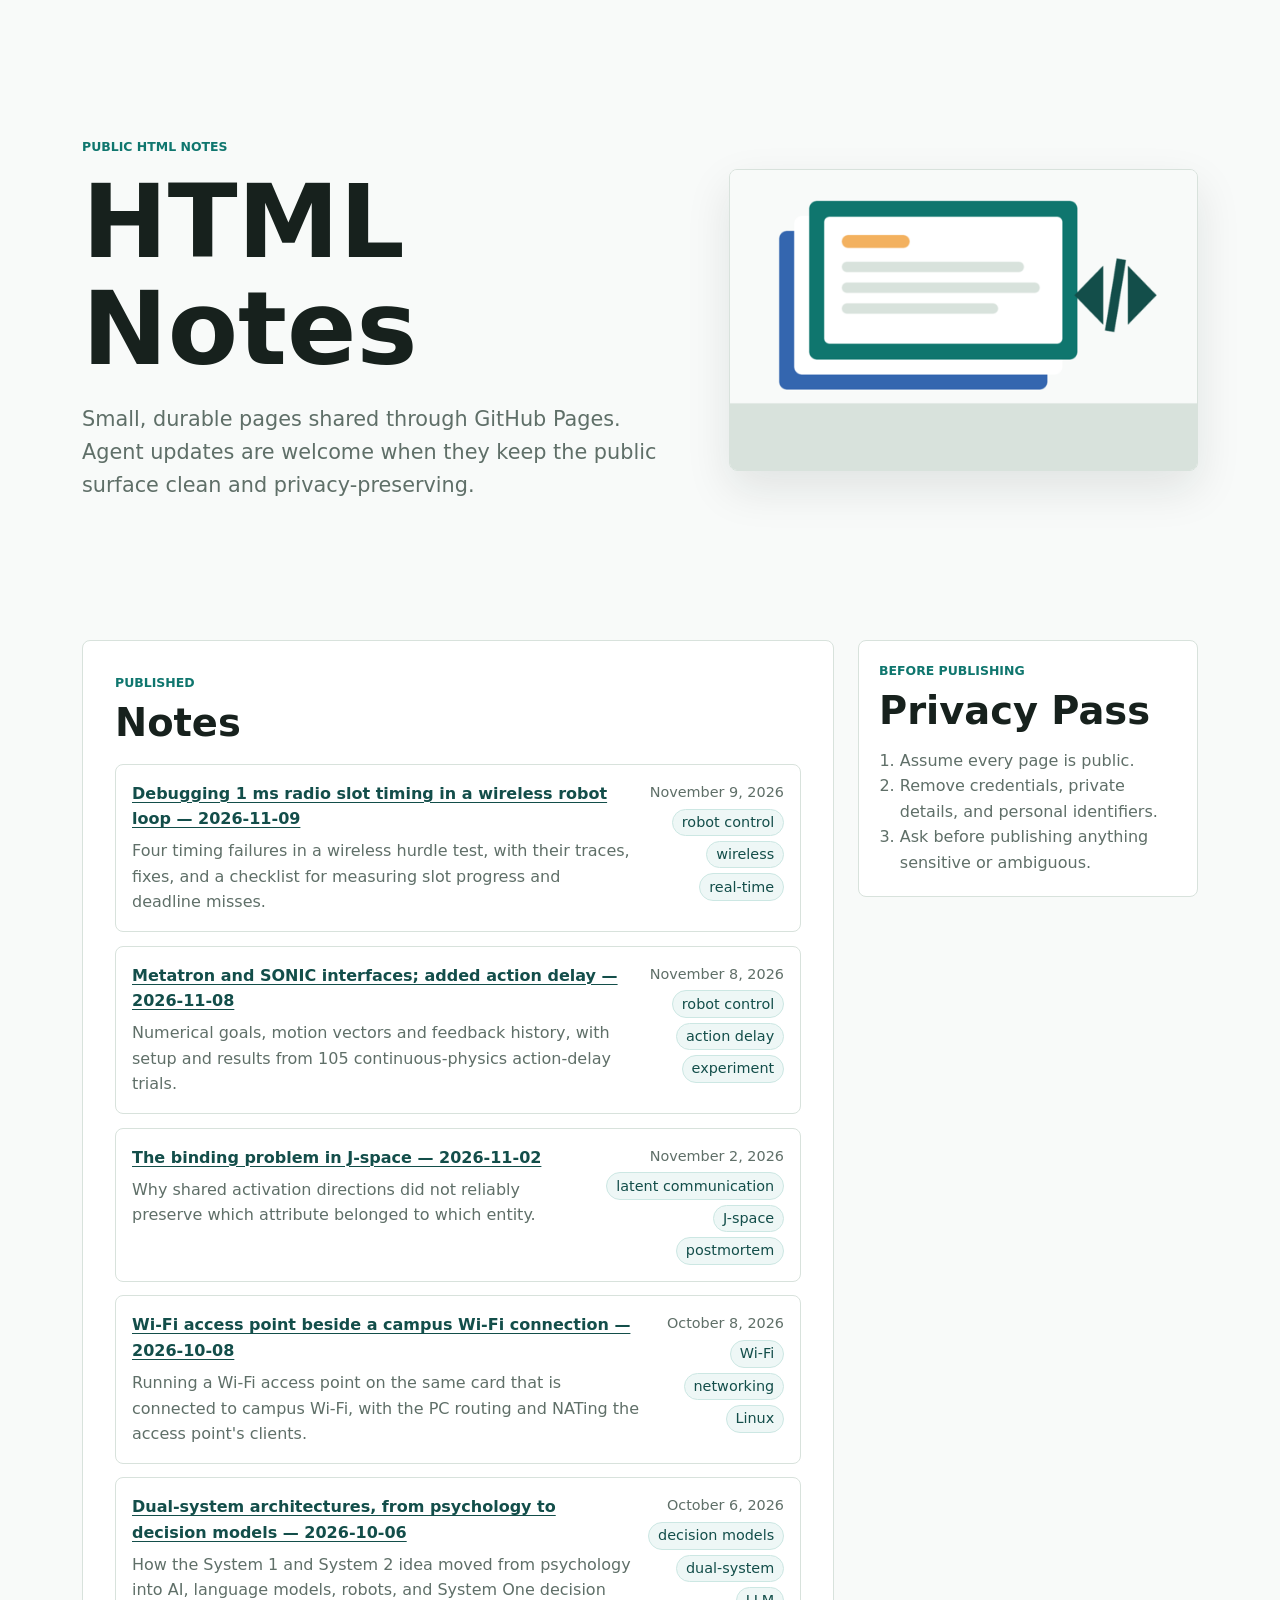
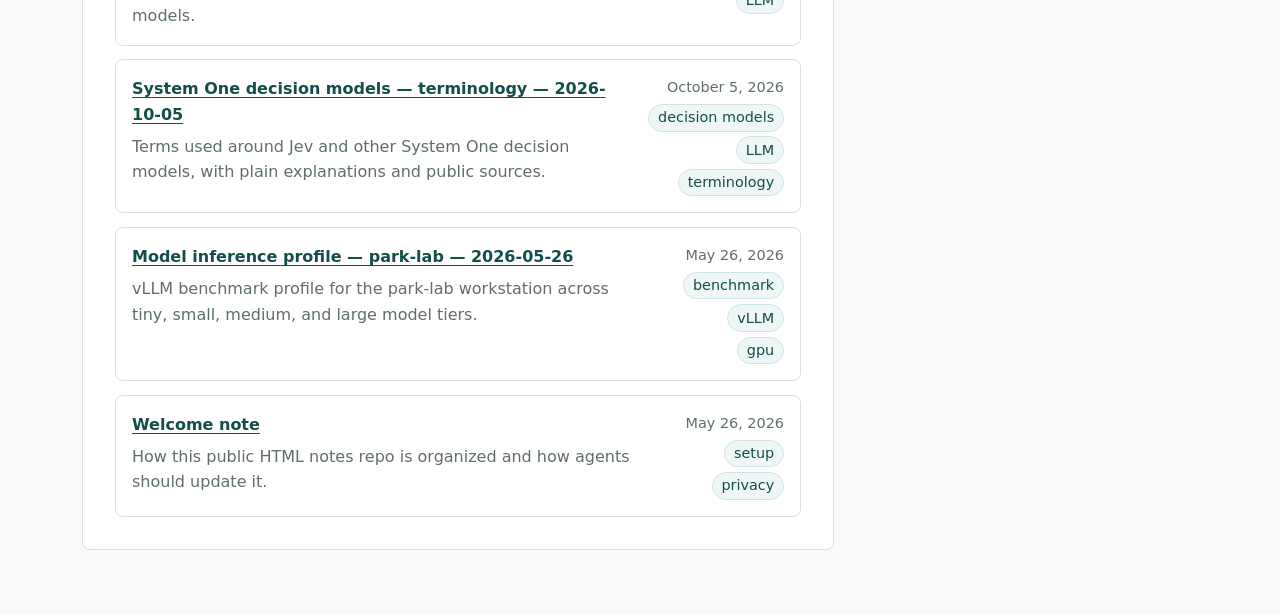
<file: index.html>
<!doctype html>
<html lang="en">
  <head>
    <meta charset="utf-8">
    <meta name="viewport" content="width=device-width, initial-scale=1">
    <title>HTML Notes</title>
    <meta
      name="description"
      content="A public collection of static HTML notes maintained by humans and agents."
    >
    <link rel="stylesheet" href="assets/styles.css">
  </head>
  <body>
    <header class="site-header">
      <div class="header-copy">
        <p class="eyebrow">Public HTML notes</p>
        <h1>HTML Notes</h1>
        <p class="intro">
          Small, durable pages shared through GitHub Pages. Agent updates are welcome
          when they keep the public surface clean and privacy-preserving.
        </p>
      </div>
      <img
        class="cover-art"
        src="assets/notes-cover.png"
        width="560"
        height="360"
        alt="Layered note cards with HTML brackets"
      >
    </header>

    <main class="page-shell">
      <section class="notes-section" aria-labelledby="notes-heading">
        <div class="section-heading">
          <p class="eyebrow">Published</p>
          <h2 id="notes-heading">Notes</h2>
        </div>

        <article class="note-card">
          <div>
            <a href="notes/debugging-radio-slot-timing-2026-11-09.html">Debugging 1 ms radio slot timing in a wireless robot loop &mdash; 2026-11-09</a>
            <p>Four timing failures in a wireless hurdle test, with their traces, fixes, and a checklist for measuring slot progress and deadline misses.</p>
          </div>
          <div class="note-meta">
            <time datetime="2026-11-09">November 9, 2026</time>
            <span>robot control</span><span>wireless</span><span>real-time</span>
          </div>
        </article>

        <article class="note-card">
          <div>
            <a href="notes/metatron-sonic-interfaces-action-delay-2026-11-08.html">Metatron and SONIC interfaces; added action delay &mdash; 2026-11-08</a>
            <p>Numerical goals, motion vectors and feedback history, with setup and results from 105 continuous-physics action-delay trials.</p>
          </div>
          <div class="note-meta">
            <time datetime="2026-11-08">November 8, 2026</time>
            <span>robot control</span><span>action delay</span><span>experiment</span>
          </div>
        </article>

        <article class="note-card">
          <div>
            <a href="notes/j-space-latent-communication-postmortem-2026-11-02.html">
              The binding problem in J-space &mdash; 2026-11-02
            </a>
            <p>
              Why shared activation directions did not reliably preserve which attribute
              belonged to which entity.
            </p>
          </div>
          <div class="note-meta">
            <time datetime="2026-11-02">November 2, 2026</time>
            <span>latent communication</span>
            <span>J-space</span>
            <span>postmortem</span>
          </div>
        </article>

        <article class="note-card">
          <div>
            <a href="notes/wifi-ap-beside-campus-wifi-2026-10-08.html">
              Wi-Fi access point beside a campus Wi-Fi connection &mdash; 2026-10-08
            </a>
            <p>
              Running a Wi-Fi access point on the same card that is connected to campus
              Wi-Fi, with the PC routing and NATing the access point's clients.
            </p>
          </div>
          <div class="note-meta">
            <time datetime="2026-10-08">October 8, 2026</time>
            <span>Wi-Fi</span>
            <span>networking</span>
            <span>Linux</span>
          </div>
        </article>

        <article class="note-card">
          <div>
            <a href="notes/dual-system-architectures-2026-10-06.html">
              Dual-system architectures, from psychology to decision models &mdash; 2026-10-06
            </a>
            <p>
              How the System 1 and System 2 idea moved from psychology into AI, language
              models, robots, and System One decision models.
            </p>
          </div>
          <div class="note-meta">
            <time datetime="2026-10-06">October 6, 2026</time>
            <span>decision models</span>
            <span>dual-system</span>
            <span>LLM</span>
          </div>
        </article>

        <article class="note-card">
          <div>
            <a href="notes/system-one-decision-models-terminology-2026-10-05.html">
              System One decision models &mdash; terminology &mdash; 2026-10-05
            </a>
            <p>
              Terms used around Jev and other System One decision models, with plain
              explanations and public sources.
            </p>
          </div>
          <div class="note-meta">
            <time datetime="2026-10-05">October 5, 2026</time>
            <span>decision models</span>
            <span>LLM</span>
            <span>terminology</span>
          </div>
        </article>

        <article class="note-card">
          <div>
            <a href="notes/model-inference-profile-park-lab-2026-05-26.html">
              Model inference profile &mdash; park-lab &mdash; 2026-05-26
            </a>
            <p>
              vLLM benchmark profile for the park-lab workstation across tiny,
              small, medium, and large model tiers.
            </p>
          </div>
          <div class="note-meta">
            <time datetime="2026-05-26">May 26, 2026</time>
            <span>benchmark</span>
            <span>vLLM</span>
            <span>gpu</span>
          </div>
        </article>

        <article class="note-card">
          <div>
            <a href="notes/welcome.html">Welcome note</a>
            <p>
              How this public HTML notes repo is organized and how agents should
              update it.
            </p>
          </div>
          <div class="note-meta">
            <time datetime="2026-05-26">May 26, 2026</time>
            <span>setup</span>
            <span>privacy</span>
          </div>
        </article>
      </section>

      <aside class="rules-panel" aria-labelledby="rules-heading">
        <p class="eyebrow">Before publishing</p>
        <h2 id="rules-heading">Privacy Pass</h2>
        <ol>
          <li>Assume every page is public.</li>
          <li>Remove credentials, private details, and personal identifiers.</li>
          <li>Ask before publishing anything sensitive or ambiguous.</li>
        </ol>
      </aside>
    </main>
  </body>
</html>
</file>
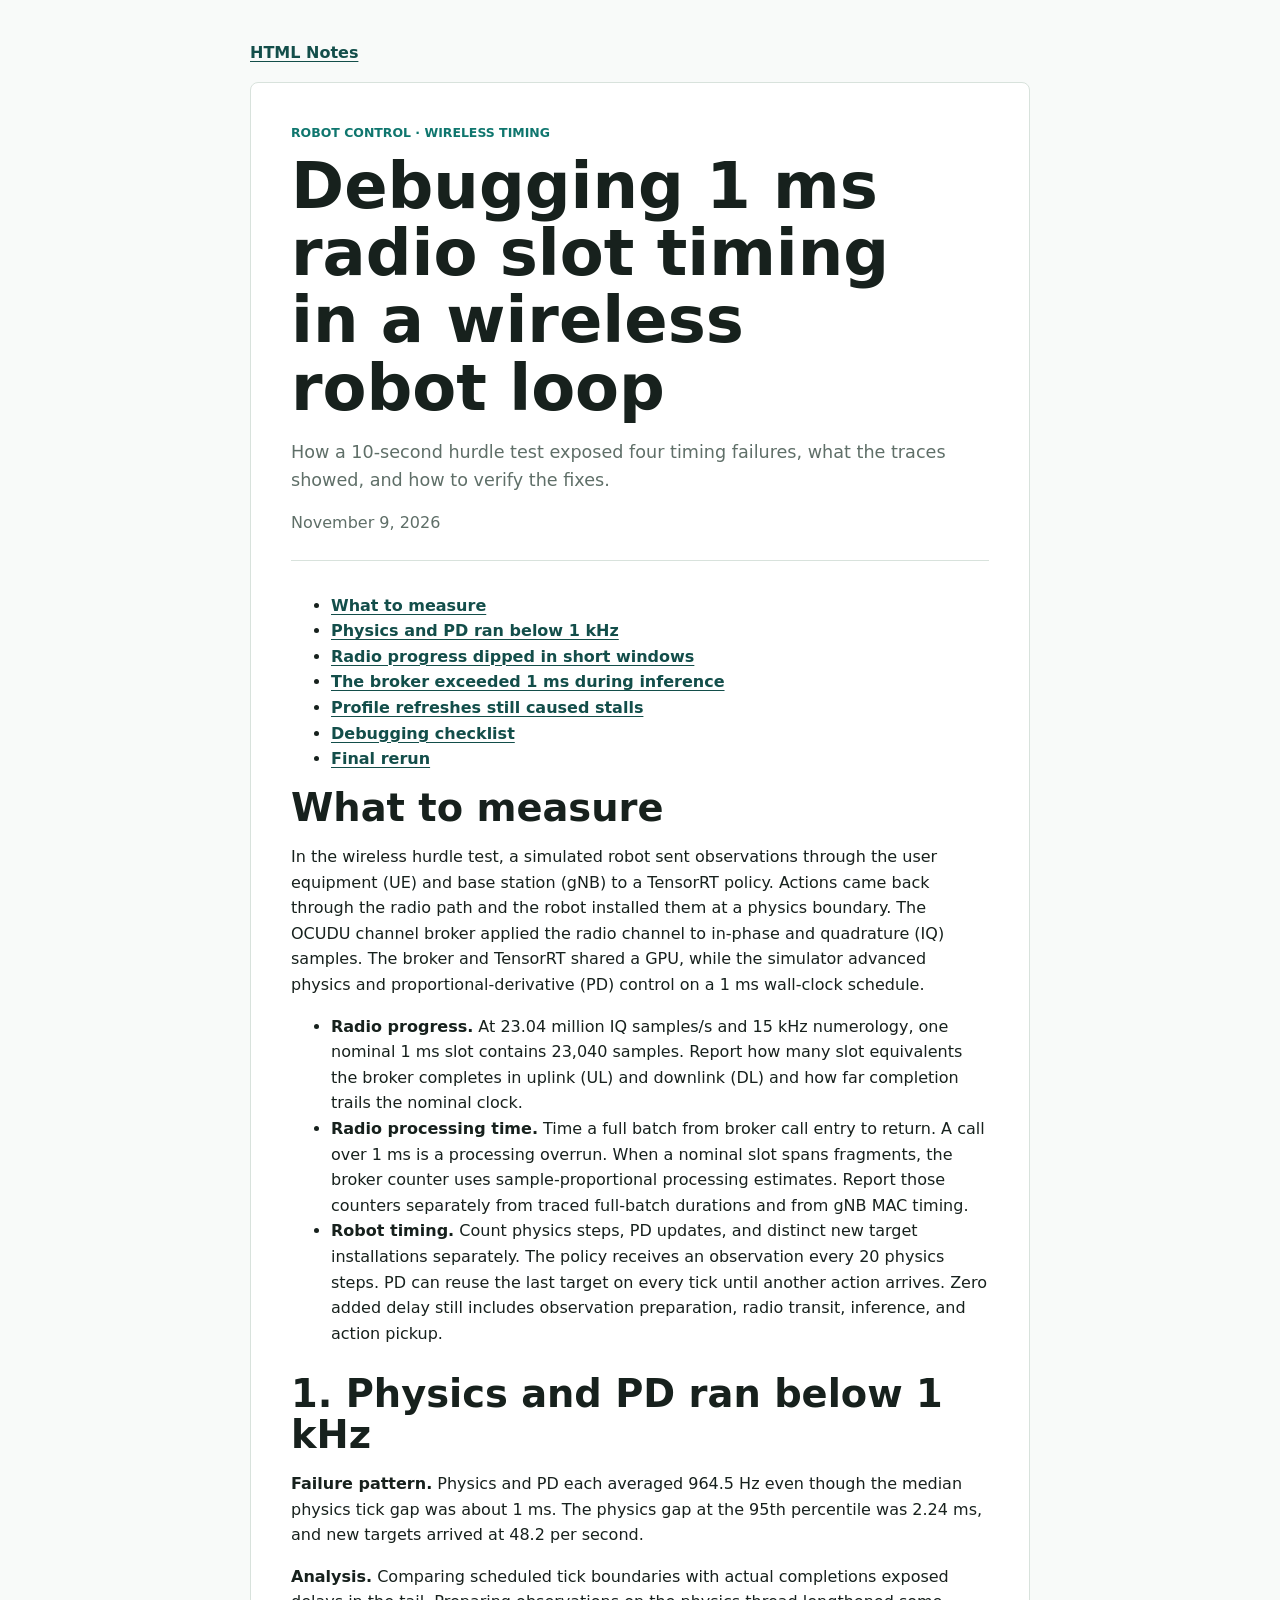
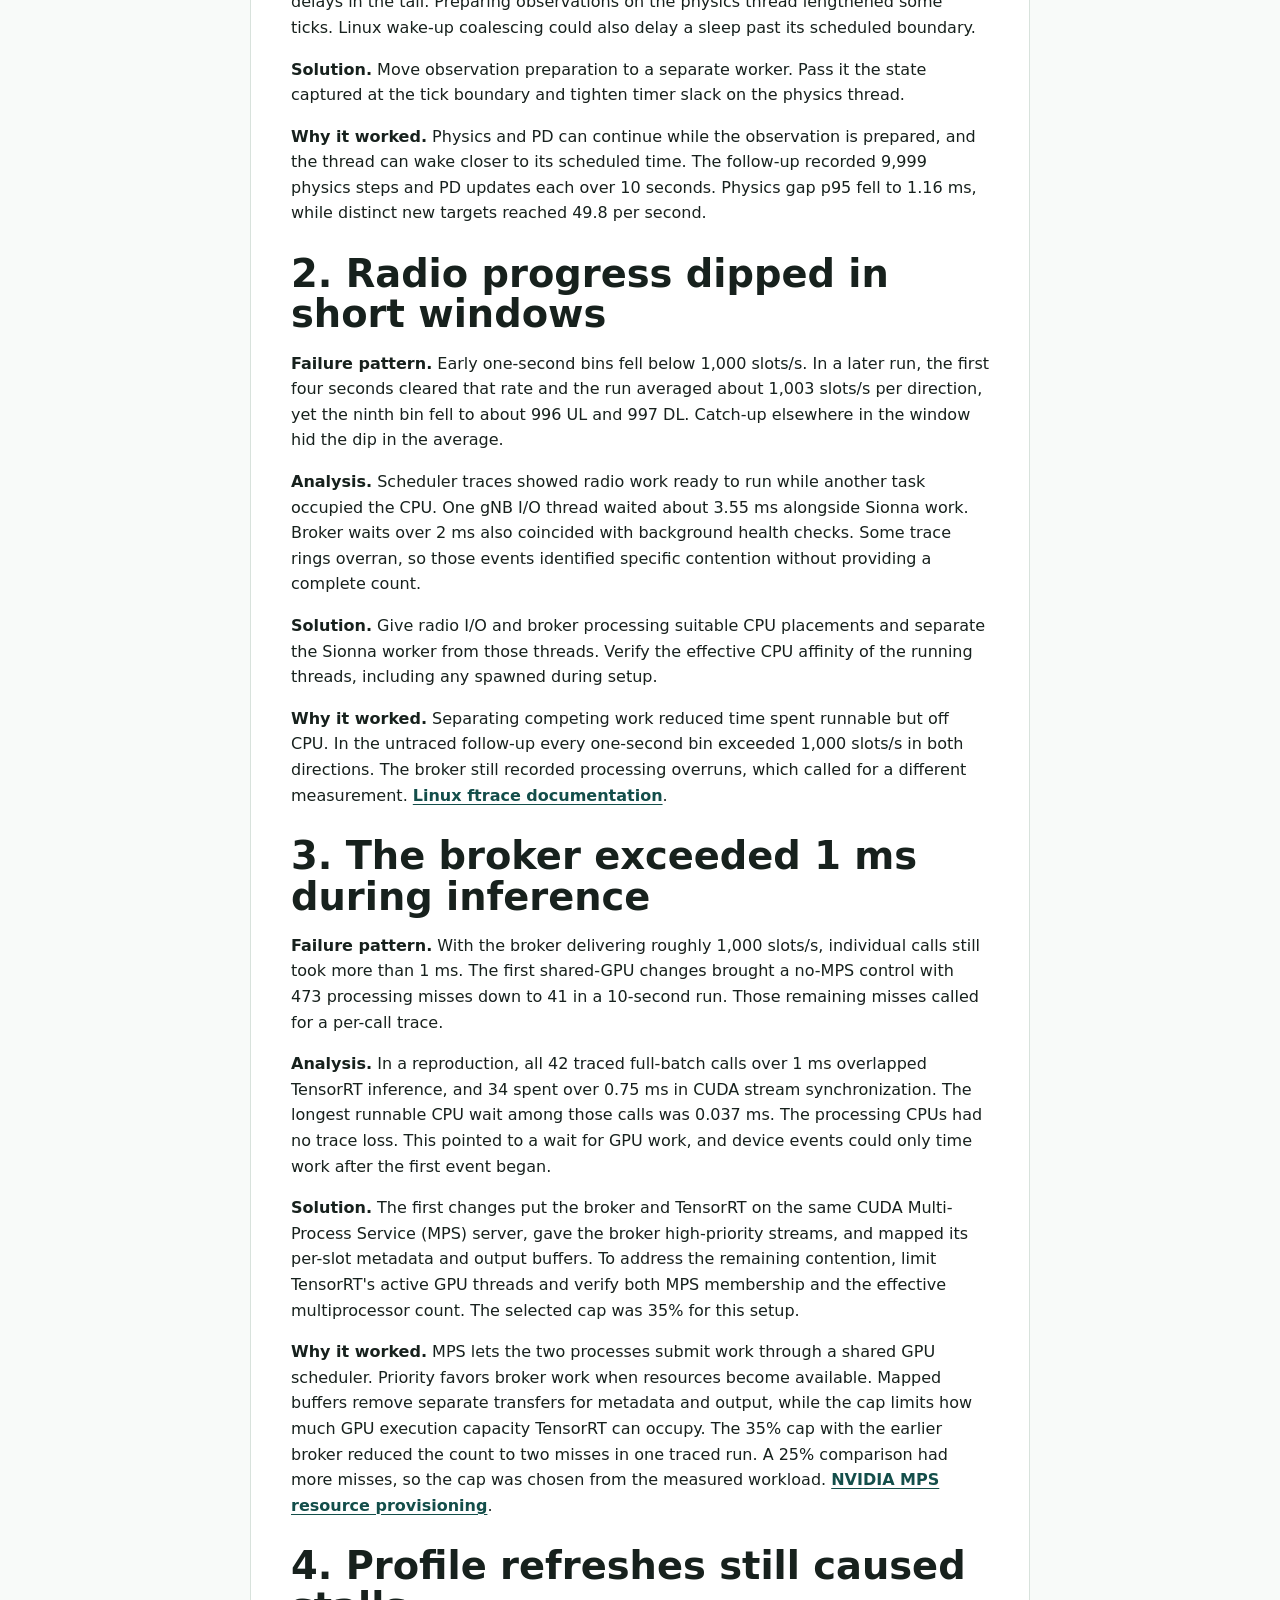
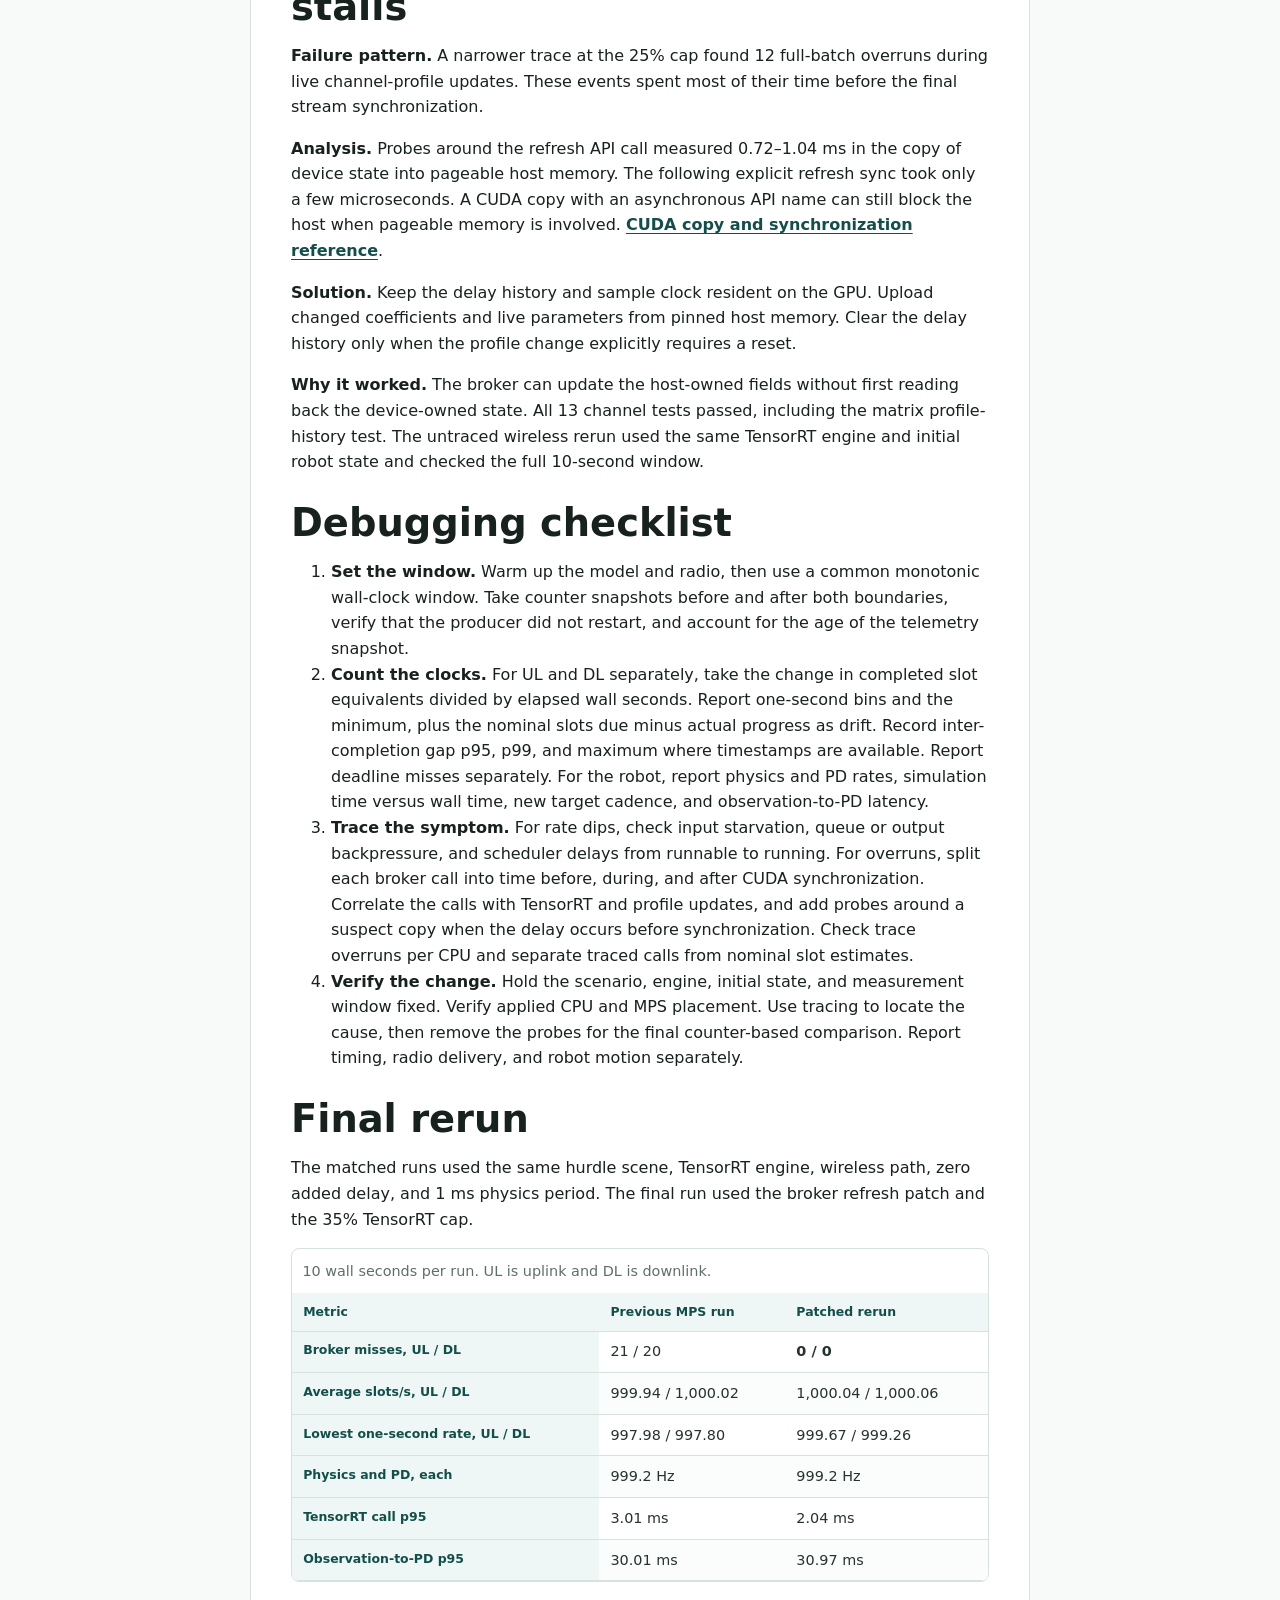
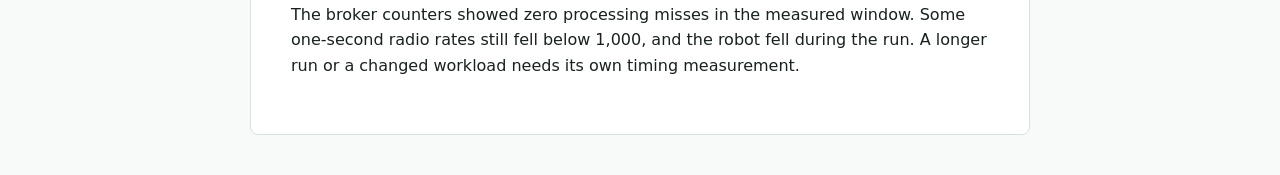
<file: notes/debugging-radio-slot-timing-2026-11-09.html>
<!doctype html>
<html lang="en">
<head>
  <meta charset="utf-8">
  <meta name="viewport" content="width=device-width, initial-scale=1">
  <title>Debugging 1 ms radio slot timing in a wireless robot loop — 2026-11-09 | HTML Notes</title>
  <meta name="description" content="A case study and checklist for debugging radio slot progress, processing deadlines, and physics cadence in a wireless robot loop.">
  <link rel="stylesheet" href="../assets/styles.css">
</head>
<body>
<main class="note-page">
  <nav class="note-nav" aria-label="Site"><a href="../index.html">HTML Notes</a></nav>
  <article class="note-article control-note">
    <header>
      <p class="eyebrow">Robot control · wireless timing</p>
      <h1>Debugging 1 ms radio slot timing in a wireless robot loop</h1>
      <p class="note-dek">How a 10-second hurdle test exposed four timing failures, what the traces showed, and how to verify the fixes.</p>
      <time datetime="2026-11-09">November 9, 2026</time>
    </header>

    <nav aria-label="Note contents">
      <ul>
        <li><a href="#clocks">What to measure</a></li>
        <li><a href="#physics">Physics and PD ran below 1 kHz</a></li>
        <li><a href="#progress">Radio progress dipped in short windows</a></li>
        <li><a href="#contention">The broker exceeded 1 ms during inference</a></li>
        <li><a href="#refresh">Profile refreshes still caused stalls</a></li>
        <li><a href="#checklist">Debugging checklist</a></li>
        <li><a href="#result">Final rerun</a></li>
      </ul>
    </nav>

    <section id="clocks">
      <h2>What to measure</h2>
      <p>In the wireless hurdle test, a simulated robot sent observations through the user equipment (UE) and base station (gNB) to a TensorRT policy. Actions came back through the radio path and the robot installed them at a physics boundary. The OCUDU channel broker applied the radio channel to in-phase and quadrature (IQ) samples. The broker and TensorRT shared a GPU, while the simulator advanced physics and proportional-derivative (PD) control on a 1 ms wall-clock schedule.</p>
      <ul>
        <li><strong>Radio progress.</strong> At 23.04 million IQ samples/s and 15 kHz numerology, one nominal 1 ms slot contains 23,040 samples. Report how many slot equivalents the broker completes in uplink (UL) and downlink (DL) and how far completion trails the nominal clock.</li>
        <li><strong>Radio processing time.</strong> Time a full batch from broker call entry to return. A call over 1 ms is a processing overrun. When a nominal slot spans fragments, the broker counter uses sample-proportional processing estimates. Report those counters separately from traced full-batch durations and from gNB MAC timing.</li>
        <li><strong>Robot timing.</strong> Count physics steps, PD updates, and distinct new target installations separately. The policy receives an observation every 20 physics steps. PD can reuse the last target on every tick until another action arrives. Zero added delay still includes observation preparation, radio transit, inference, and action pickup.</li>
      </ul>
    </section>

    <section id="physics">
      <h2>1. Physics and PD ran below 1 kHz</h2>
      <p><strong>Failure pattern.</strong> Physics and PD each averaged 964.5 Hz even though the median physics tick gap was about 1 ms. The physics gap at the 95th percentile was 2.24 ms, and new targets arrived at 48.2 per second.</p>
      <p><strong>Analysis.</strong> Comparing scheduled tick boundaries with actual completions exposed delays in the tail. Preparing observations on the physics thread lengthened some ticks. Linux wake-up coalescing could also delay a sleep past its scheduled boundary.</p>
      <p><strong>Solution.</strong> Move observation preparation to a separate worker. Pass it the state captured at the tick boundary and tighten timer slack on the physics thread.</p>
      <p><strong>Why it worked.</strong> Physics and PD can continue while the observation is prepared, and the thread can wake closer to its scheduled time. The follow-up recorded 9,999 physics steps and PD updates each over 10 seconds. Physics gap p95 fell to 1.16 ms, while distinct new targets reached 49.8 per second.</p>
    </section>

    <section id="progress">
      <h2>2. Radio progress dipped in short windows</h2>
      <p><strong>Failure pattern.</strong> Early one-second bins fell below 1,000 slots/s. In a later run, the first four seconds cleared that rate and the run averaged about 1,003 slots/s per direction, yet the ninth bin fell to about 996 UL and 997 DL. Catch-up elsewhere in the window hid the dip in the average.</p>
      <p><strong>Analysis.</strong> Scheduler traces showed radio work ready to run while another task occupied the CPU. One gNB I/O thread waited about 3.55 ms alongside Sionna work. Broker waits over 2 ms also coincided with background health checks. Some trace rings overran, so those events identified specific contention without providing a complete count.</p>
      <p><strong>Solution.</strong> Give radio I/O and broker processing suitable CPU placements and separate the Sionna worker from those threads. Verify the effective CPU affinity of the running threads, including any spawned during setup.</p>
      <p><strong>Why it worked.</strong> Separating competing work reduced time spent runnable but off CPU. In the untraced follow-up every one-second bin exceeded 1,000 slots/s in both directions. The broker still recorded processing overruns, which called for a different measurement. <a href="https://docs.kernel.org/trace/ftrace.html">Linux ftrace documentation</a>.</p>
    </section>

    <section id="contention">
      <h2>3. The broker exceeded 1 ms during inference</h2>
      <p><strong>Failure pattern.</strong> With the broker delivering roughly 1,000 slots/s, individual calls still took more than 1 ms. The first shared-GPU changes brought a no-MPS control with 473 processing misses down to 41 in a 10-second run. Those remaining misses called for a per-call trace.</p>
      <p><strong>Analysis.</strong> In a reproduction, all 42 traced full-batch calls over 1 ms overlapped TensorRT inference, and 34 spent over 0.75 ms in CUDA stream synchronization. The longest runnable CPU wait among those calls was 0.037 ms. The processing CPUs had no trace loss. This pointed to a wait for GPU work, and device events could only time work after the first event began.</p>
      <p><strong>Solution.</strong> The first changes put the broker and TensorRT on the same CUDA Multi-Process Service (MPS) server, gave the broker high-priority streams, and mapped its per-slot metadata and output buffers. To address the remaining contention, limit TensorRT's active GPU threads and verify both MPS membership and the effective multiprocessor count. The selected cap was 35% for this setup.</p>
      <p><strong>Why it worked.</strong> MPS lets the two processes submit work through a shared GPU scheduler. Priority favors broker work when resources become available. Mapped buffers remove separate transfers for metadata and output, while the cap limits how much GPU execution capacity TensorRT can occupy. The 35% cap with the earlier broker reduced the count to two misses in one traced run. A 25% comparison had more misses, so the cap was chosen from the measured workload. <a href="https://docs.nvidia.com/deploy/mps/when-to-use-mps.html#dynamic-execution-resource-provisioning">NVIDIA MPS resource provisioning</a>.</p>
    </section>

    <section id="refresh">
      <h2>4. Profile refreshes still caused stalls</h2>
      <p><strong>Failure pattern.</strong> A narrower trace at the 25% cap found 12 full-batch overruns during live channel-profile updates. These events spent most of their time before the final stream synchronization.</p>
      <p><strong>Analysis.</strong> Probes around the refresh API call measured 0.72–1.04 ms in the copy of device state into pageable host memory. The following explicit refresh sync took only a few microseconds. A CUDA copy with an asynchronous API name can still block the host when pageable memory is involved. <a href="https://docs.nvidia.com/cuda/cuda-runtime-api/api-sync-behavior.html">CUDA copy and synchronization reference</a>.</p>
      <p><strong>Solution.</strong> Keep the delay history and sample clock resident on the GPU. Upload changed coefficients and live parameters from pinned host memory. Clear the delay history only when the profile change explicitly requires a reset.</p>
      <p><strong>Why it worked.</strong> The broker can update the host-owned fields without first reading back the device-owned state. All 13 channel tests passed, including the matrix profile-history test. The untraced wireless rerun used the same TensorRT engine and initial robot state and checked the full 10-second window.</p>
    </section>

    <section id="checklist">
      <h2>Debugging checklist</h2>
      <ol>
        <li><strong>Set the window.</strong> Warm up the model and radio, then use a common monotonic wall-clock window. Take counter snapshots before and after both boundaries, verify that the producer did not restart, and account for the age of the telemetry snapshot.</li>
        <li><strong>Count the clocks.</strong> For UL and DL separately, take the change in completed slot equivalents divided by elapsed wall seconds. Report one-second bins and the minimum, plus the nominal slots due minus actual progress as drift. Record inter-completion gap p95, p99, and maximum where timestamps are available. Report deadline misses separately. For the robot, report physics and PD rates, simulation time versus wall time, new target cadence, and observation-to-PD latency.</li>
        <li><strong>Trace the symptom.</strong> For rate dips, check input starvation, queue or output backpressure, and scheduler delays from runnable to running. For overruns, split each broker call into time before, during, and after CUDA synchronization. Correlate the calls with TensorRT and profile updates, and add probes around a suspect copy when the delay occurs before synchronization. Check trace overruns per CPU and separate traced calls from nominal slot estimates.</li>
        <li><strong>Verify the change.</strong> Hold the scenario, engine, initial state, and measurement window fixed. Verify applied CPU and MPS placement. Use tracing to locate the cause, then remove the probes for the final counter-based comparison. Report timing, radio delivery, and robot motion separately.</li>
      </ol>
    </section>

    <section id="result">
      <h2>Final rerun</h2>
      <p>The matched runs used the same hurdle scene, TensorRT engine, wireless path, zero added delay, and 1 ms physics period. The final run used the broker refresh patch and the 35% TensorRT cap.</p>
      <div class="table-wrap">
        <table class="compact-table">
          <caption>10 wall seconds per run. UL is uplink and DL is downlink.</caption>
          <thead><tr><th scope="col">Metric</th><th scope="col">Previous MPS run</th><th scope="col">Patched rerun</th></tr></thead>
          <tbody>
            <tr><th scope="row">Broker misses, UL / DL</th><td>21 / 20</td><td><strong>0 / 0</strong></td></tr>
            <tr><th scope="row">Average slots/s, UL / DL</th><td>999.94 / 1,000.02</td><td>1,000.04 / 1,000.06</td></tr>
            <tr><th scope="row">Lowest one-second rate, UL / DL</th><td>997.98 / 997.80</td><td>999.67 / 999.26</td></tr>
            <tr><th scope="row">Physics and PD, each</th><td>999.2 Hz</td><td>999.2 Hz</td></tr>
            <tr><th scope="row">TensorRT call p95</th><td>3.01 ms</td><td>2.04 ms</td></tr>
            <tr><th scope="row">Observation-to-PD p95</th><td>30.01 ms</td><td>30.97 ms</td></tr>
          </tbody>
        </table>
      </div>
      <p>The broker counters showed zero processing misses in the measured window. Some one-second radio rates still fell below 1,000, and the robot fell during the run. A longer run or a changed workload needs its own timing measurement.</p>
    </section>
  </article>
</main>
</body>
</html>
</file>
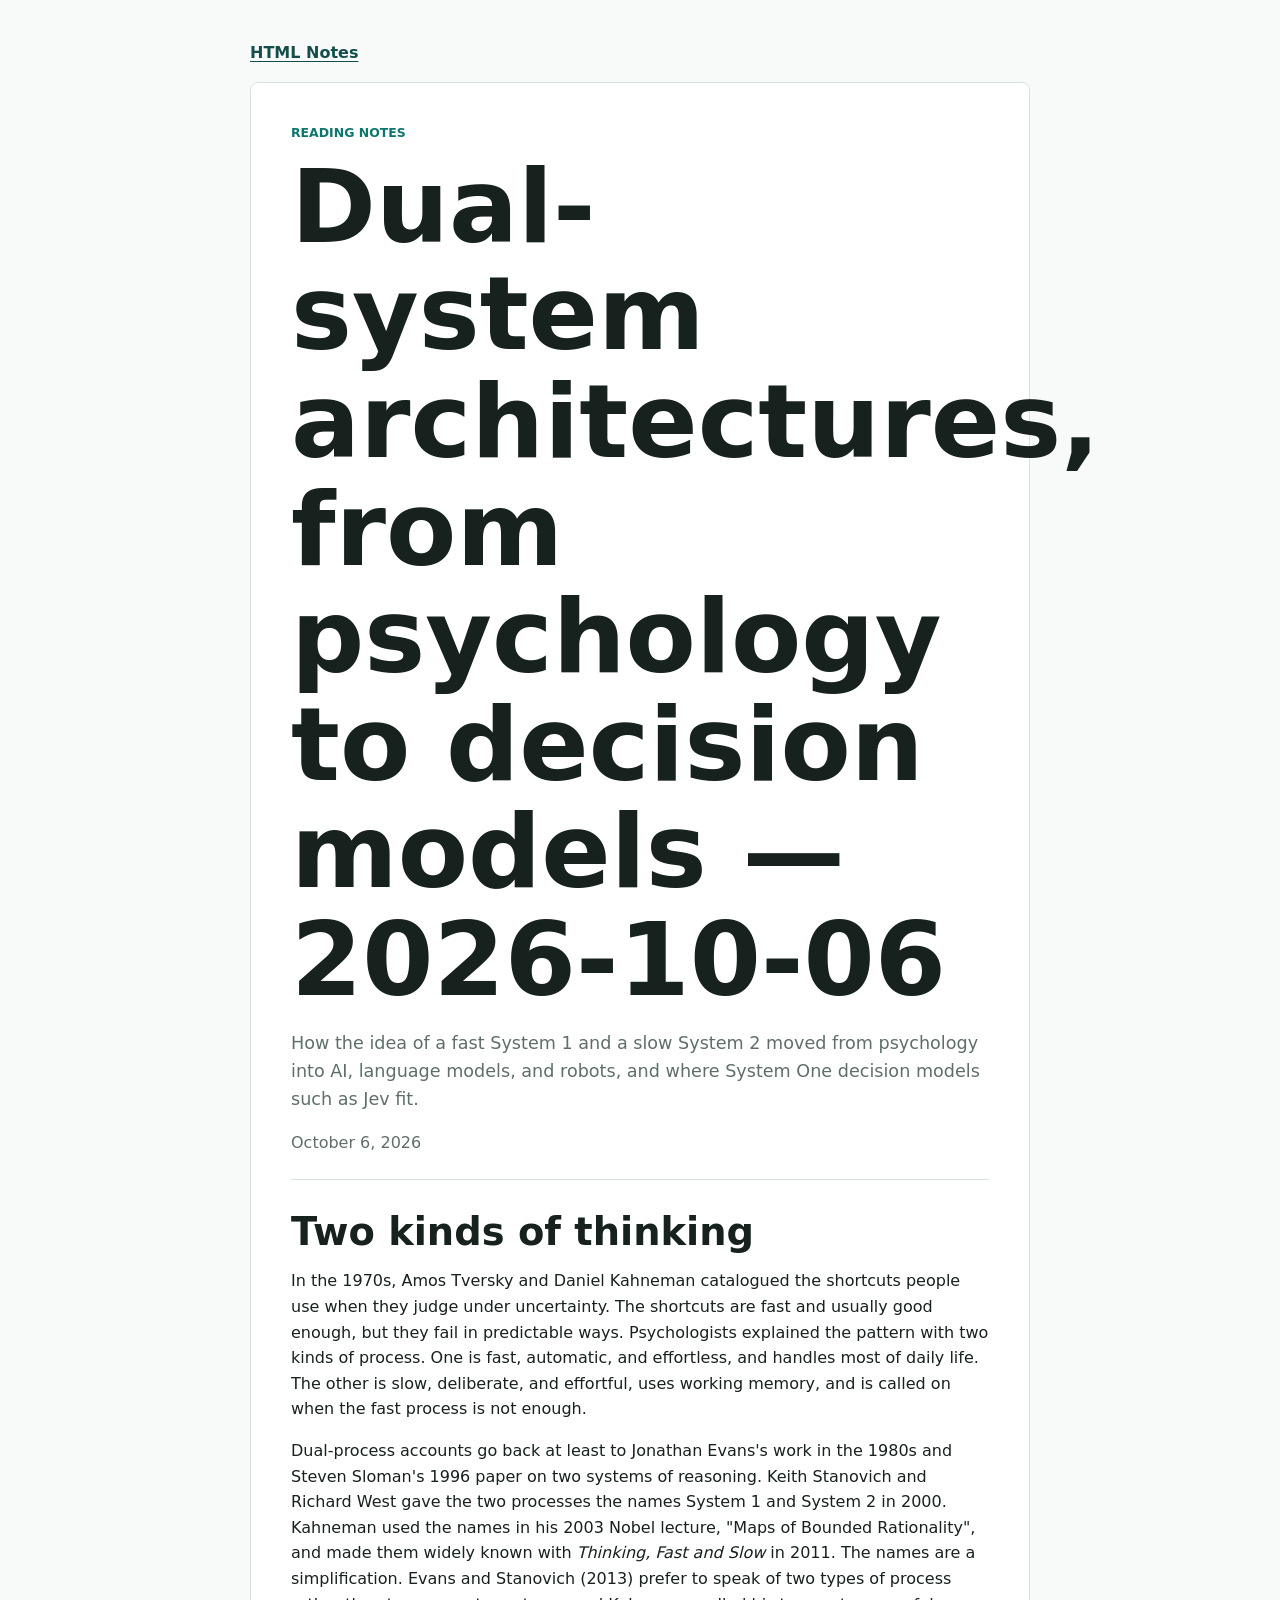
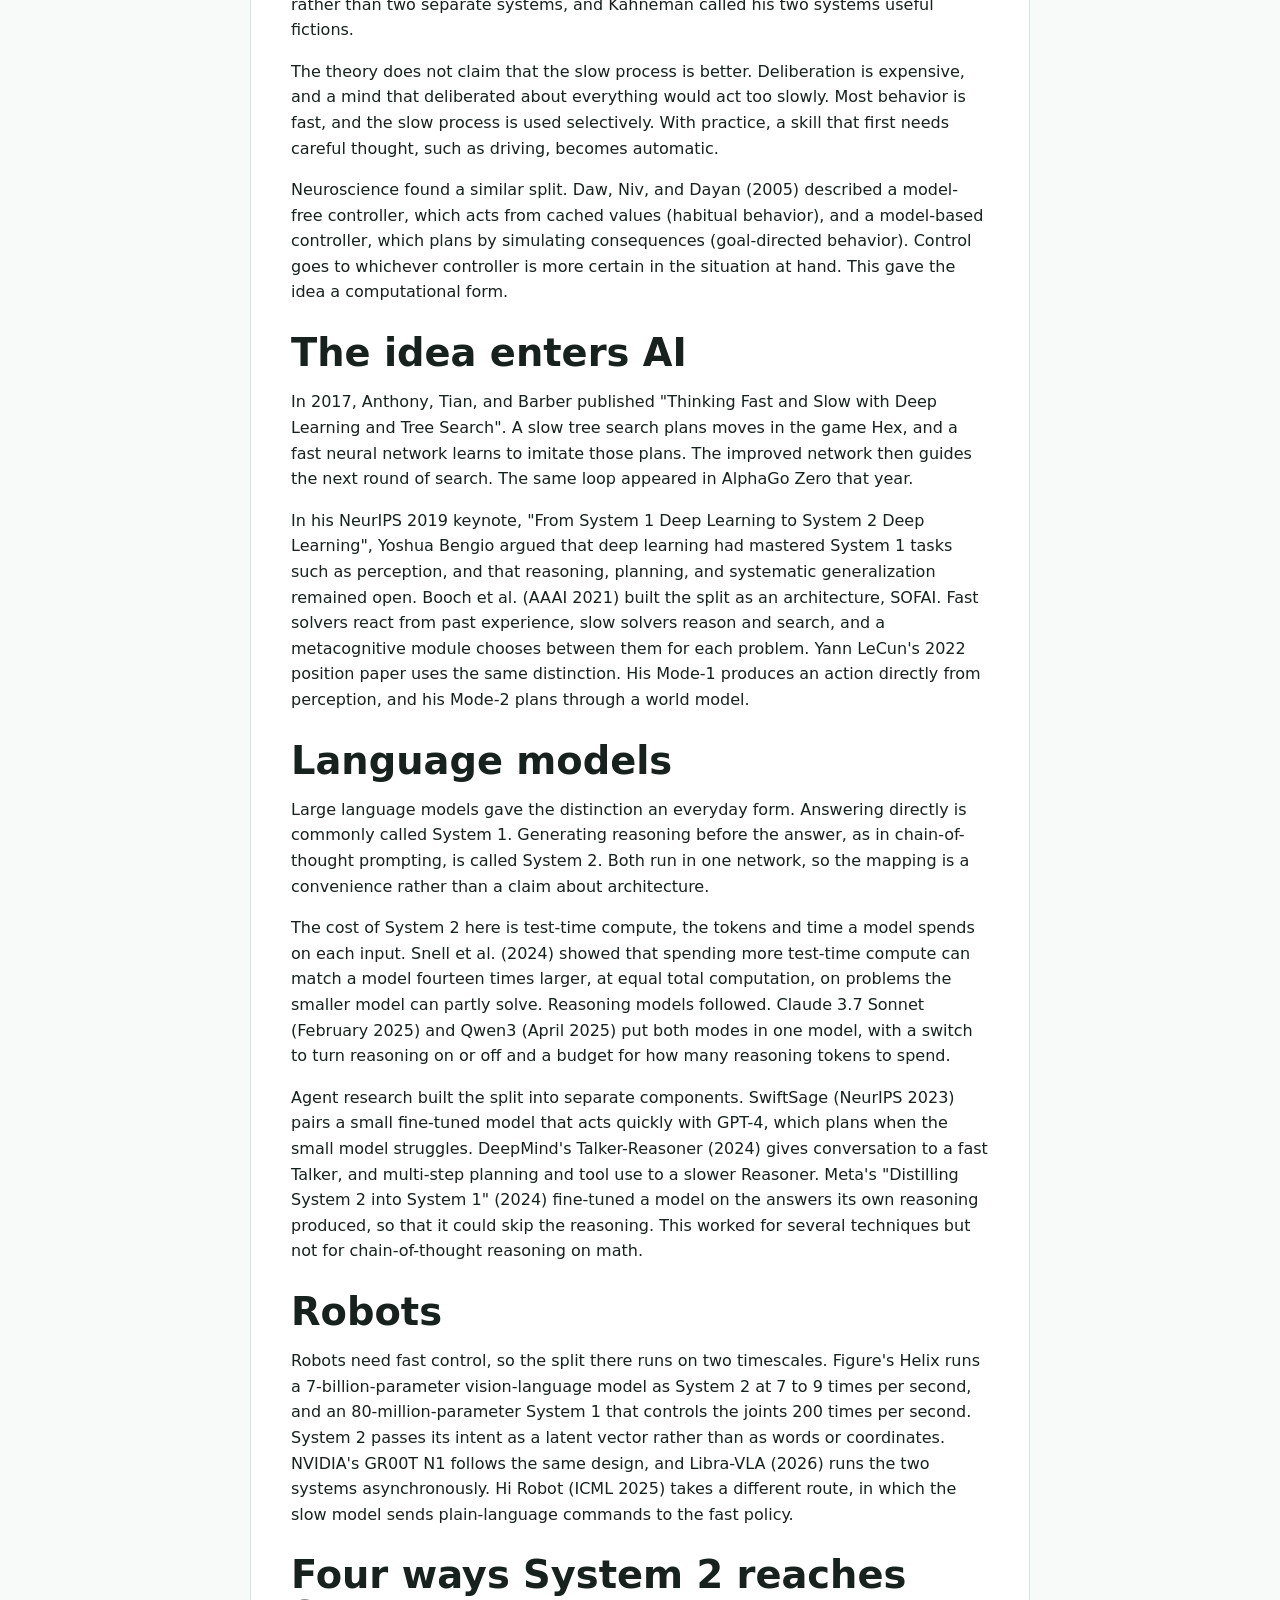
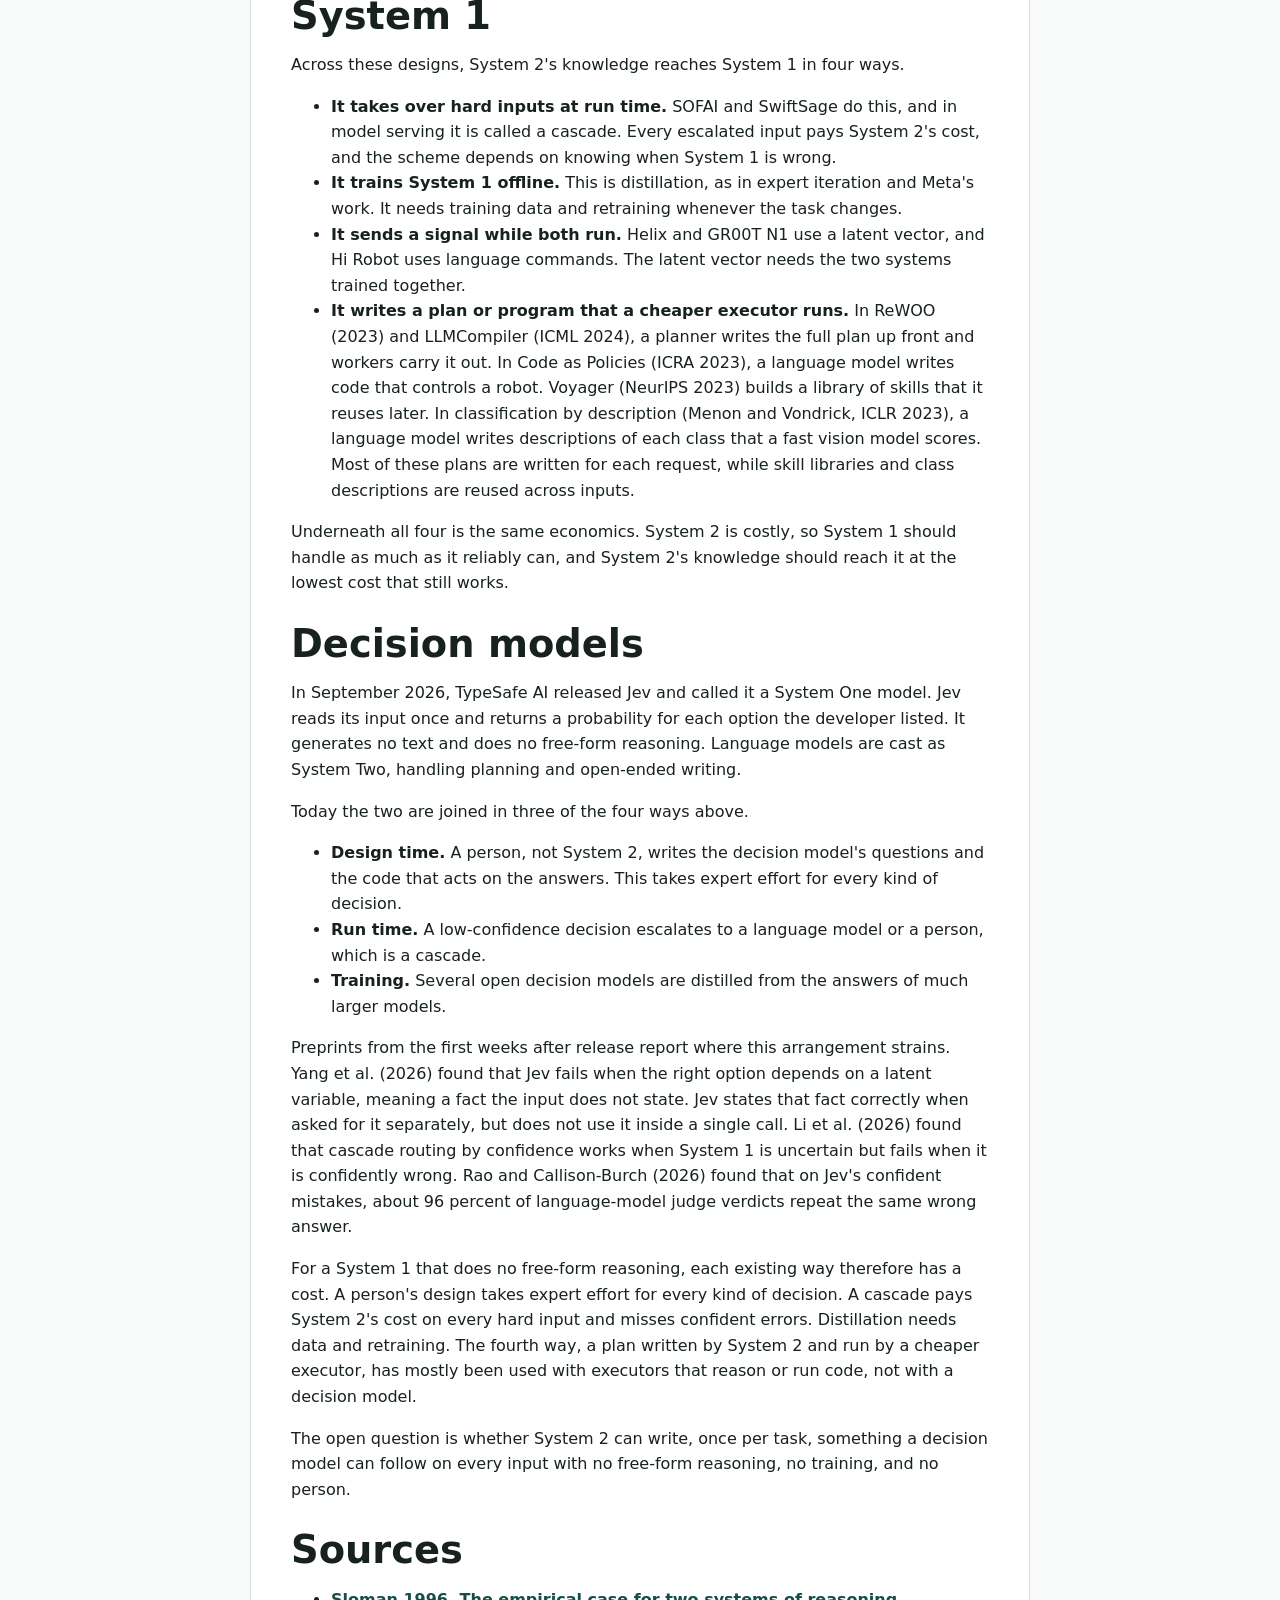
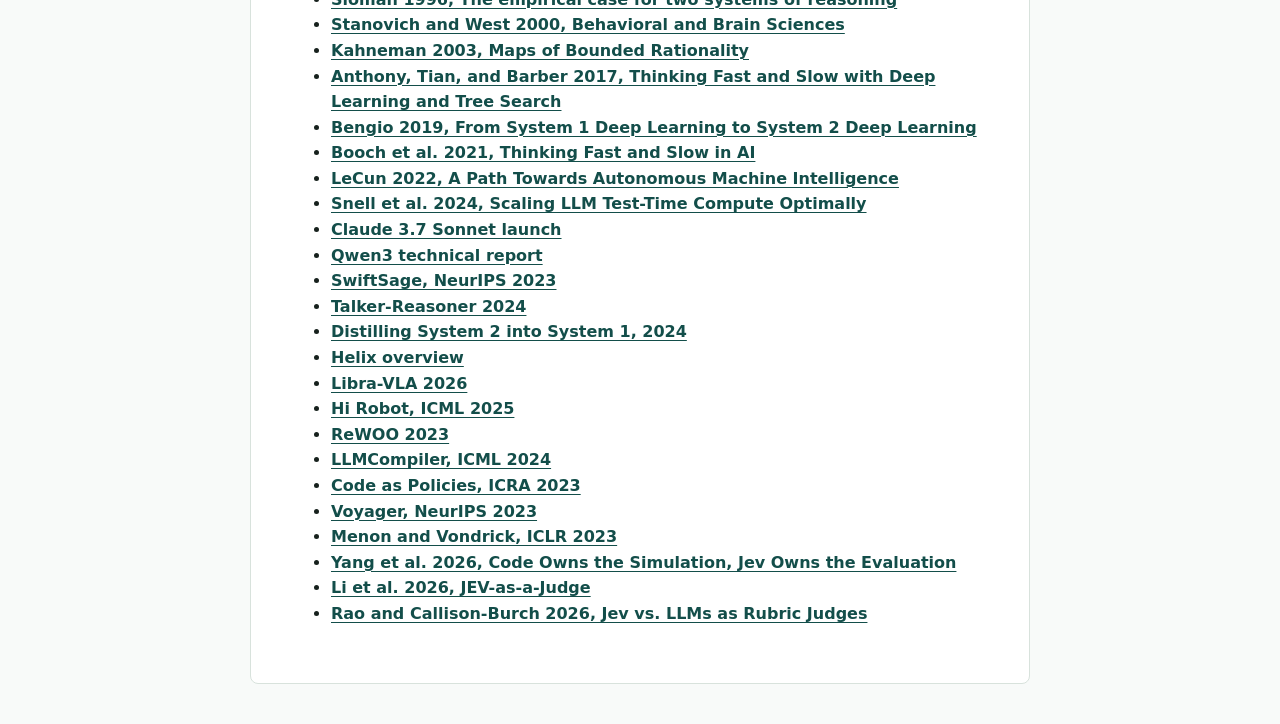
<file: notes/dual-system-architectures-2026-10-06.html>
<!doctype html>
<html lang="en">
  <head>
    <meta charset="utf-8">
    <meta name="viewport" content="width=device-width, initial-scale=1">
    <title>Dual-system architectures, from psychology to decision models &mdash; 2026-10-06 | HTML Notes</title>
    <meta
      name="description"
      content="How the System 1 and System 2 idea moved from psychology into AI, language models, robots, and System One decision models."
    >
    <link rel="stylesheet" href="../assets/styles.css">
  </head>
  <body>
    <main class="note-page">
      <nav class="note-nav" aria-label="Site">
        <a href="../index.html">HTML Notes</a>
      </nav>

      <article class="note-article">
        <header>
          <p class="eyebrow">Reading notes</p>
          <h1>Dual-system architectures, from psychology to decision models &mdash; 2026-10-06</h1>
          <p class="note-dek">
            How the idea of a fast System 1 and a slow System 2 moved from psychology
            into AI, language models, and robots, and where System One decision models
            such as Jev fit.
          </p>
          <time datetime="2026-10-06">October 6, 2026</time>
        </header>

        <section>
          <h2>Two kinds of thinking</h2>
          <p>
            In the 1970s, Amos Tversky and Daniel Kahneman catalogued the shortcuts people
            use when they judge under uncertainty. The shortcuts are fast and usually good
            enough, but they fail in predictable ways. Psychologists explained the pattern
            with two kinds of process. One is fast, automatic, and effortless, and handles
            most of daily life. The other is slow, deliberate, and effortful, uses working
            memory, and is called on when the fast process is not enough.
          </p>
          <p>
            Dual-process accounts go back at least to Jonathan Evans's work in the 1980s
            and Steven Sloman's 1996 paper on two systems of reasoning. Keith Stanovich and
            Richard West gave the two processes the names System 1 and System 2 in 2000.
            Kahneman used the names in his 2003 Nobel lecture, "Maps of Bounded
            Rationality", and made them widely known with <em>Thinking, Fast and Slow</em>
            in 2011. The names are a simplification. Evans and Stanovich (2013) prefer to
            speak of two types of process rather than two separate systems, and Kahneman
            called his two systems useful fictions.
          </p>
          <p>
            The theory does not claim that the slow process is better. Deliberation is
            expensive, and a mind that deliberated about everything would act too slowly.
            Most behavior is fast, and the slow process is used selectively. With practice,
            a skill that first needs careful thought, such as driving, becomes automatic.
          </p>
          <p>
            Neuroscience found a similar split. Daw, Niv, and Dayan (2005) described a
            model-free controller, which acts from cached values (habitual behavior), and a
            model-based controller, which plans by simulating consequences (goal-directed
            behavior). Control goes to whichever controller is more certain in the
            situation at hand. This gave the idea a computational form.
          </p>
        </section>

        <section>
          <h2>The idea enters AI</h2>
          <p>
            In 2017, Anthony, Tian, and Barber published "Thinking Fast and Slow with Deep
            Learning and Tree Search". A slow tree search plans moves in the game Hex, and
            a fast neural network learns to imitate those plans. The improved network then
            guides the next round of search. The same loop appeared in AlphaGo Zero that
            year.
          </p>
          <p>
            In his NeurIPS 2019 keynote, "From System 1 Deep Learning to System 2 Deep
            Learning", Yoshua Bengio argued that deep learning had mastered System 1 tasks
            such as perception, and that reasoning, planning, and systematic generalization
            remained open. Booch et al. (AAAI 2021) built the split as an architecture,
            SOFAI. Fast solvers react from past experience, slow solvers reason and search,
            and a metacognitive module chooses between them for each problem. Yann LeCun's
            2022 position paper uses the same distinction. His Mode-1 produces an action
            directly from perception, and his Mode-2 plans through a world model.
          </p>
        </section>

        <section>
          <h2>Language models</h2>
          <p>
            Large language models gave the distinction an everyday form. Answering
            directly is commonly called System 1. Generating reasoning before the answer,
            as in chain-of-thought prompting, is called System 2. Both run in one network,
            so the mapping is a convenience rather than a claim about architecture.
          </p>
          <p>
            The cost of System 2 here is test-time compute, the tokens and time a model
            spends on each input. Snell et al. (2024) showed that spending more test-time
            compute can match a model fourteen times larger, at equal total computation, on
            problems the smaller model can partly solve. Reasoning models followed. Claude
            3.7 Sonnet (February 2025) and Qwen3 (April 2025) put both modes in one model,
            with a switch to turn reasoning on or off and a budget for how many reasoning
            tokens to spend.
          </p>
          <p>
            Agent research built the split into separate components. SwiftSage (NeurIPS
            2023) pairs a small fine-tuned model that acts quickly with GPT-4, which plans
            when the small model struggles. DeepMind's Talker-Reasoner (2024) gives
            conversation to a fast Talker, and multi-step planning and tool use to a slower
            Reasoner. Meta's "Distilling System 2 into System 1" (2024) fine-tuned a model
            on the answers its own reasoning produced, so that it could skip the reasoning.
            This worked for several techniques but not for chain-of-thought reasoning on
            math.
          </p>
        </section>

        <section>
          <h2>Robots</h2>
          <p>
            Robots need fast control, so the split there runs on two timescales. Figure's
            Helix runs a 7-billion-parameter vision-language model as System 2 at 7 to 9
            times per second, and an 80-million-parameter System 1 that controls the joints
            200 times per second. System 2 passes its intent as a latent vector rather than
            as words or coordinates. NVIDIA's GR00T N1 follows the same design, and
            Libra-VLA (2026) runs the two systems asynchronously. Hi Robot (ICML 2025)
            takes a different route, in which the slow model sends plain-language commands
            to the fast policy.
          </p>
        </section>

        <section>
          <h2>Four ways System 2 reaches System 1</h2>
          <p>Across these designs, System 2's knowledge reaches System 1 in four ways.</p>
          <ul>
            <li><strong>It takes over hard inputs at run time.</strong> SOFAI and SwiftSage
              do this, and in model serving it is called a cascade. Every escalated input
              pays System 2's cost, and the scheme depends on knowing when System 1 is
              wrong.</li>
            <li><strong>It trains System 1 offline.</strong> This is distillation, as in
              expert iteration and Meta's work. It needs training data and retraining
              whenever the task changes.</li>
            <li><strong>It sends a signal while both run.</strong> Helix and GR00T N1 use a
              latent vector, and Hi Robot uses language commands. The latent vector needs
              the two systems trained together.</li>
            <li><strong>It writes a plan or program that a cheaper executor runs.</strong>
              In ReWOO (2023) and LLMCompiler (ICML 2024), a planner writes the full plan
              up front and workers carry it out. In Code as Policies (ICRA 2023), a
              language model writes code that controls a robot. Voyager (NeurIPS 2023)
              builds a library of skills that it reuses later. In classification by
              description (Menon and Vondrick, ICLR 2023), a language model writes
              descriptions of each class that a fast vision model scores. Most of these
              plans are written for each request, while skill libraries and class
              descriptions are reused across inputs.</li>
          </ul>
          <p>
            Underneath all four is the same economics. System 2 is costly, so System 1
            should handle as much as it reliably can, and System 2's knowledge should reach
            it at the lowest cost that still works.
          </p>
        </section>

        <section>
          <h2>Decision models</h2>
          <p>
            In September 2026, TypeSafe AI released Jev and called it a System One model.
            Jev reads its input once and returns a probability for each option the
            developer listed. It generates no text and does no free-form reasoning.
            Language models are cast as System Two, handling planning and open-ended
            writing.
          </p>
          <p>Today the two are joined in three of the four ways above.</p>
          <ul>
            <li><strong>Design time.</strong> A person, not System 2, writes the decision
              model's questions and the code that acts on the answers. This takes expert
              effort for every kind of decision.</li>
            <li><strong>Run time.</strong> A low-confidence decision escalates to a
              language model or a person, which is a cascade.</li>
            <li><strong>Training.</strong> Several open decision models are distilled from
              the answers of much larger models.</li>
          </ul>
          <p>
            Preprints from the first weeks after release report where this arrangement
            strains. Yang et al. (2026) found that Jev fails when the right option depends
            on a latent variable, meaning a fact the input does not state. Jev states that
            fact correctly when asked for it separately, but does not use it inside a
            single call. Li et al. (2026) found that cascade routing by confidence works
            when System 1 is uncertain but fails when it is confidently wrong. Rao and
            Callison-Burch (2026) found that on Jev's confident mistakes, about 96 percent
            of language-model judge verdicts repeat the same wrong answer.
          </p>
          <p>
            For a System 1 that does no free-form reasoning, each existing way therefore
            has a cost. A person's design takes expert effort for every kind of decision. A
            cascade pays System 2's cost on every hard input and misses confident errors.
            Distillation needs data and retraining. The fourth way, a plan written by
            System 2 and run by a cheaper executor, has mostly been used with executors
            that reason or run code, not with a decision model.
          </p>
          <p>
            The open question is whether System 2 can write, once per task, something a
            decision model can follow on every input with no free-form reasoning, no
            training, and no person.
          </p>
        </section>

        <section>
          <h2>Sources</h2>
          <ul>
            <li><a href="https://psycnet.apa.org/doi/10.1037/0033-2909.119.1.3">Sloman 1996, The empirical case for two systems of reasoning</a></li>
            <li><a href="https://www.cambridge.org/core/journals/behavioral-and-brain-sciences/article/rational-distinctions-and-adaptations/B68F6E346E024DF8F49B5AC9EDDABFA7">Stanovich and West 2000, Behavioral and Brain Sciences</a></li>
            <li><a href="https://ideas.repec.org/a/aea/aecrev/v93y2003i5p1449-1475.html">Kahneman 2003, Maps of Bounded Rationality</a></li>
            <li><a href="https://arxiv.org/abs/1705.08439">Anthony, Tian, and Barber 2017, Thinking Fast and Slow with Deep Learning and Tree Search</a></li>
            <li><a href="https://neurips.cc/virtual/2019/invited-talk/15488">Bengio 2019, From System 1 Deep Learning to System 2 Deep Learning</a></li>
            <li><a href="https://mlanthology.org/aaai/2021/booch2021aaai-thinking">Booch et al. 2021, Thinking Fast and Slow in AI</a></li>
            <li><a href="https://openreview.net/pdf?id=BZ5a1r-kVsf">LeCun 2022, A Path Towards Autonomous Machine Intelligence</a></li>
            <li><a href="https://arxiv.org/abs/2408.03314">Snell et al. 2024, Scaling LLM Test-Time Compute Optimally</a></li>
            <li><a href="https://techcrunch.com/2025/02/24/anthropic-launches-a-new-ai-model-that-thinks-as-long-as-you-want">Claude 3.7 Sonnet launch</a></li>
            <li><a href="https://arxiv.org/abs/2505.09388">Qwen3 technical report</a></li>
            <li><a href="https://proceedings.neurips.cc/paper_files/paper/2023/hash/4b0eea69deea512c9e2c469187643dc2-Abstract-Conference.html">SwiftSage, NeurIPS 2023</a></li>
            <li><a href="https://arxiv.org/abs/2410.08328">Talker-Reasoner 2024</a></li>
            <li><a href="https://arxiv.org/abs/2407.06023">Distilling System 2 into System 1, 2024</a></li>
            <li><a href="https://aiwiki.ai/wiki/helix_vla">Helix overview</a></li>
            <li><a href="https://arxiv.org/abs/2604.24921">Libra-VLA 2026</a></li>
            <li><a href="https://arxiv.org/abs/2502.19417">Hi Robot, ICML 2025</a></li>
            <li><a href="https://arxiv.org/abs/2305.18323">ReWOO 2023</a></li>
            <li><a href="https://arxiv.org/abs/2312.04511">LLMCompiler, ICML 2024</a></li>
            <li><a href="https://arxiv.org/abs/2209.07753">Code as Policies, ICRA 2023</a></li>
            <li><a href="https://arxiv.org/abs/2305.16291">Voyager, NeurIPS 2023</a></li>
            <li><a href="https://iclr.cc/virtual/2023/oral/12774">Menon and Vondrick, ICLR 2023</a></li>
            <li><a href="https://arxiv.org/abs/2610.01834">Yang et al. 2026, Code Owns the Simulation, Jev Owns the Evaluation</a></li>
            <li><a href="https://arxiv.org/abs/2609.26550">Li et al. 2026, JEV-as-a-Judge</a></li>
            <li><a href="https://arxiv.org/abs/2609.29769">Rao and Callison-Burch 2026, Jev vs. LLMs as Rubric Judges</a></li>
          </ul>
        </section>
      </article>
    </main>
  </body>
</html>
</file>
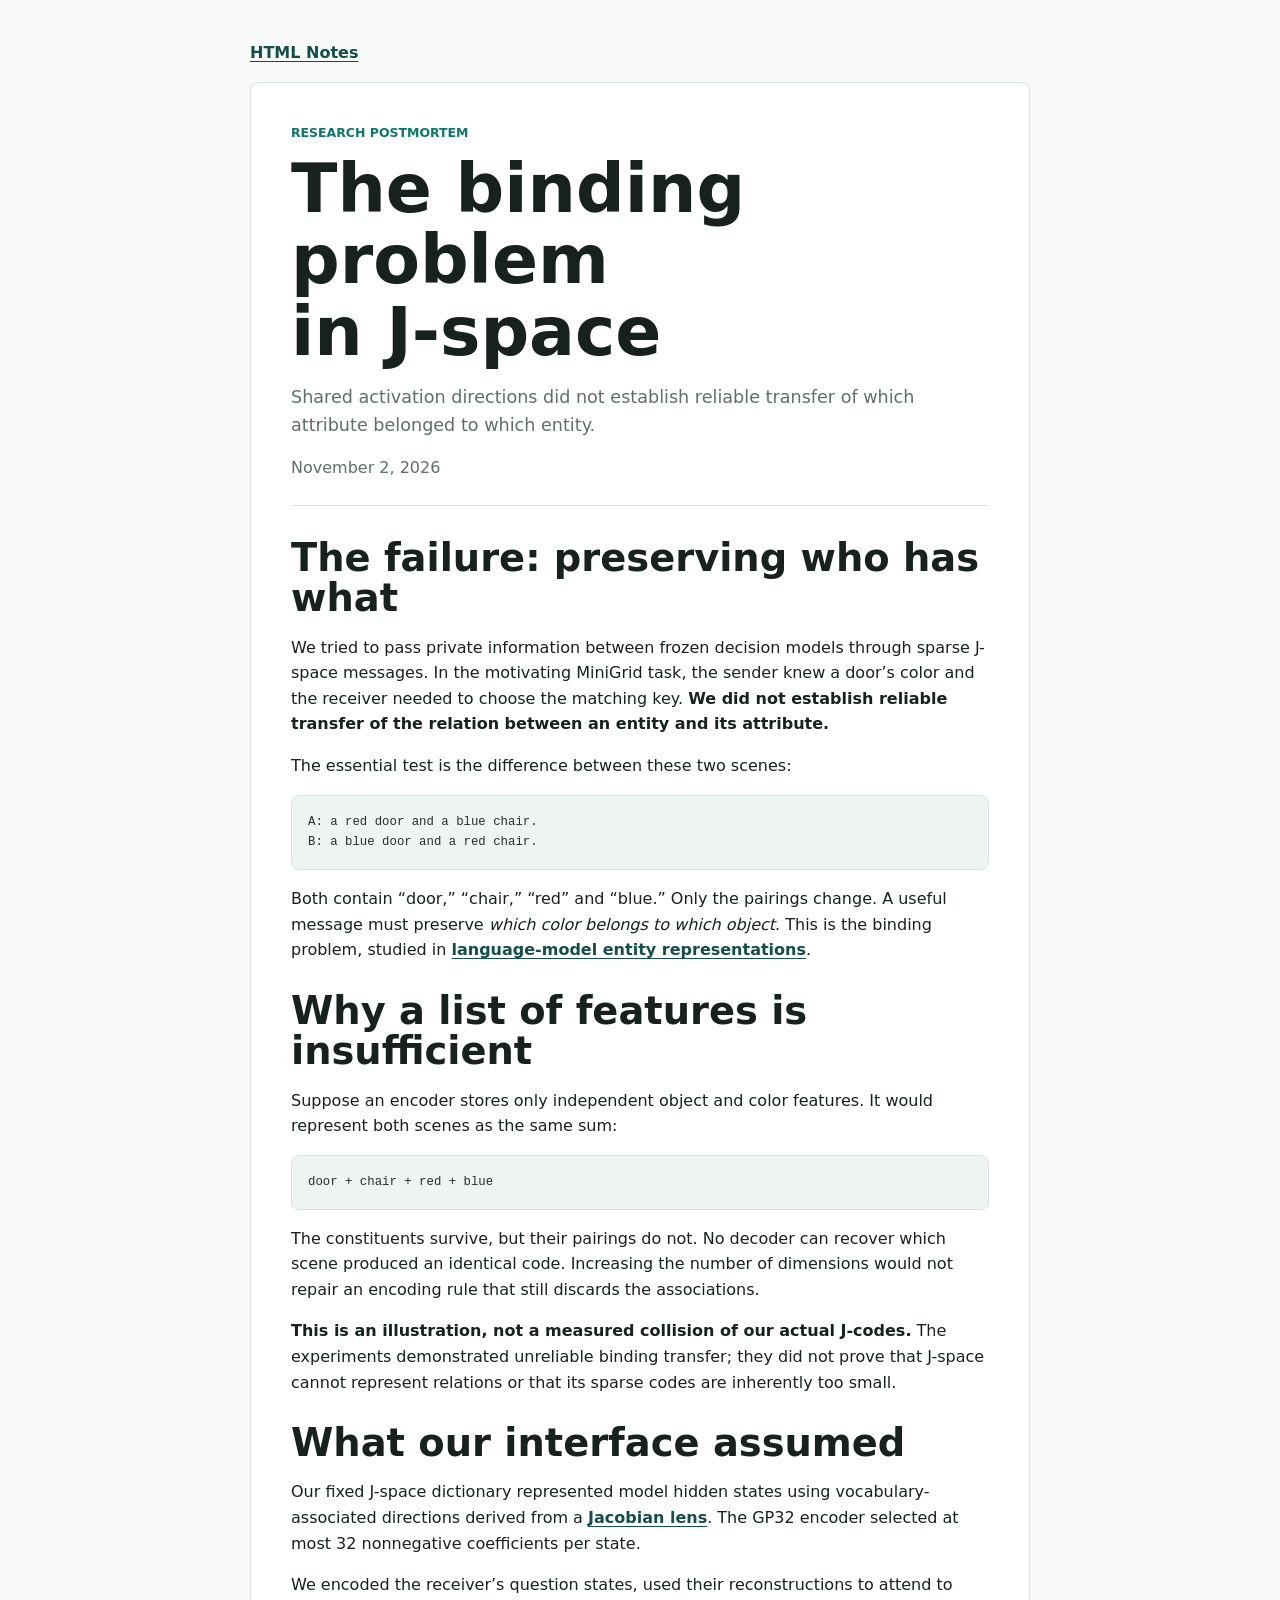
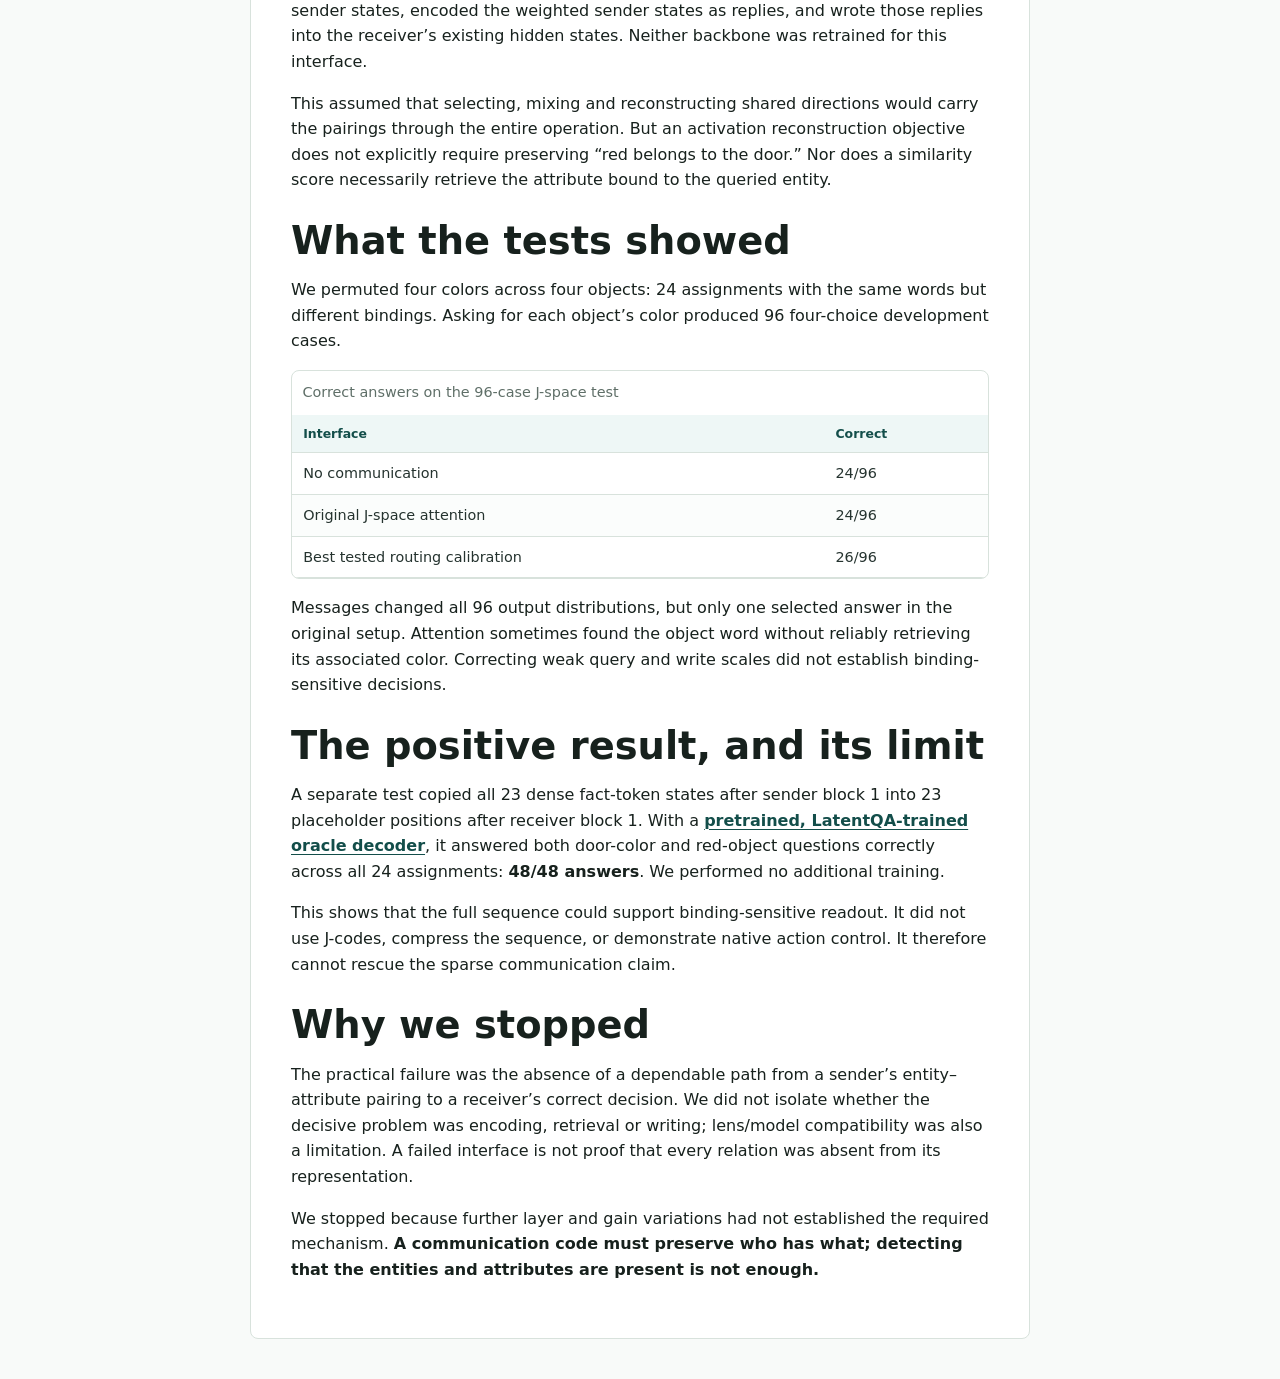
<file: notes/j-space-latent-communication-postmortem-2026-11-02.html>
<!doctype html>
<html lang="en">
  <head>
    <meta charset="utf-8">
    <meta name="viewport" content="width=device-width, initial-scale=1">
    <title>The binding problem in J-space — 2026-11-02 | HTML Notes</title>
    <meta name="description" content="Why our J-space communication interface failed to preserve which attribute belonged to which entity.">
    <link rel="stylesheet" href="../assets/styles.css">
  </head>
  <body>
    <main class="note-page">
      <nav class="note-nav" aria-label="Site">
        <a href="../index.html">HTML Notes</a>
      </nav>

      <article class="note-article jspace-note">
        <header>
          <p class="eyebrow">Research postmortem</p>
          <h1>The binding problem in J-space</h1>
          <p class="note-dek">
            Shared activation directions did not establish reliable transfer of
            which attribute belonged to which entity.
          </p>
          <time datetime="2026-11-02">November 2, 2026</time>
        </header>

        <section>
          <h2>The failure: preserving who has what</h2>
          <p>
            We tried to pass private information between frozen decision models through
            sparse J-space messages. In the motivating MiniGrid task, the sender knew
            a door’s color and the receiver needed to choose the matching key.
            <strong>We did not establish reliable transfer of the relation between an
            entity and its attribute.</strong>
          </p>
          <p>The essential test is the difference between these two scenes:</p>
          <pre><code>A: a red door and a blue chair.
B: a blue door and a red chair.</code></pre>
          <p>
            Both contain “door,” “chair,” “red” and “blue.” Only the pairings change.
            A useful message must preserve <em>which color belongs to which object</em>.
            This is the binding problem, studied in
            <a href="https://arxiv.org/abs/2310.17191">language-model entity representations</a>.
          </p>
        </section>

        <section>
          <h2>Why a list of features is insufficient</h2>
          <p>
            Suppose an encoder stores only independent object and color features.
            It would represent both scenes as the same sum:
          </p>
          <pre><code>door + chair + red + blue</code></pre>
          <p>
            The constituents survive, but their pairings do not. No decoder can recover
            which scene produced an identical code. Increasing the number of dimensions
            would not repair an encoding rule that still discards the associations.
          </p>
          <p>
            <strong>This is an illustration, not a measured collision of our actual
            J-codes.</strong> The experiments demonstrated unreliable binding transfer;
            they did not prove that J-space cannot represent relations or that its sparse
            codes are inherently too small.
          </p>
        </section>

        <section>
          <h2>What our interface assumed</h2>
          <p>
            Our fixed J-space dictionary represented model hidden states using
            vocabulary-associated directions derived from a
            <a href="https://huggingface.co/neuronpedia/jacobian-lens">Jacobian lens</a>.
            The GP32 encoder selected at most 32 nonnegative coefficients per state.
          </p>
          <p>
            We encoded the receiver’s question states, used their reconstructions to
            attend to sender states, encoded the weighted sender states as replies,
            and wrote those replies into the receiver’s existing hidden states.
            Neither backbone was retrained for this interface.
          </p>
          <p>
            This assumed that selecting, mixing and reconstructing shared directions
            would carry the pairings through the entire operation. But an activation
            reconstruction objective does not explicitly require preserving
            “red belongs to the door.” Nor does a similarity score necessarily retrieve
            the attribute bound to the queried entity.
          </p>
        </section>

        <section>
          <h2>What the tests showed</h2>
          <p>
            We permuted four colors across four objects: 24 assignments with the same
            words but different bindings. Asking for each object’s color produced
            96 four-choice development cases.
          </p>
          <div class="table-wrap" role="region" aria-label="J-space binding results" tabindex="0">
            <table class="compact-table">
              <caption>Correct answers on the 96-case J-space test</caption>
              <thead><tr><th scope="col">Interface</th><th scope="col">Correct</th></tr></thead>
              <tbody>
                <tr><td>No communication</td><td>24/96</td></tr>
                <tr><td>Original J-space attention</td><td>24/96</td></tr>
                <tr><td>Best tested routing calibration</td><td>26/96</td></tr>
              </tbody>
            </table>
          </div>
          <p>
            Messages changed all 96 output distributions, but only one selected answer
            in the original setup. Attention sometimes found the object word without
            reliably retrieving its associated color. Correcting weak query and write
            scales did not establish binding-sensitive decisions.
          </p>
        </section>

        <section id="dense-results">
          <h2>The positive result, and its limit</h2>
          <p>
            A separate test copied all 23 dense fact-token states after sender block 1
            into 23 placeholder positions after receiver block 1. With a
            <a href="https://huggingface.co/EvilScript/activation-oracle-gemma-4-31B-it">pretrained,
            LatentQA-trained oracle decoder</a>, it answered both door-color and red-object
            questions correctly across all 24 assignments: <strong>48/48 answers</strong>.
            We performed no additional training.
          </p>
          <p>
            This shows that the full sequence could support binding-sensitive readout.
            It did not use J-codes, compress the sequence, or demonstrate native action
            control. It therefore cannot rescue the sparse communication claim.
          </p>
        </section>

        <section>
          <h2>Why we stopped</h2>
          <p>
            The practical failure was the absence of a dependable path from a sender’s
            entity–attribute pairing to a receiver’s correct decision. We did not isolate
            whether the decisive problem was encoding, retrieval or writing; lens/model
            compatibility was also a limitation. A failed interface is not proof that
            every relation was absent from its representation.
          </p>
          <p>
            We stopped because further layer and gain variations had not established
            the required mechanism. <strong>A communication code must preserve who has
            what; detecting that the entities and attributes are present is not
            enough.</strong>
          </p>
        </section>
      </article>
    </main>
  </body>
</html>
</file>
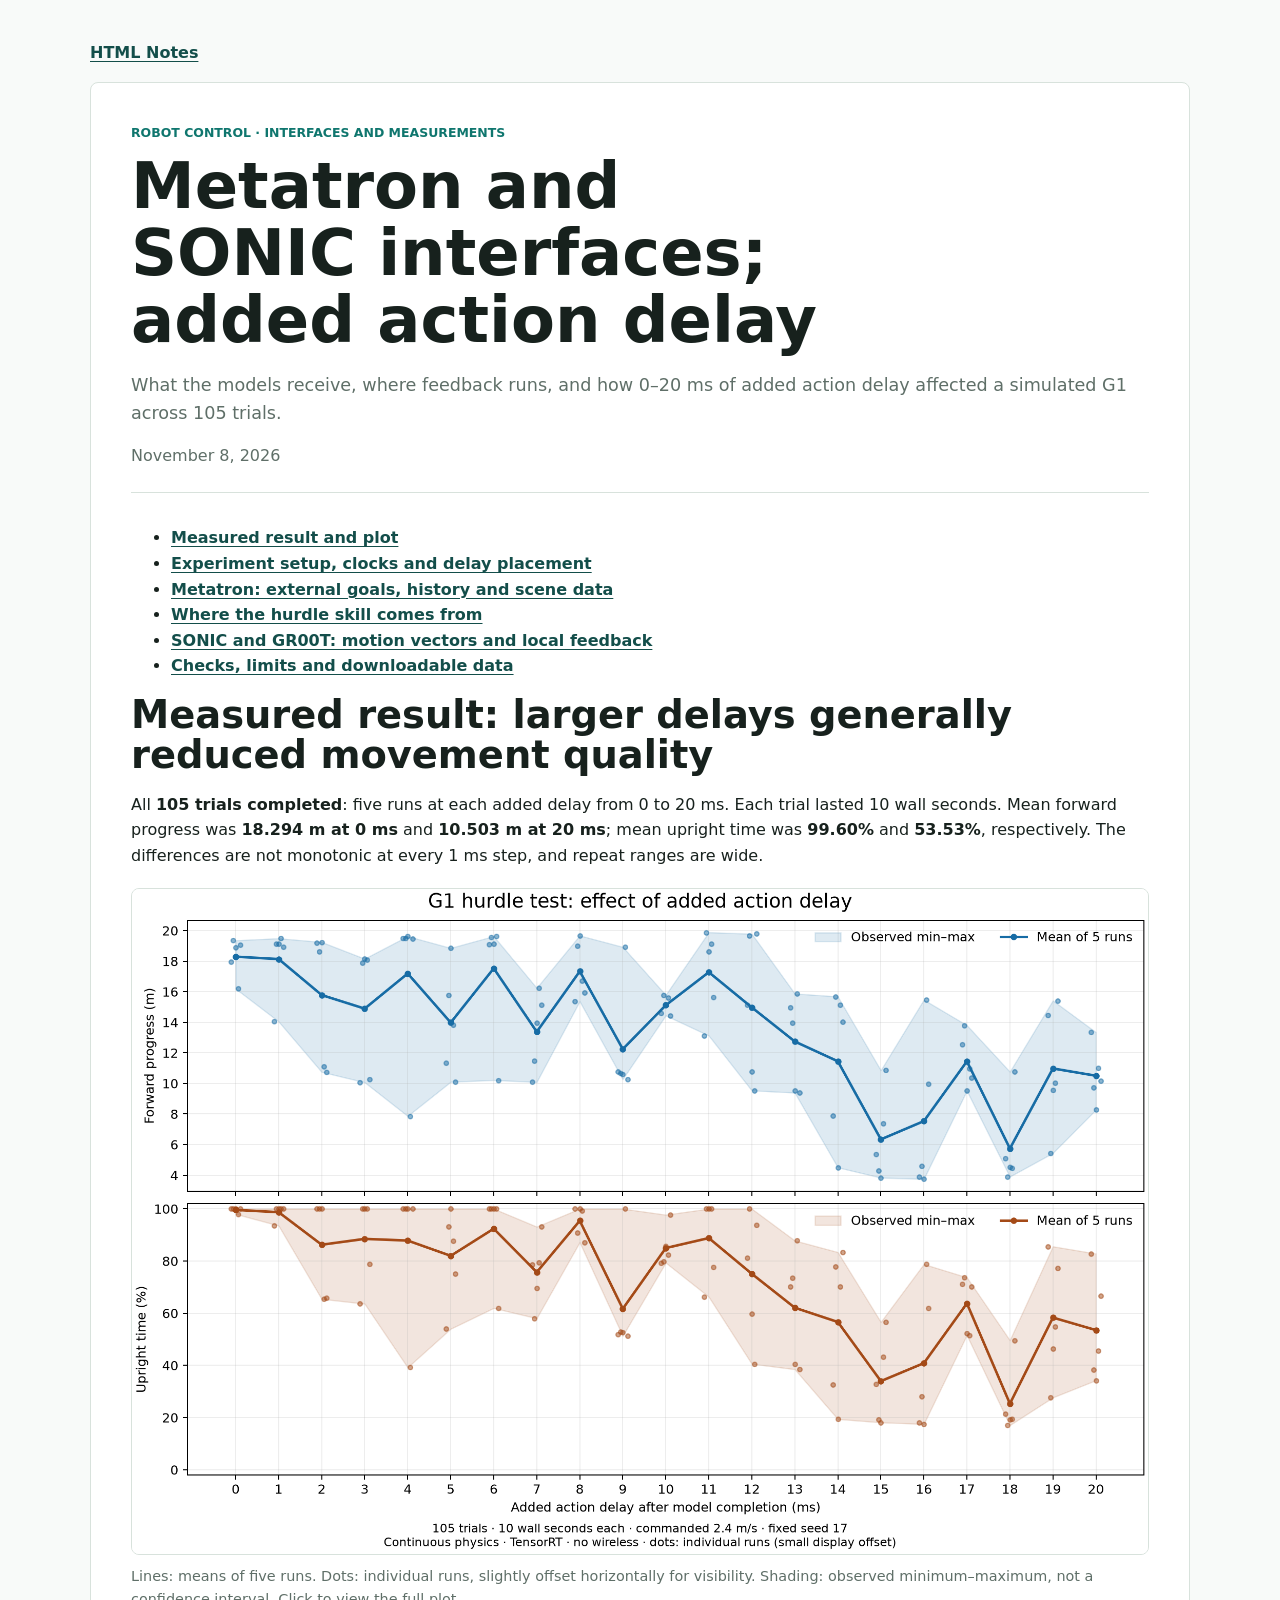
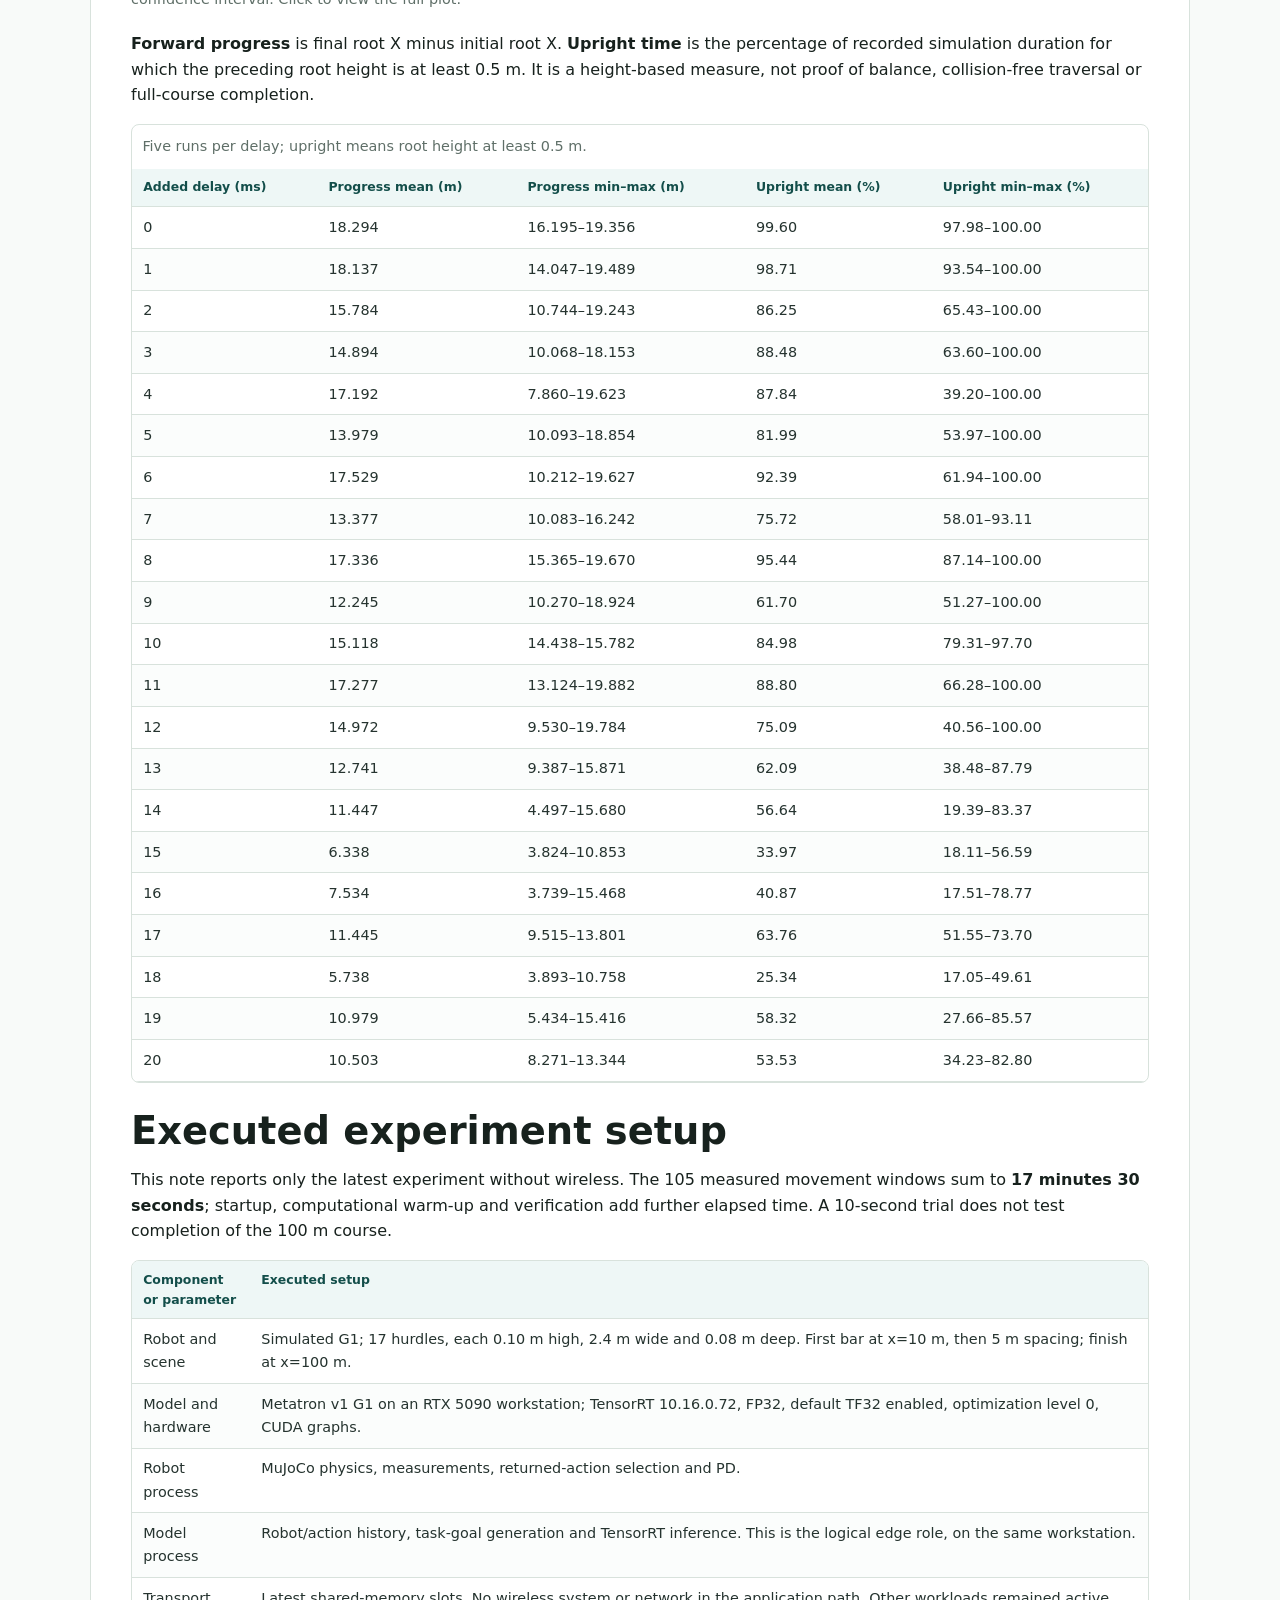
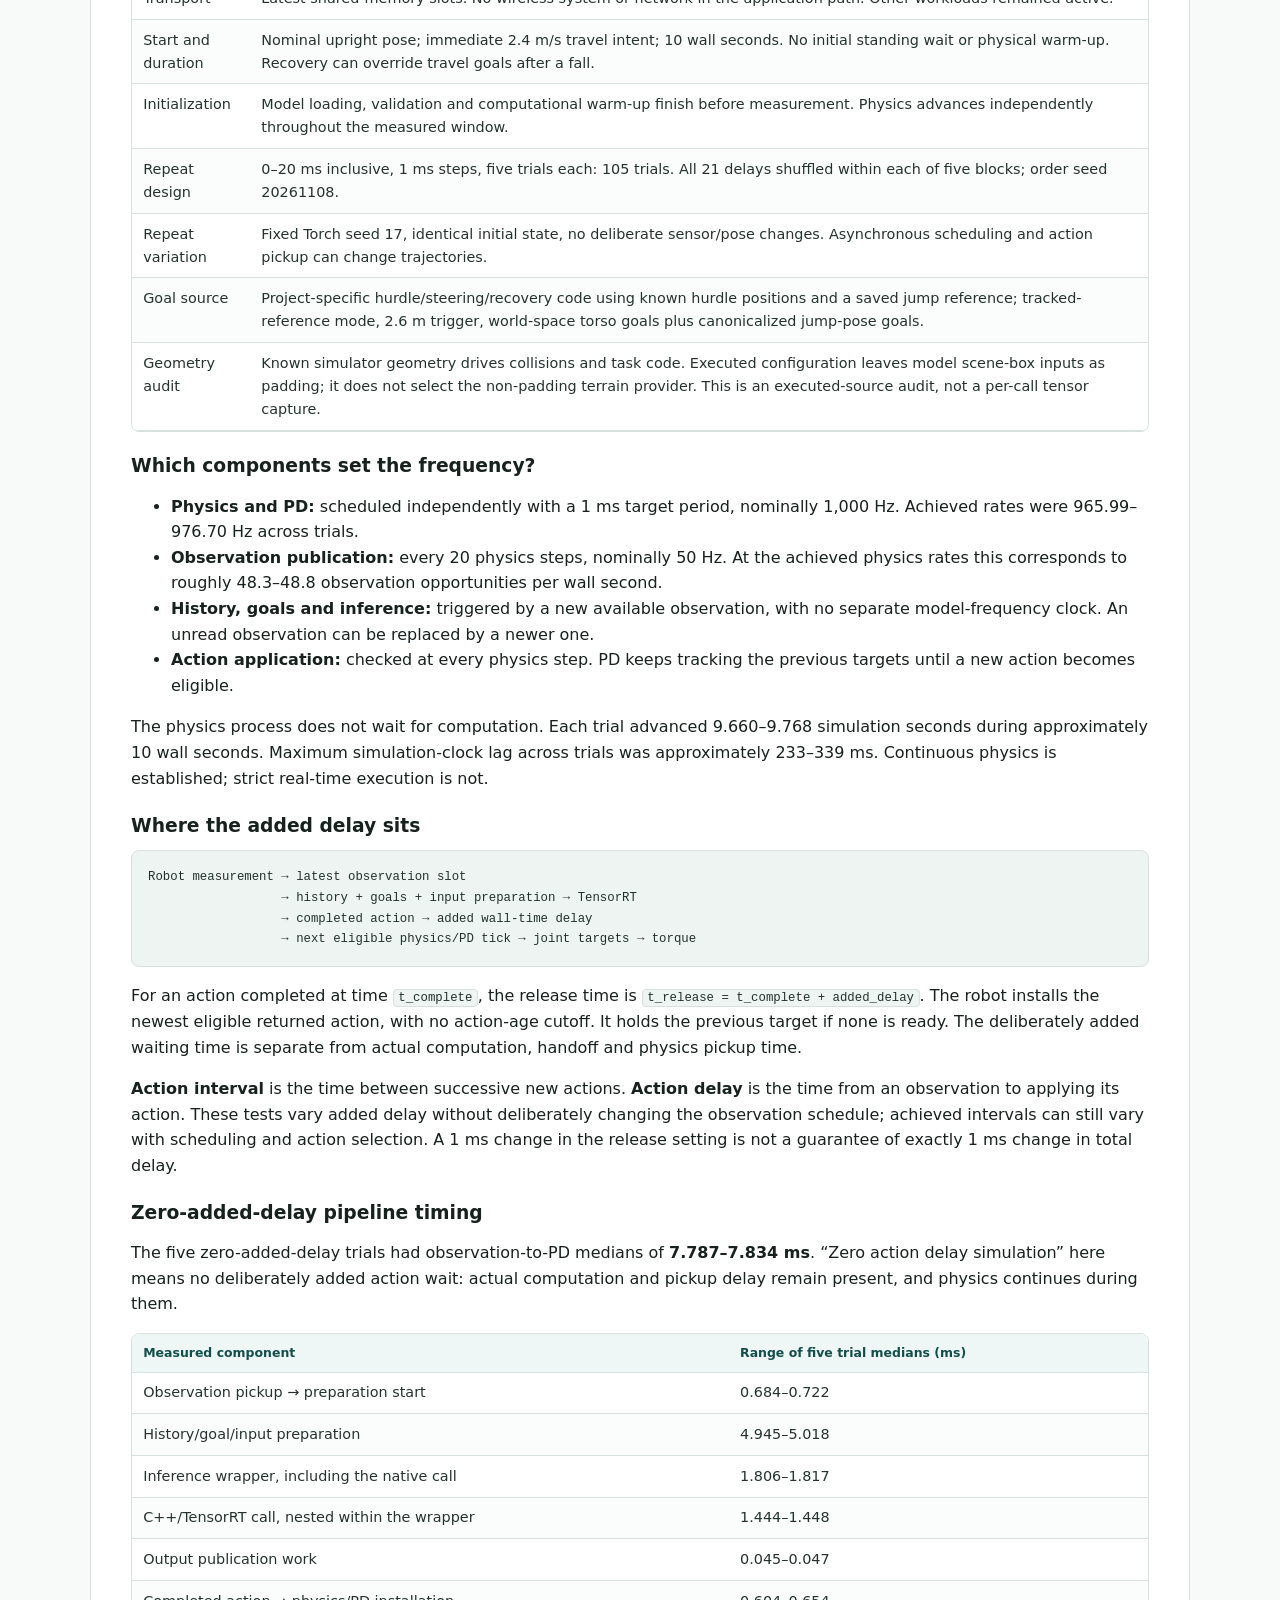
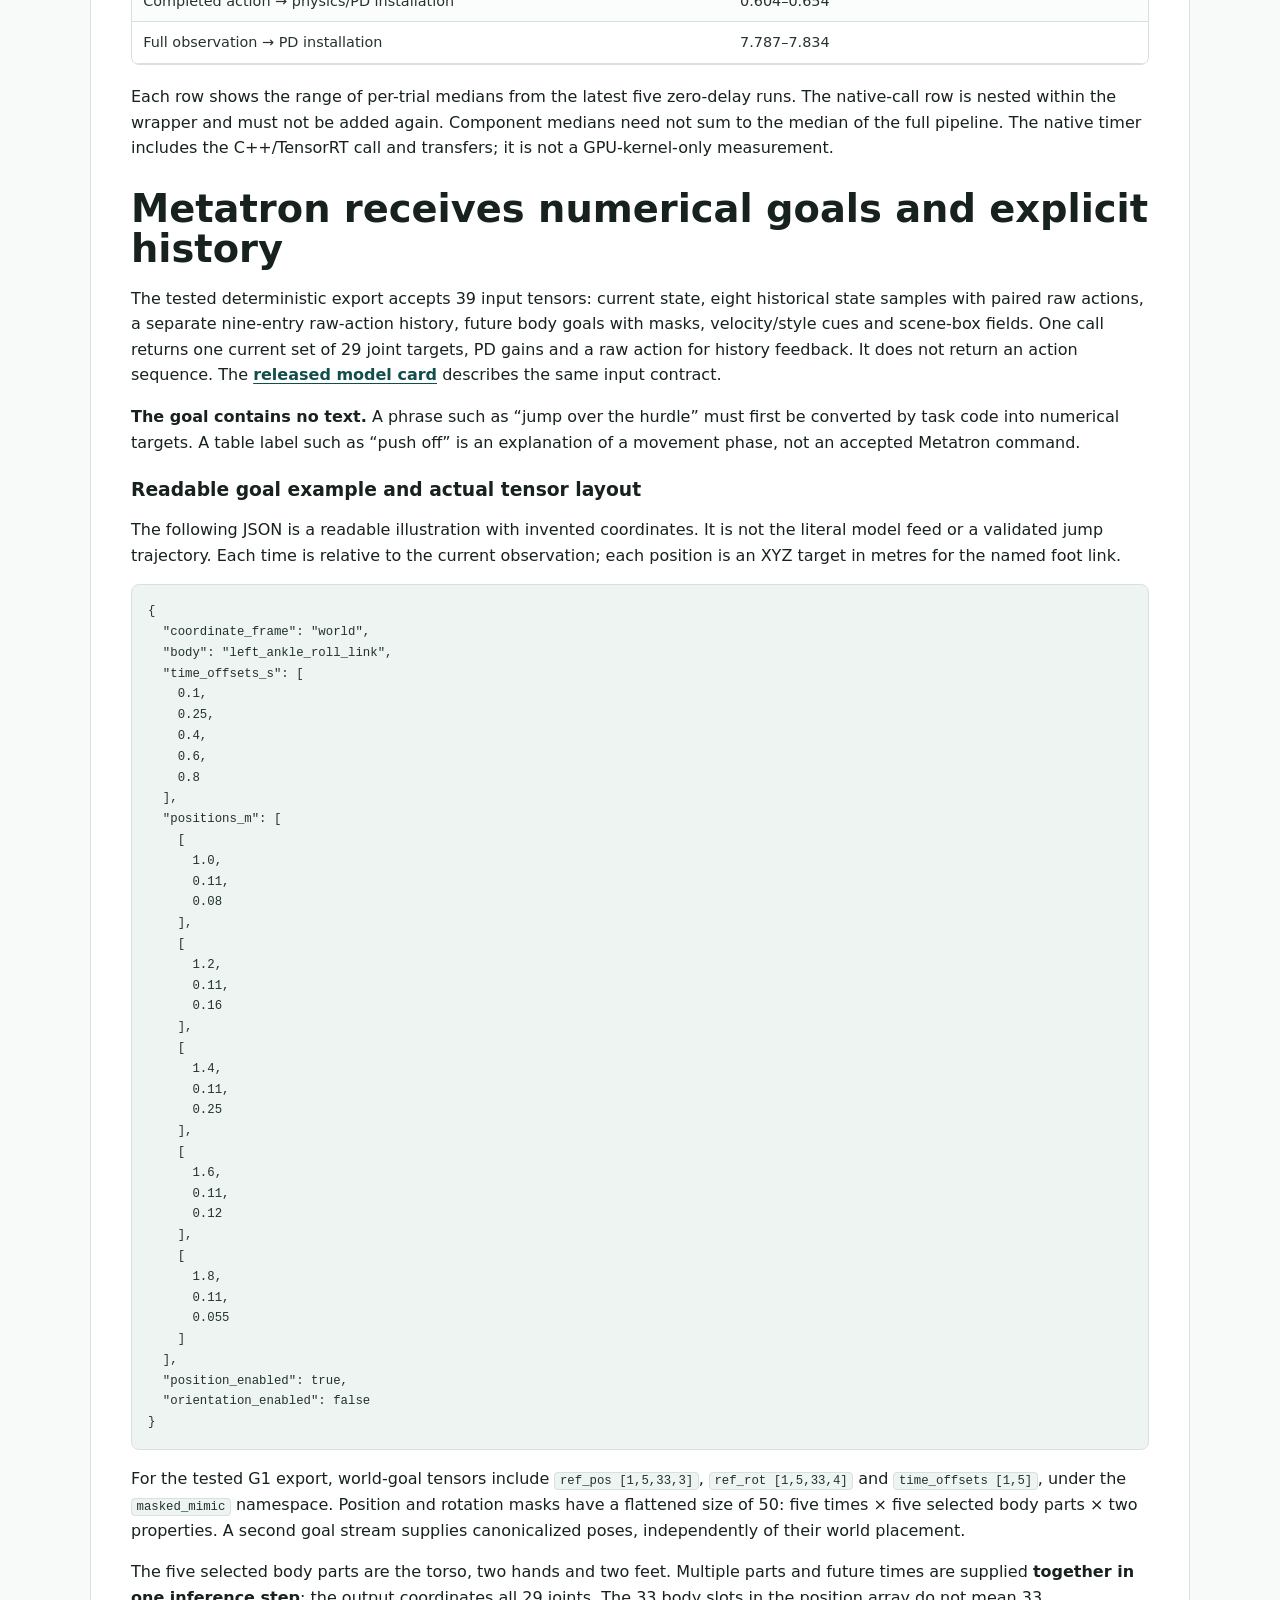
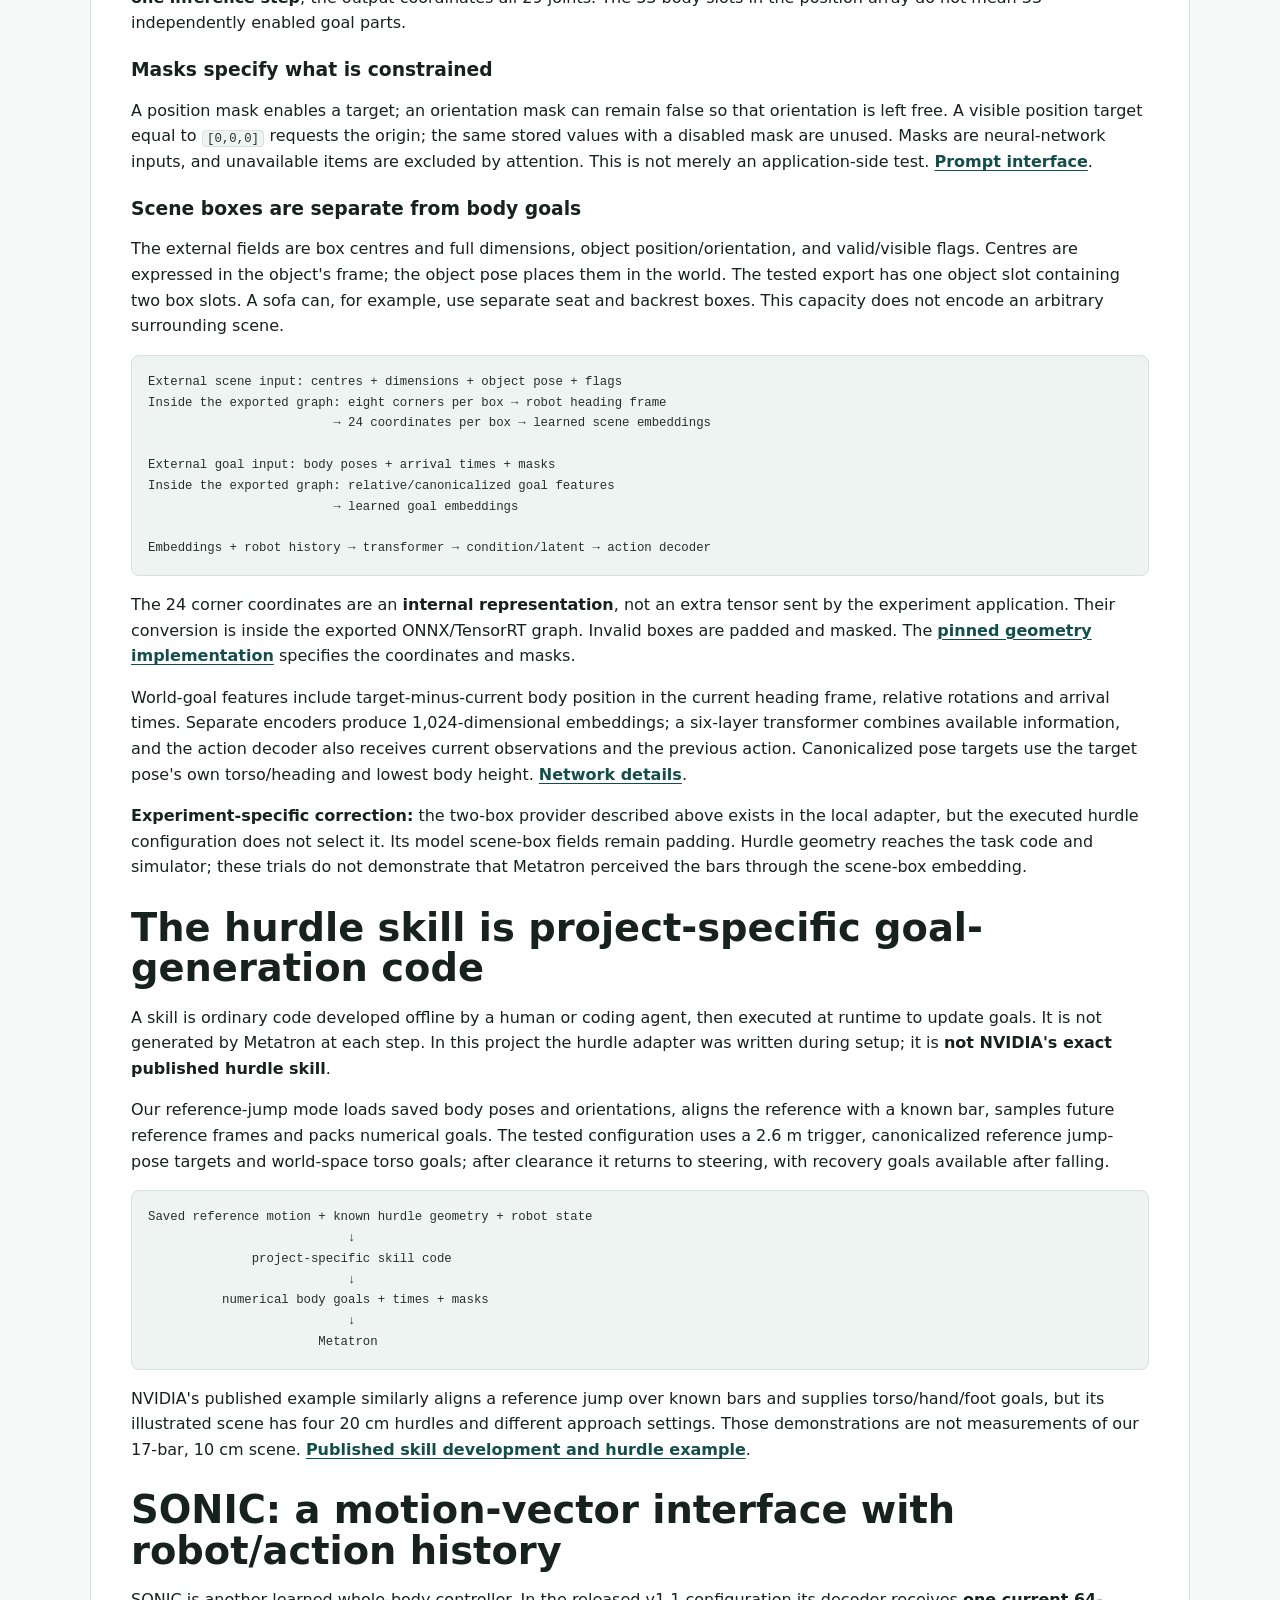
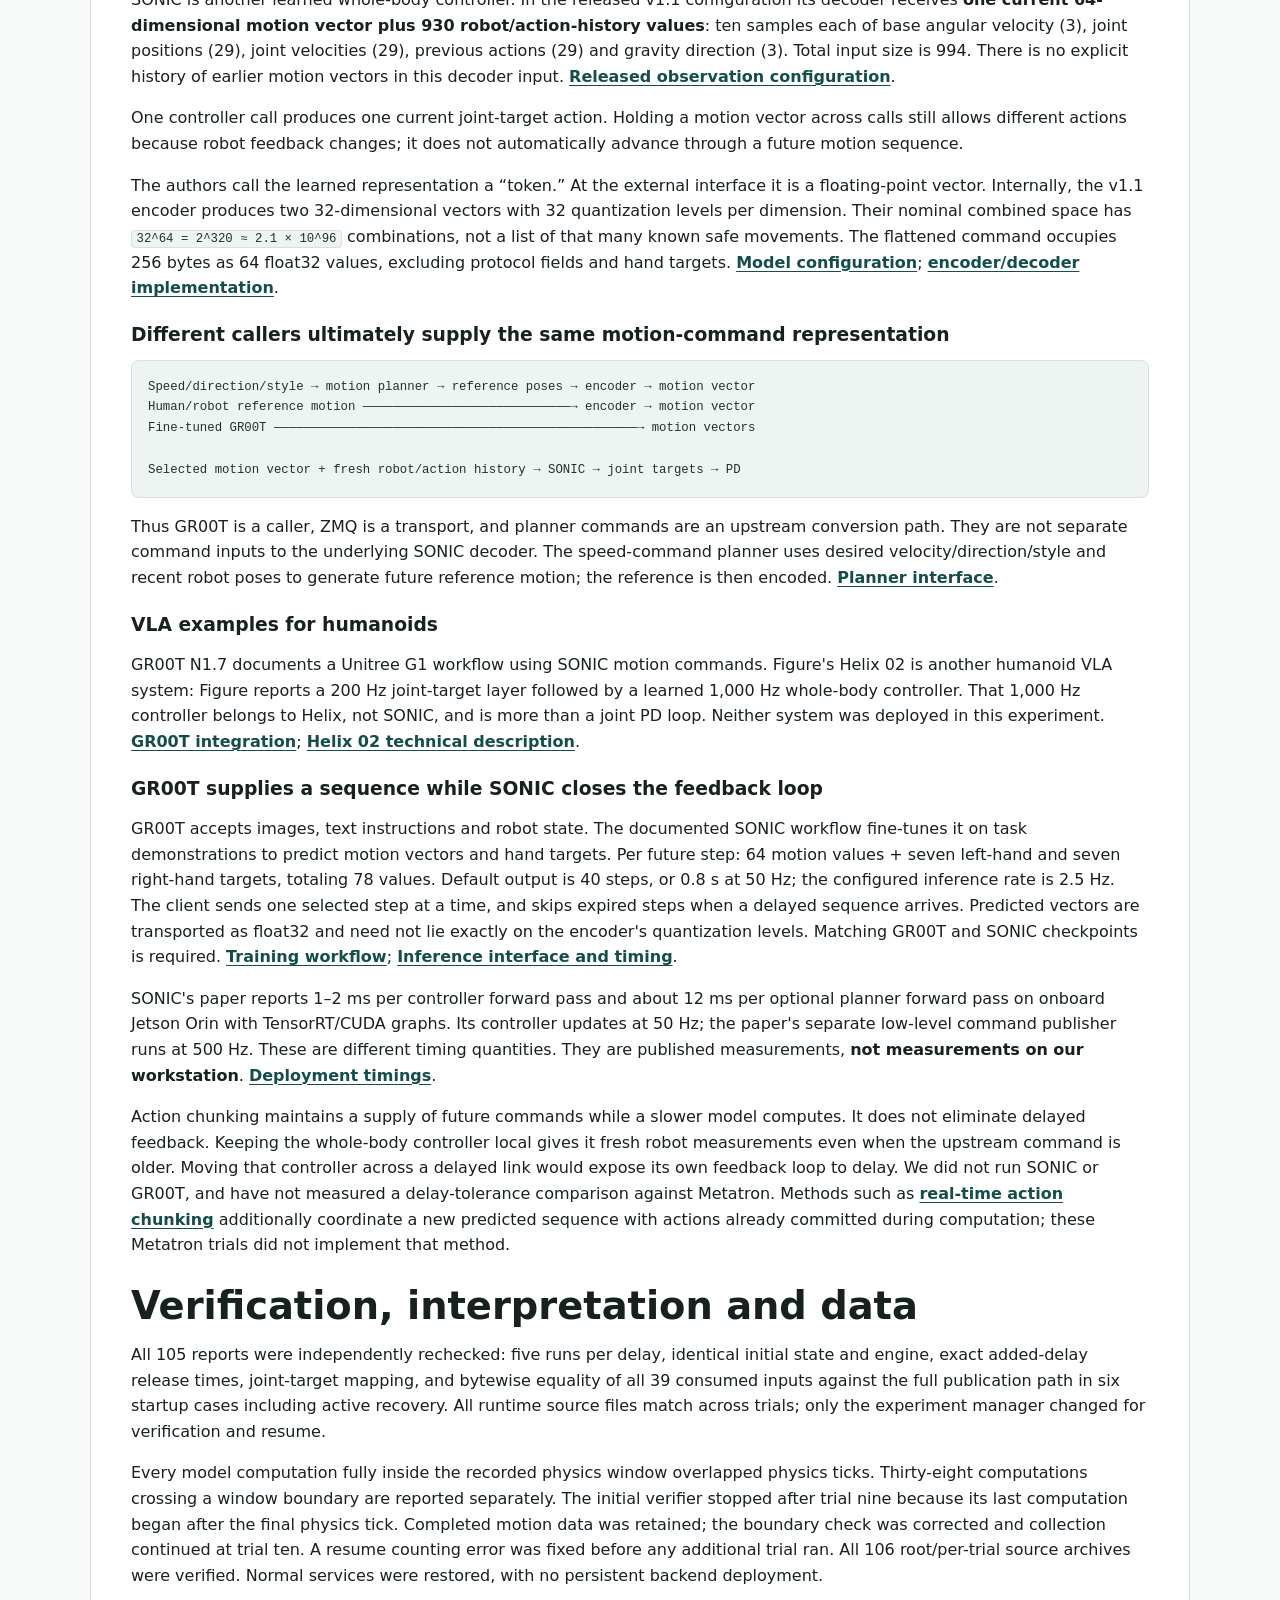
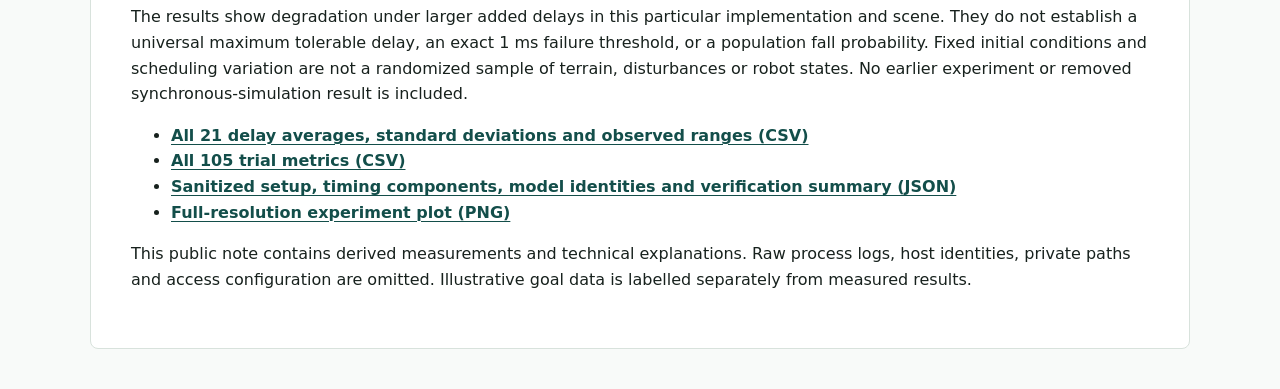
<file: notes/metatron-sonic-interfaces-action-delay-2026-11-08.html>
<!doctype html>
<html lang="en">
<head>
  <meta charset="utf-8">
  <meta name="viewport" content="width=device-width, initial-scale=1">
  <title>Metatron and SONIC interfaces; added action delay — 2026-11-08 | HTML Notes</title>
  <meta name="description" content="Numerical goals, motion vectors and feedback history, with a 105-trial continuous-physics Metatron action-delay experiment.">
  <link rel="stylesheet" href="../assets/styles.css">
</head>
<body>
<main class="note-page note-page-wide">
<nav class="note-nav" aria-label="Site"><a href="../index.html">HTML Notes</a></nav>
<article class="note-article control-note">
<header>
  <p class="eyebrow">Robot control · interfaces and measurements</p>
  <h1>Metatron and SONIC interfaces; added action delay</h1>
  <p class="note-dek">What the models receive, where feedback runs, and how 0–20 ms of added action delay affected a simulated G1 across 105 trials.</p>
  <time datetime="2026-11-08">November 8, 2026</time>
</header>
<nav aria-label="Note contents"><ul>
  <li><a href="#results">Measured result and plot</a></li>
  <li><a href="#setup">Experiment setup, clocks and delay placement</a></li>
  <li><a href="#metatron">Metatron: external goals, history and scene data</a></li>
  <li><a href="#skills">Where the hurdle skill comes from</a></li>
  <li><a href="#sonic">SONIC and GR00T: motion vectors and local feedback</a></li>
  <li><a href="#limits">Checks, limits and downloadable data</a></li>
</ul></nav>

<section id="results">
<h2>Measured result: larger delays generally reduced movement quality</h2>
<p>All <strong>105 trials completed</strong>: five runs at each added delay from 0 to 20 ms. Each trial lasted 10 wall seconds. Mean forward progress was <strong>18.294 m at 0 ms</strong> and <strong>10.503 m at 20 ms</strong>; mean upright time was <strong>99.60%</strong> and <strong>53.53%</strong>, respectively. The differences are not monotonic at every 1 ms step, and repeat ranges are wide.</p>
<figure>
  <a href="../assets/metatron-sonic-interfaces-action-delay-2026-11-08/action-delay.png"><img src="../assets/metatron-sonic-interfaces-action-delay-2026-11-08/action-delay.png" width="1980" height="1296" alt="Two plots across 0–20 milliseconds of added action delay. Mean progress generally decreases from 18.29 to 10.50 metres; mean upright time from 99.60 to 53.53 percent, with substantial variation between five repeated trials."></a>
  <figcaption>Lines: means of five runs. Dots: individual runs, slightly offset horizontally for visibility. Shading: observed minimum–maximum, not a confidence interval. Click to view the full plot.</figcaption>
</figure>
<p><strong>Forward progress</strong> is final root X minus initial root X. <strong>Upright time</strong> is the percentage of recorded simulation duration for which the preceding root height is at least 0.5 m. It is a height-based measure, not proof of balance, collision-free traversal or full-course completion.</p>
<div class="table-wrap"><table class="compact-table"><caption>Five runs per delay; upright means root height at least 0.5 m.</caption><thead><tr><th scope="col">Added delay (ms)</th><th scope="col">Progress mean (m)</th><th scope="col">Progress min–max (m)</th><th scope="col">Upright mean (%)</th><th scope="col">Upright min–max (%)</th></tr></thead><tbody><tr><td>0</td><td>18.294</td><td>16.195–19.356</td><td>99.60</td><td>97.98–100.00</td></tr><tr><td>1</td><td>18.137</td><td>14.047–19.489</td><td>98.71</td><td>93.54–100.00</td></tr><tr><td>2</td><td>15.784</td><td>10.744–19.243</td><td>86.25</td><td>65.43–100.00</td></tr><tr><td>3</td><td>14.894</td><td>10.068–18.153</td><td>88.48</td><td>63.60–100.00</td></tr><tr><td>4</td><td>17.192</td><td>7.860–19.623</td><td>87.84</td><td>39.20–100.00</td></tr><tr><td>5</td><td>13.979</td><td>10.093–18.854</td><td>81.99</td><td>53.97–100.00</td></tr><tr><td>6</td><td>17.529</td><td>10.212–19.627</td><td>92.39</td><td>61.94–100.00</td></tr><tr><td>7</td><td>13.377</td><td>10.083–16.242</td><td>75.72</td><td>58.01–93.11</td></tr><tr><td>8</td><td>17.336</td><td>15.365–19.670</td><td>95.44</td><td>87.14–100.00</td></tr><tr><td>9</td><td>12.245</td><td>10.270–18.924</td><td>61.70</td><td>51.27–100.00</td></tr><tr><td>10</td><td>15.118</td><td>14.438–15.782</td><td>84.98</td><td>79.31–97.70</td></tr><tr><td>11</td><td>17.277</td><td>13.124–19.882</td><td>88.80</td><td>66.28–100.00</td></tr><tr><td>12</td><td>14.972</td><td>9.530–19.784</td><td>75.09</td><td>40.56–100.00</td></tr><tr><td>13</td><td>12.741</td><td>9.387–15.871</td><td>62.09</td><td>38.48–87.79</td></tr><tr><td>14</td><td>11.447</td><td>4.497–15.680</td><td>56.64</td><td>19.39–83.37</td></tr><tr><td>15</td><td>6.338</td><td>3.824–10.853</td><td>33.97</td><td>18.11–56.59</td></tr><tr><td>16</td><td>7.534</td><td>3.739–15.468</td><td>40.87</td><td>17.51–78.77</td></tr><tr><td>17</td><td>11.445</td><td>9.515–13.801</td><td>63.76</td><td>51.55–73.70</td></tr><tr><td>18</td><td>5.738</td><td>3.893–10.758</td><td>25.34</td><td>17.05–49.61</td></tr><tr><td>19</td><td>10.979</td><td>5.434–15.416</td><td>58.32</td><td>27.66–85.57</td></tr><tr><td>20</td><td>10.503</td><td>8.271–13.344</td><td>53.53</td><td>34.23–82.80</td></tr></tbody></table></div>
</section>

<section id="setup">
<h2>Executed experiment setup</h2>
<p>This note reports only the latest experiment without wireless. The 105 measured movement windows sum to <strong>17 minutes 30 seconds</strong>; startup, computational warm-up and verification add further elapsed time. A 10-second trial does not test completion of the 100 m course.</p>
<div class="table-wrap"><table class="compact-table"><thead><tr><th scope="col">Component or parameter</th><th scope="col">Executed setup</th></tr></thead><tbody><tr><td>Robot and scene</td><td>Simulated G1; 17 hurdles, each 0.10 m high, 2.4 m wide and 0.08 m deep. First bar at x=10 m, then 5 m spacing; finish at x=100 m.</td></tr><tr><td>Model and hardware</td><td>Metatron v1 G1 on an RTX 5090 workstation; TensorRT 10.16.0.72, FP32, default TF32 enabled, optimization level 0, CUDA graphs.</td></tr><tr><td>Robot process</td><td>MuJoCo physics, measurements, returned-action selection and PD.</td></tr><tr><td>Model process</td><td>Robot/action history, task-goal generation and TensorRT inference. This is the logical edge role, on the same workstation.</td></tr><tr><td>Transport</td><td>Latest shared-memory slots. No wireless system or network in the application path. Other workloads remained active.</td></tr><tr><td>Start and duration</td><td>Nominal upright pose; immediate 2.4 m/s travel intent; 10 wall seconds. No initial standing wait or physical warm-up. Recovery can override travel goals after a fall.</td></tr><tr><td>Initialization</td><td>Model loading, validation and computational warm-up finish before measurement. Physics advances independently throughout the measured window.</td></tr><tr><td>Repeat design</td><td>0–20 ms inclusive, 1 ms steps, five trials each: 105 trials. All 21 delays shuffled within each of five blocks; order seed 20261108.</td></tr><tr><td>Repeat variation</td><td>Fixed Torch seed 17, identical initial state, no deliberate sensor/pose changes. Asynchronous scheduling and action pickup can change trajectories.</td></tr><tr><td>Goal source</td><td>Project-specific hurdle/steering/recovery code using known hurdle positions and a saved jump reference; tracked-reference mode, 2.6 m trigger, world-space torso goals plus canonicalized jump-pose goals.</td></tr><tr><td>Geometry audit</td><td>Known simulator geometry drives collisions and task code. Executed configuration leaves model scene-box inputs as padding; it does not select the non-padding terrain provider. This is an executed-source audit, not a per-call tensor capture.</td></tr></tbody></table></div>
<h3>Which components set the frequency?</h3>
<ul>
  <li><strong>Physics and PD:</strong> scheduled independently with a 1 ms target period, nominally 1,000 Hz. Achieved rates were 965.99–976.70 Hz across trials.</li>
  <li><strong>Observation publication:</strong> every 20 physics steps, nominally 50 Hz. At the achieved physics rates this corresponds to roughly 48.3–48.8 observation opportunities per wall second.</li>
  <li><strong>History, goals and inference:</strong> triggered by a new available observation, with no separate model-frequency clock. An unread observation can be replaced by a newer one.</li>
  <li><strong>Action application:</strong> checked at every physics step. PD keeps tracking the previous targets until a new action becomes eligible.</li>
</ul>
<p>The physics process does not wait for computation. Each trial advanced 9.660–9.768 simulation seconds during approximately 10 wall seconds. Maximum simulation-clock lag across trials was approximately 233–339 ms. Continuous physics is established; strict real-time execution is not.</p>
<h3>Where the added delay sits</h3>
<pre><code>Robot measurement → latest observation slot
                  → history + goals + input preparation → TensorRT
                  → completed action → added wall-time delay
                  → next eligible physics/PD tick → joint targets → torque</code></pre>
<p>For an action completed at time <code>t_complete</code>, the release time is <code>t_release = t_complete + added_delay</code>. The robot installs the newest eligible returned action, with no action-age cutoff. It holds the previous target if none is ready. The deliberately added waiting time is separate from actual computation, handoff and physics pickup time.</p>
<p><strong>Action interval</strong> is the time between successive new actions. <strong>Action delay</strong> is the time from an observation to applying its action. These tests vary added delay without deliberately changing the observation schedule; achieved intervals can still vary with scheduling and action selection. A 1 ms change in the release setting is not a guarantee of exactly 1 ms change in total delay.</p>
<h3>Zero-added-delay pipeline timing</h3>
<p>The five zero-added-delay trials had observation-to-PD medians of <strong>7.787–7.834 ms</strong>. “Zero action delay simulation” here means no deliberately added action wait: actual computation and pickup delay remain present, and physics continues during them.</p>
<div class="table-wrap"><table class="compact-table"><thead><tr><th scope="col">Measured component</th><th scope="col">Range of five trial medians (ms)</th></tr></thead><tbody><tr><td>Observation pickup → preparation start</td><td>0.684–0.722</td></tr><tr><td>History/goal/input preparation</td><td>4.945–5.018</td></tr><tr><td>Inference wrapper, including the native call</td><td>1.806–1.817</td></tr><tr><td>C++/TensorRT call, nested within the wrapper</td><td>1.444–1.448</td></tr><tr><td>Output publication work</td><td>0.045–0.047</td></tr><tr><td>Completed action → physics/PD installation</td><td>0.604–0.654</td></tr><tr><td>Full observation → PD installation</td><td>7.787–7.834</td></tr></tbody></table></div>
<p>Each row shows the range of per-trial medians from the latest five zero-delay runs. The native-call row is nested within the wrapper and must not be added again. Component medians need not sum to the median of the full pipeline. The native timer includes the C++/TensorRT call and transfers; it is not a GPU-kernel-only measurement.</p>
</section>

<section id="metatron">
<h2>Metatron receives numerical goals and explicit history</h2>
<p>The tested deterministic export accepts 39 input tensors: current state, eight historical state samples with paired raw actions, a separate nine-entry raw-action history, future body goals with masks, velocity/style cues and scene-box fields. One call returns one current set of 29 joint targets, PD gains and a raw action for history feedback. It does not return an action sequence. The <a href="https://huggingface.co/nvidia/Metatron-v1#inputs-and-outputs">released model card</a> describes the same input contract.</p>
<p><strong>The goal contains no text.</strong> A phrase such as “jump over the hurdle” must first be converted by task code into numerical targets. A table label such as “push off” is an explanation of a movement phase, not an accepted Metatron command.</p>
<h3>Readable goal example and actual tensor layout</h3>
<p>The following JSON is a readable illustration with invented coordinates. It is not the literal model feed or a validated jump trajectory. Each time is relative to the current observation; each position is an XYZ target in metres for the named foot link.</p>
<pre><code>{
  &quot;coordinate_frame&quot;: &quot;world&quot;,
  &quot;body&quot;: &quot;left_ankle_roll_link&quot;,
  &quot;time_offsets_s&quot;: [
    0.1,
    0.25,
    0.4,
    0.6,
    0.8
  ],
  &quot;positions_m&quot;: [
    [
      1.0,
      0.11,
      0.08
    ],
    [
      1.2,
      0.11,
      0.16
    ],
    [
      1.4,
      0.11,
      0.25
    ],
    [
      1.6,
      0.11,
      0.12
    ],
    [
      1.8,
      0.11,
      0.055
    ]
  ],
  &quot;position_enabled&quot;: true,
  &quot;orientation_enabled&quot;: false
}</code></pre>
<p>For the tested G1 export, world-goal tensors include <code>ref_pos [1,5,33,3]</code>, <code>ref_rot [1,5,33,4]</code> and <code>time_offsets [1,5]</code>, under the <code>masked_mimic</code> namespace. Position and rotation masks have a flattened size of 50: five times × five selected body parts × two properties. A second goal stream supplies canonicalized poses, independently of their world placement.</p>
<p>The five selected body parts are the torso, two hands and two feet. Multiple parts and future times are supplied <strong>together in one inference step</strong>; the output coordinates all 29 joints. The 33 body slots in the position array do not mean 33 independently enabled goal parts.</p>
<h3>Masks specify what is constrained</h3>
<p>A position mask enables a target; an orientation mask can remain false so that orientation is left free. A visible position target equal to <code>[0,0,0]</code> requests the origin; the same stored values with a disabled mask are unused. Masks are neural-network inputs, and unavailable items are excluded by attention. This is not merely an application-side test. <a href="https://arxiv.org/html/2610.38027v1#S3.SS2">Prompt interface</a>.</p>
<h3>Scene boxes are separate from body goals</h3>
<p>The external fields are box centres and full dimensions, object position/orientation, and valid/visible flags. Centres are expressed in the object's frame; the object pose places them in the world. The tested export has one object slot containing two box slots. A sofa can, for example, use separate seat and backrest boxes. This capacity does not encode an arbitrary surrounding scene.</p>
<pre><code>External scene input: centres + dimensions + object pose + flags
Inside the exported graph: eight corners per box → robot heading frame
                         → 24 coordinates per box → learned scene embeddings

External goal input: body poses + arrival times + masks
Inside the exported graph: relative/canonicalized goal features
                         → learned goal embeddings

Embeddings + robot history → transformer → condition/latent → action decoder</code></pre>
<p>The 24 corner coordinates are an <strong>internal representation</strong>, not an extra tensor sent by the experiment application. Their conversion is inside the exported ONNX/TensorRT graph. Invalid boxes are padded and masked. The <a href="https://github.com/NVlabs/ProtoMotions/blob/6a1887f65b8a619c77198431d0ec00d5c88bea2c/protomotions/envs/obs/scene_boxes.py">pinned geometry implementation</a> specifies the coordinates and masks.</p>
<p>World-goal features include target-minus-current body position in the current heading frame, relative rotations and arrival times. Separate encoders produce 1,024-dimensional embeddings; a six-layer transformer combines available information, and the action decoder also receives current observations and the previous action. Canonicalized pose targets use the target pose's own torso/heading and lowest body height. <a href="https://arxiv.org/html/2610.38027v1#A3">Network details</a>.</p>
<p><strong>Experiment-specific correction:</strong> the two-box provider described above exists in the local adapter, but the executed hurdle configuration does not select it. Its model scene-box fields remain padding. Hurdle geometry reaches the task code and simulator; these trials do not demonstrate that Metatron perceived the bars through the scene-box embedding.</p>
</section>

<section id="skills">
<h2>The hurdle skill is project-specific goal-generation code</h2>
<p>A skill is ordinary code developed offline by a human or coding agent, then executed at runtime to update goals. It is not generated by Metatron at each step. In this project the hurdle adapter was written during setup; it is <strong>not NVIDIA's exact published hurdle skill</strong>.</p>
<p>Our reference-jump mode loads saved body poses and orientations, aligns the reference with a known bar, samples future reference frames and packs numerical goals. The tested configuration uses a 2.6 m trigger, canonicalized reference jump-pose targets and world-space torso goals; after clearance it returns to steering, with recovery goals available after falling.</p>
<pre><code>Saved reference motion + known hurdle geometry + robot state
                           ↓
              project-specific skill code
                           ↓
          numerical body goals + times + masks
                           ↓
                       Metatron</code></pre>
<p>NVIDIA's published example similarly aligns a reference jump over known bars and supplies torso/hand/foot goals, but its illustrated scene has four 20 cm hurdles and different approach settings. Those demonstrations are not measurements of our 17-bar, 10 cm scene. <a href="https://research.nvidia.com/labs/par/projects/metatron/">Published skill development and hurdle example</a>.</p>
</section>

<section id="sonic">
<h2>SONIC: a motion-vector interface with robot/action history</h2>
<p>SONIC is another learned whole-body controller. In the released v1.1 configuration its decoder receives <strong>one current 64-dimensional motion vector plus 930 robot/action-history values</strong>: ten samples each of base angular velocity (3), joint positions (29), joint velocities (29), previous actions (29) and gravity direction (3). Total input size is 994. There is no explicit history of earlier motion vectors in this decoder input. <a href="https://huggingface.co/nvidia/GEAR-SONIC/blob/main/sonic_v1_1/observation_config.yaml">Released observation configuration</a>.</p>
<p>One controller call produces one current joint-target action. Holding a motion vector across calls still allows different actions because robot feedback changes; it does not automatically advance through a future motion sequence.</p>
<p>The authors call the learned representation a “token.” At the external interface it is a floating-point vector. Internally, the v1.1 encoder produces two 32-dimensional vectors with 32 quantization levels per dimension. Their nominal combined space has <code>32^64 = 2^320 ≈ 2.1 × 10^96</code> combinations, not a list of that many known safe movements. The flattened command occupies 256 bytes as 64 float32 values, excluding protocol fields and hand targets. <a href="https://huggingface.co/nvidia/GEAR-SONIC/blob/main/sonic_v1_1/model_config.yaml">Model configuration</a>; <a href="https://github.com/NVlabs/GR00T-WholeBodyControl/blob/main/gear_sonic/trl/modules/universal_token_modules.py">encoder/decoder implementation</a>.</p>
<h3>Different callers ultimately supply the same motion-command representation</h3>
<pre><code>Speed/direction/style → motion planner → reference poses → encoder → motion vector
Human/robot reference motion ────────────────────────────→ encoder → motion vector
Fine-tuned GR00T ─────────────────────────────────────────────────→ motion vectors

Selected motion vector + fresh robot/action history → SONIC → joint targets → PD</code></pre>
<p>Thus GR00T is a caller, ZMQ is a transport, and planner commands are an upstream conversion path. They are not separate command inputs to the underlying SONIC decoder. The speed-command planner uses desired velocity/direction/style and recent robot poses to generate future reference motion; the reference is then encoded. <a href="https://nvlabs.github.io/GR00T-WholeBodyControl/references/planner_onnx.html">Planner interface</a>.</p>
<h3>VLA examples for humanoids</h3>
<p>GR00T N1.7 documents a Unitree G1 workflow using SONIC motion commands. Figure's Helix 02 is another humanoid VLA system: Figure reports a 200 Hz joint-target layer followed by a learned 1,000 Hz whole-body controller. That 1,000 Hz controller belongs to Helix, not SONIC, and is more than a joint PD loop. Neither system was deployed in this experiment. <a href="https://github.com/NVIDIA/Isaac-GR00T#humanoid-whole-body-control-sonic">GR00T integration</a>; <a href="https://www.figure.ai/news/helix-02">Helix 02 technical description</a>.</p>
<h3>GR00T supplies a sequence while SONIC closes the feedback loop</h3>
<p>GR00T accepts images, text instructions and robot state. The documented SONIC workflow fine-tunes it on task demonstrations to predict motion vectors and hand targets. Per future step: 64 motion values + seven left-hand and seven right-hand targets, totaling 78 values. Default output is 40 steps, or 0.8 s at 50 Hz; the configured inference rate is 2.5 Hz. The client sends one selected step at a time, and skips expired steps when a delayed sequence arrives. Predicted vectors are transported as float32 and need not lie exactly on the encoder's quantization levels. Matching GR00T and SONIC checkpoints is required. <a href="https://nvlabs.github.io/GR00T-WholeBodyControl/tutorials/vla_workflow.html">Training workflow</a>; <a href="https://nvlabs.github.io/GR00T-WholeBodyControl/tutorials/vla_inference.html">Inference interface and timing</a>.</p>
<p>SONIC's paper reports 1–2 ms per controller forward pass and about 12 ms per optional planner forward pass on onboard Jetson Orin with TensorRT/CUDA graphs. Its controller updates at 50 Hz; the paper's separate low-level command publisher runs at 500 Hz. These are different timing quantities. They are published measurements, <strong>not measurements on our workstation</strong>. <a href="https://arxiv.org/html/2511.07820v1#S3.SS5">Deployment timings</a>.</p>
<p>Action chunking maintains a supply of future commands while a slower model computes. It does not eliminate delayed feedback. Keeping the whole-body controller local gives it fresh robot measurements even when the upstream command is older. Moving that controller across a delayed link would expose its own feedback loop to delay. We did not run SONIC or GR00T, and have not measured a delay-tolerance comparison against Metatron. Methods such as <a href="https://arxiv.org/abs/2506.07339">real-time action chunking</a> additionally coordinate a new predicted sequence with actions already committed during computation; these Metatron trials did not implement that method.</p>
</section>

<section id="limits">
<h2>Verification, interpretation and data</h2>
<p>All 105 reports were independently rechecked: five runs per delay, identical initial state and engine, exact added-delay release times, joint-target mapping, and bytewise equality of all 39 consumed inputs against the full publication path in six startup cases including active recovery. All runtime source files match across trials; only the experiment manager changed for verification and resume.</p>
<p>Every model computation fully inside the recorded physics window overlapped physics ticks. Thirty-eight computations crossing a window boundary are reported separately. The initial verifier stopped after trial nine because its last computation began after the final physics tick. Completed motion data was retained; the boundary check was corrected and collection continued at trial ten. A resume counting error was fixed before any additional trial ran. All 106 root/per-trial source archives were verified. Normal services were restored, with no persistent backend deployment.</p>
<p>The results show degradation under larger added delays in this particular implementation and scene. They do not establish a universal maximum tolerable delay, an exact 1 ms failure threshold, or a population fall probability. Fixed initial conditions and scheduling variation are not a randomized sample of terrain, disturbances or robot states. No earlier experiment or removed synchronous-simulation result is included.</p>
<ul>
  <li><a href="../assets/metatron-sonic-interfaces-action-delay-2026-11-08/averages.csv">All 21 delay averages, standard deviations and observed ranges (CSV)</a></li>
  <li><a href="../assets/metatron-sonic-interfaces-action-delay-2026-11-08/trials.csv">All 105 trial metrics (CSV)</a></li>
  <li><a href="../assets/metatron-sonic-interfaces-action-delay-2026-11-08/setup-and-verification.json">Sanitized setup, timing components, model identities and verification summary (JSON)</a></li>
  <li><a href="../assets/metatron-sonic-interfaces-action-delay-2026-11-08/action-delay.png">Full-resolution experiment plot (PNG)</a></li>
</ul>
<p>This public note contains derived measurements and technical explanations. Raw process logs, host identities, private paths and access configuration are omitted. Illustrative goal data is labelled separately from measured results.</p>
</section>
</article>
</main>
</body>
</html>
</file>
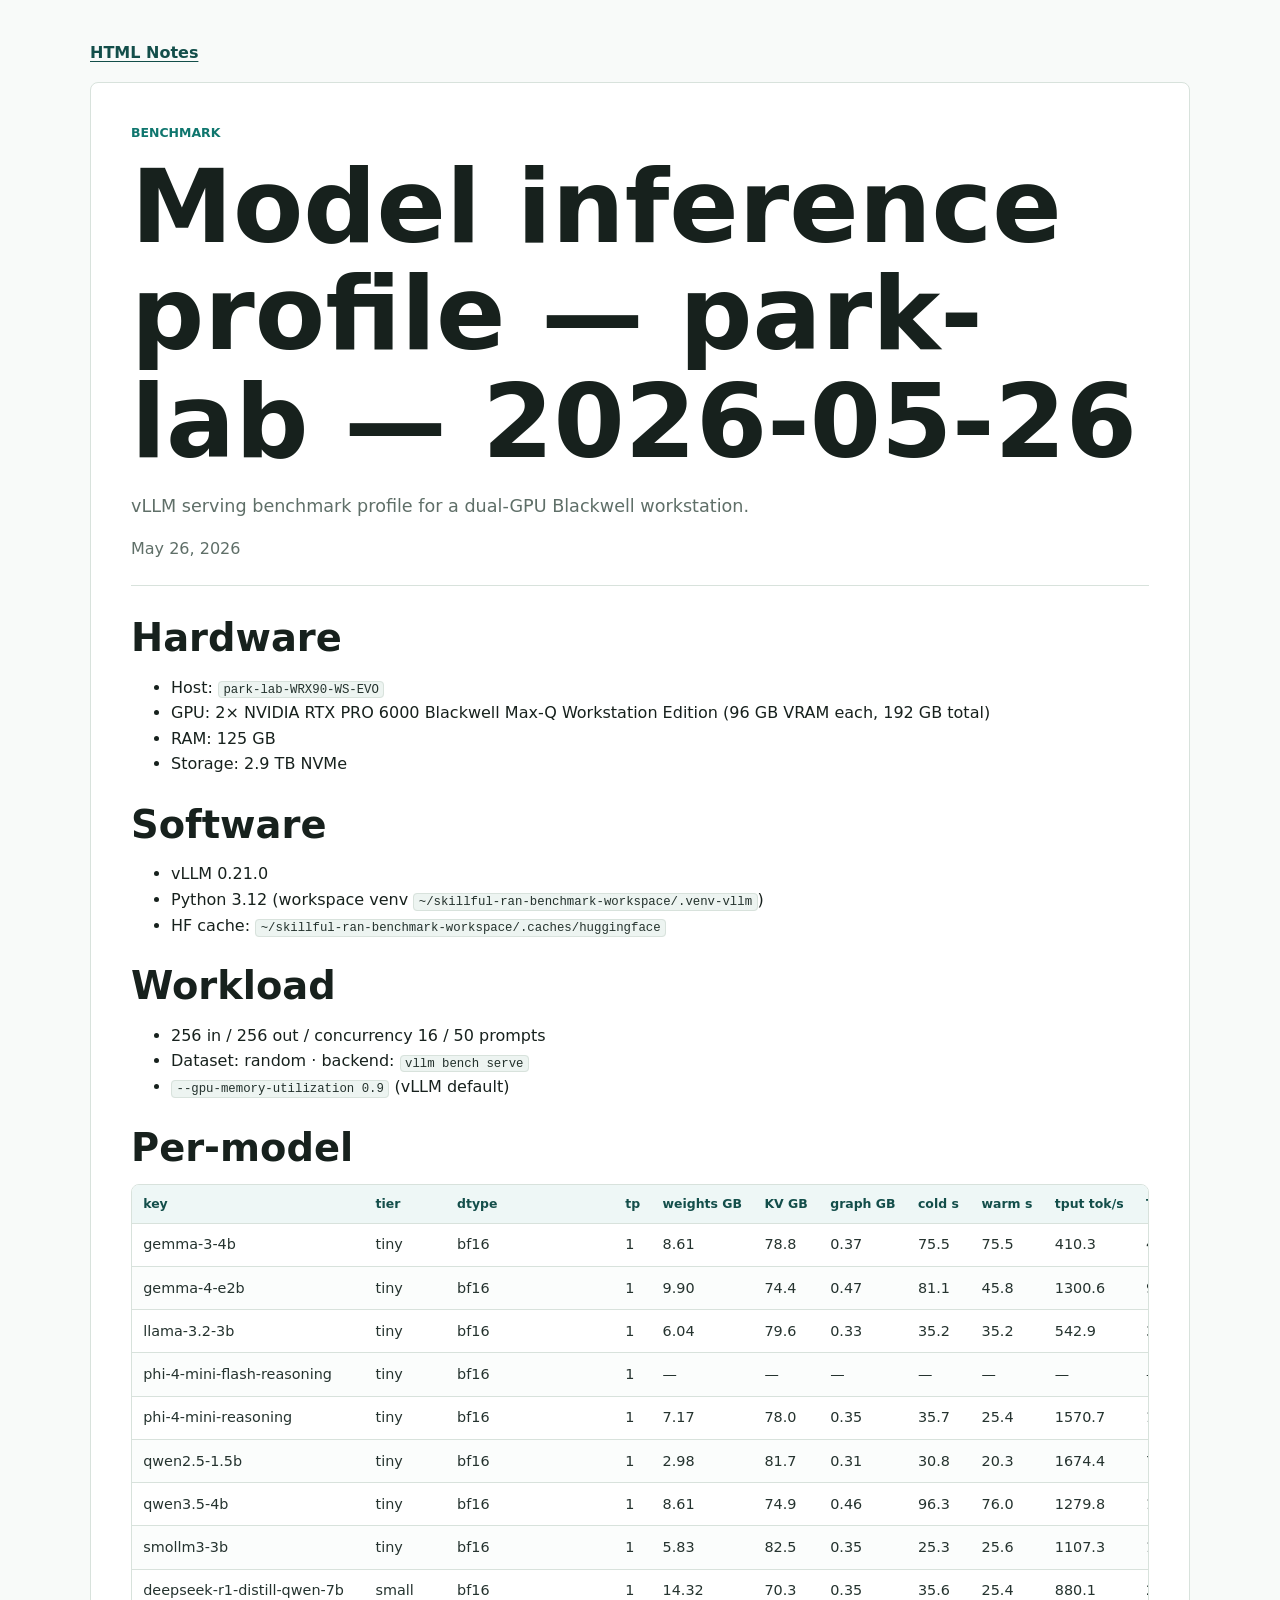
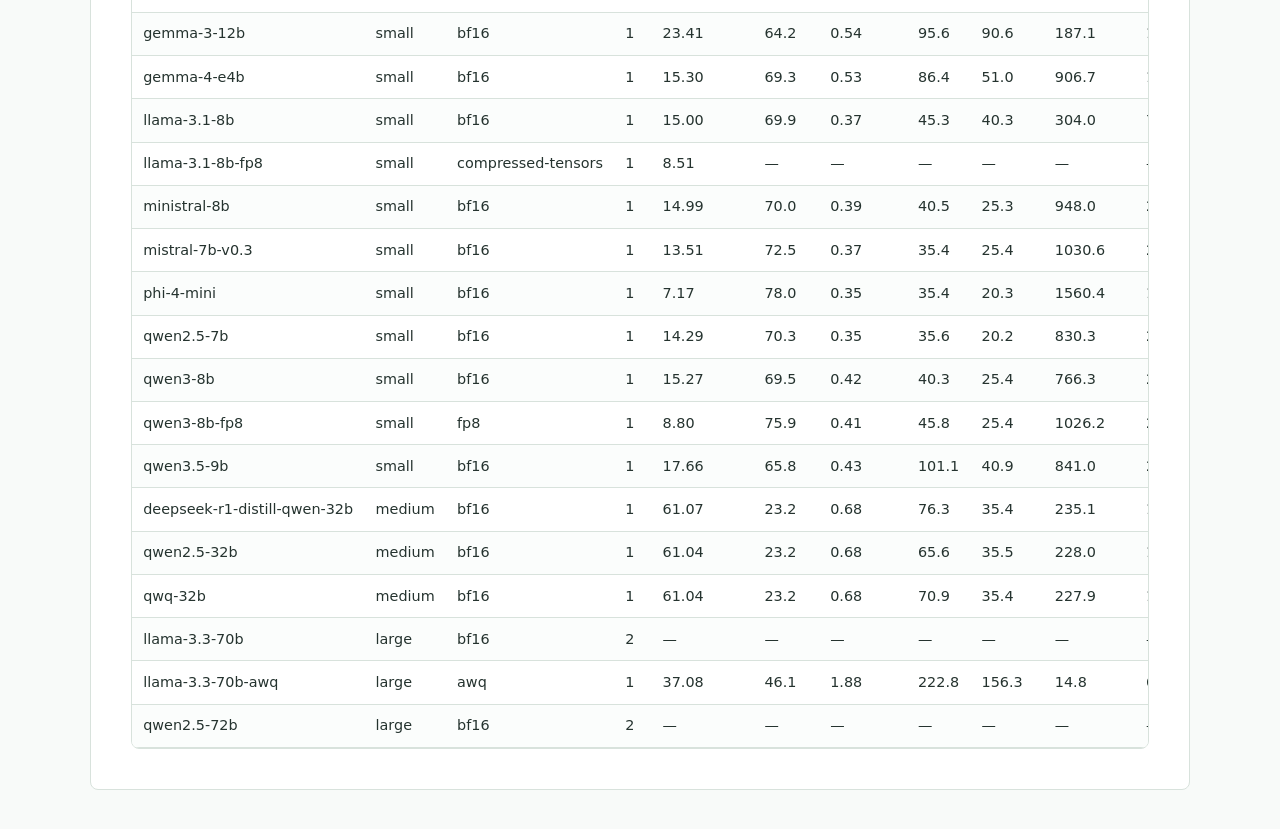
<file: notes/model-inference-profile-park-lab-2026-05-26.html>
<!doctype html>
<html lang="en">
  <head>
    <meta charset="utf-8">
    <meta name="viewport" content="width=device-width, initial-scale=1">
    <title>Model inference profile &mdash; park-lab &mdash; 2026-05-26 | HTML Notes</title>
    <meta
      name="description"
      content="vLLM model inference benchmark profile for the park-lab workstation."
    >
    <link rel="stylesheet" href="../assets/styles.css">
  </head>
  <body>
    <main class="note-page note-page-wide">
      <nav class="note-nav" aria-label="Site">
        <a href="../index.html">HTML Notes</a>
      </nav>

      <article class="note-article">
        <header>
          <p class="eyebrow">Benchmark</p>
          <h1>Model inference profile &mdash; park-lab &mdash; 2026-05-26</h1>
          <p class="note-dek">
            vLLM serving benchmark profile for a dual-GPU Blackwell workstation.
          </p>
          <time datetime="2026-05-26">May 26, 2026</time>
        </header>

        <section>
          <h2>Hardware</h2>
          <ul>
            <li>Host: <code>park-lab-WRX90-WS-EVO</code></li>
            <li>
              GPU: 2&times; NVIDIA RTX PRO 6000 Blackwell Max-Q Workstation
              Edition (96 GB VRAM each, 192 GB total)
            </li>
            <li>RAM: 125 GB</li>
            <li>Storage: 2.9 TB NVMe</li>
          </ul>
        </section>

        <section>
          <h2>Software</h2>
          <ul>
            <li>vLLM 0.21.0</li>
            <li>
              Python 3.12 (workspace venv
              <code>~/skillful-ran-benchmark-workspace/.venv-vllm</code>)
            </li>
            <li>
              HF cache:
              <code>~/skillful-ran-benchmark-workspace/.caches/huggingface</code>
            </li>
          </ul>
        </section>

        <section>
          <h2>Workload</h2>
          <ul>
            <li>256 in / 256 out / concurrency 16 / 50 prompts</li>
            <li>Dataset: random &middot; backend: <code>vllm bench serve</code></li>
            <li><code>--gpu-memory-utilization 0.9</code> (vLLM default)</li>
          </ul>
        </section>

        <section>
          <h2>Per-model</h2>
          <div class="table-wrap" role="region" aria-label="Per-model benchmark table" tabindex="0">
            <table>
              <thead>
                <tr>
                  <th>key</th>
                  <th>tier</th>
                  <th>dtype</th>
                  <th>tp</th>
                  <th>weights GB</th>
                  <th>KV GB</th>
                  <th>graph GB</th>
                  <th>cold s</th>
                  <th>warm s</th>
                  <th>tput tok/s</th>
                  <th>TTFT p50 ms</th>
                  <th>TTFT p95 ms</th>
                  <th>ITL p50 ms</th>
                  <th>ITL p95 ms</th>
                  <th>maxconc</th>
                  <th>status</th>
                </tr>
              </thead>
              <tbody>
                <tr><td>gemma-3-4b</td><td>tiny</td><td>bf16</td><td>1</td><td>8.61</td><td>78.8</td><td>0.37</td><td>75.5</td><td>75.5</td><td>410.3</td><td>402.1</td><td>430.1</td><td>25.7</td><td>26.3</td><td>46.9</td><td><span class="status-ok">ok</span></td></tr>
                <tr><td>gemma-4-e2b</td><td>tiny</td><td>bf16</td><td>1</td><td>9.90</td><td>74.4</td><td>0.47</td><td>81.1</td><td>45.8</td><td>1300.6</td><td>94.1</td><td>1025.5</td><td>5.5</td><td>6.4</td><td>259.0</td><td><span class="status-ok">ok</span></td></tr>
                <tr><td>llama-3.2-3b</td><td>tiny</td><td>bf16</td><td>1</td><td>6.04</td><td>79.6</td><td>0.33</td><td>35.2</td><td>35.2</td><td>542.9</td><td>350.9</td><td>396.1</td><td>24.6</td><td>25.2</td><td>91.0</td><td><span class="status-ok">ok</span></td></tr>
                <tr><td>phi-4-mini-flash-reasoning</td><td>tiny</td><td>bf16</td><td>1</td><td>&mdash;</td><td>&mdash;</td><td>&mdash;</td><td>&mdash;</td><td>&mdash;</td><td>&mdash;</td><td>&mdash;</td><td>&mdash;</td><td>&mdash;</td><td>&mdash;</td><td>&mdash;</td><td><span class="status-fail">fail</span></td></tr>
                <tr><td>phi-4-mini-reasoning</td><td>tiny</td><td>bf16</td><td>1</td><td>7.17</td><td>78.0</td><td>0.35</td><td>35.7</td><td>25.4</td><td>1570.7</td><td>145.4</td><td>343.9</td><td>7.5</td><td>8.2</td><td>39.0</td><td><span class="status-ok">ok</span></td></tr>
                <tr><td>qwen2.5-1.5b</td><td>tiny</td><td>bf16</td><td>1</td><td>2.98</td><td>81.7</td><td>0.31</td><td>30.8</td><td>20.3</td><td>1674.4</td><td>70.7</td><td>353.8</td><td>3.8</td><td>4.5</td><td>373.4</td><td><span class="status-ok">ok</span></td></tr>
                <tr><td>qwen3.5-4b</td><td>tiny</td><td>bf16</td><td>1</td><td>8.61</td><td>74.9</td><td>0.46</td><td>96.3</td><td>76.0</td><td>1279.8</td><td>170.9</td><td>1357.8</td><td>8.3</td><td>8.7</td><td>70.4</td><td><span class="status-ok">ok</span></td></tr>
                <tr><td>smollm3-3b</td><td>tiny</td><td>bf16</td><td>1</td><td>5.83</td><td>82.5</td><td>0.35</td><td>25.3</td><td>25.6</td><td>1107.3</td><td>131.2</td><td>1303.0</td><td>8.6</td><td>9.4</td><td>146.6</td><td><span class="status-ok">ok</span></td></tr>
                <tr><td>deepseek-r1-distill-qwen-7b</td><td>small</td><td>bf16</td><td>1</td><td>14.32</td><td>70.3</td><td>0.35</td><td>35.6</td><td>25.4</td><td>880.1</td><td>253.7</td><td>1544.3</td><td>11.1</td><td>11.6</td><td>160.7</td><td><span class="status-ok">ok</span></td></tr>
                <tr><td>gemma-3-12b</td><td>small</td><td>bf16</td><td>1</td><td>23.41</td><td>64.2</td><td>0.54</td><td>95.6</td><td>90.6</td><td>187.1</td><td>1195.2</td><td>1203.6</td><td>64.7</td><td>65.7</td><td>13.3</td><td><span class="status-ok">ok</span></td></tr>
                <tr><td>gemma-4-e4b</td><td>small</td><td>bf16</td><td>1</td><td>15.30</td><td>69.3</td><td>0.53</td><td>86.4</td><td>51.0</td><td>906.7</td><td>177.9</td><td>1088.1</td><td>9.5</td><td>10.0</td><td>83.2</td><td><span class="status-ok">ok</span></td></tr>
                <tr><td>llama-3.1-8b</td><td>small</td><td>bf16</td><td>1</td><td>15.00</td><td>69.9</td><td>0.37</td><td>45.3</td><td>40.3</td><td>304.0</td><td>763.9</td><td>794.4</td><td>39.0</td><td>39.7</td><td>69.9</td><td><span class="status-ok">ok</span></td></tr>
                <tr><td>llama-3.1-8b-fp8</td><td>small</td><td>compressed-tensors</td><td>1</td><td>8.51</td><td>&mdash;</td><td>&mdash;</td><td>&mdash;</td><td>&mdash;</td><td>&mdash;</td><td>&mdash;</td><td>&mdash;</td><td>&mdash;</td><td>&mdash;</td><td>&mdash;</td><td><span class="status-fail">fail</span></td></tr>
                <tr><td>ministral-8b</td><td>small</td><td>bf16</td><td>1</td><td>14.99</td><td>70.0</td><td>0.39</td><td>40.5</td><td>25.3</td><td>948.0</td><td>298.8</td><td>387.6</td><td>12.5</td><td>13.2</td><td>62.2</td><td><span class="status-ok">ok</span></td></tr>
                <tr><td>mistral-7b-v0.3</td><td>small</td><td>bf16</td><td>1</td><td>13.51</td><td>72.5</td><td>0.37</td><td>35.4</td><td>25.4</td><td>1030.6</td><td>296.9</td><td>384.7</td><td>11.3</td><td>12.0</td><td>72.5</td><td><span class="status-ok">ok</span></td></tr>
                <tr><td>phi-4-mini</td><td>small</td><td>bf16</td><td>1</td><td>7.17</td><td>78.0</td><td>0.35</td><td>35.4</td><td>20.3</td><td>1560.4</td><td>140.6</td><td>357.1</td><td>7.6</td><td>8.3</td><td>77.8</td><td><span class="status-ok">ok</span></td></tr>
                <tr><td>qwen2.5-7b</td><td>small</td><td>bf16</td><td>1</td><td>14.29</td><td>70.3</td><td>0.35</td><td>35.6</td><td>20.2</td><td>830.3</td><td>253.6</td><td>515.2</td><td>11.1</td><td>11.7</td><td>160.8</td><td><span class="status-ok">ok</span></td></tr>
                <tr><td>qwen3-8b</td><td>small</td><td>bf16</td><td>1</td><td>15.27</td><td>69.5</td><td>0.42</td><td>40.3</td><td>25.4</td><td>766.3</td><td>260.9</td><td>549.1</td><td>12.4</td><td>12.9</td><td>61.8</td><td><span class="status-ok">ok</span></td></tr>
                <tr><td>qwen3-8b-fp8</td><td>small</td><td>fp8</td><td>1</td><td>8.80</td><td>75.9</td><td>0.41</td><td>45.8</td><td>25.4</td><td>1026.2</td><td>253.9</td><td>530.4</td><td>8.3</td><td>8.8</td><td>67.5</td><td><span class="status-ok">ok</span></td></tr>
                <tr><td>qwen3.5-9b</td><td>small</td><td>bf16</td><td>1</td><td>17.66</td><td>65.8</td><td>0.43</td><td>101.1</td><td>40.9</td><td>841.0</td><td>279.1</td><td>1431.2</td><td>13.0</td><td>13.5</td><td>61.9</td><td><span class="status-ok">ok</span></td></tr>
                <tr><td>deepseek-r1-distill-qwen-32b</td><td>medium</td><td>bf16</td><td>1</td><td>61.07</td><td>23.2</td><td>0.68</td><td>76.3</td><td>35.4</td><td>235.1</td><td>1157.8</td><td>1599.7</td><td>48.9</td><td>50.2</td><td>11.6</td><td><span class="status-ok">ok</span></td></tr>
                <tr><td>qwen2.5-32b</td><td>medium</td><td>bf16</td><td>1</td><td>61.04</td><td>23.2</td><td>0.68</td><td>65.6</td><td>35.5</td><td>228.0</td><td>1172.3</td><td>1373.1</td><td>49.0</td><td>50.3</td><td>11.6</td><td><span class="status-ok">ok</span></td></tr>
                <tr><td>qwq-32b</td><td>medium</td><td>bf16</td><td>1</td><td>61.04</td><td>23.2</td><td>0.68</td><td>70.9</td><td>35.4</td><td>227.9</td><td>1158.8</td><td>1363.4</td><td>49.0</td><td>50.3</td><td>11.6</td><td><span class="status-ok">ok</span></td></tr>
                <tr><td>llama-3.3-70b</td><td>large</td><td>bf16</td><td>2</td><td>&mdash;</td><td>&mdash;</td><td>&mdash;</td><td>&mdash;</td><td>&mdash;</td><td>&mdash;</td><td>&mdash;</td><td>&mdash;</td><td>&mdash;</td><td>&mdash;</td><td>&mdash;</td><td><span class="status-fail">fail</span></td></tr>
                <tr><td>llama-3.3-70b-awq</td><td>large</td><td>awq</td><td>1</td><td>37.08</td><td>46.1</td><td>1.88</td><td>222.8</td><td>156.3</td><td>14.8</td><td>6636.0</td><td>6657.5</td><td>825.0</td><td>825.9</td><td>18.5</td><td><span class="status-ok">ok</span></td></tr>
                <tr><td>qwen2.5-72b</td><td>large</td><td>bf16</td><td>2</td><td>&mdash;</td><td>&mdash;</td><td>&mdash;</td><td>&mdash;</td><td>&mdash;</td><td>&mdash;</td><td>&mdash;</td><td>&mdash;</td><td>&mdash;</td><td>&mdash;</td><td>&mdash;</td><td><span class="status-fail">fail</span></td></tr>
              </tbody>
            </table>
          </div>
        </section>
      </article>
    </main>
  </body>
</html>
</file>
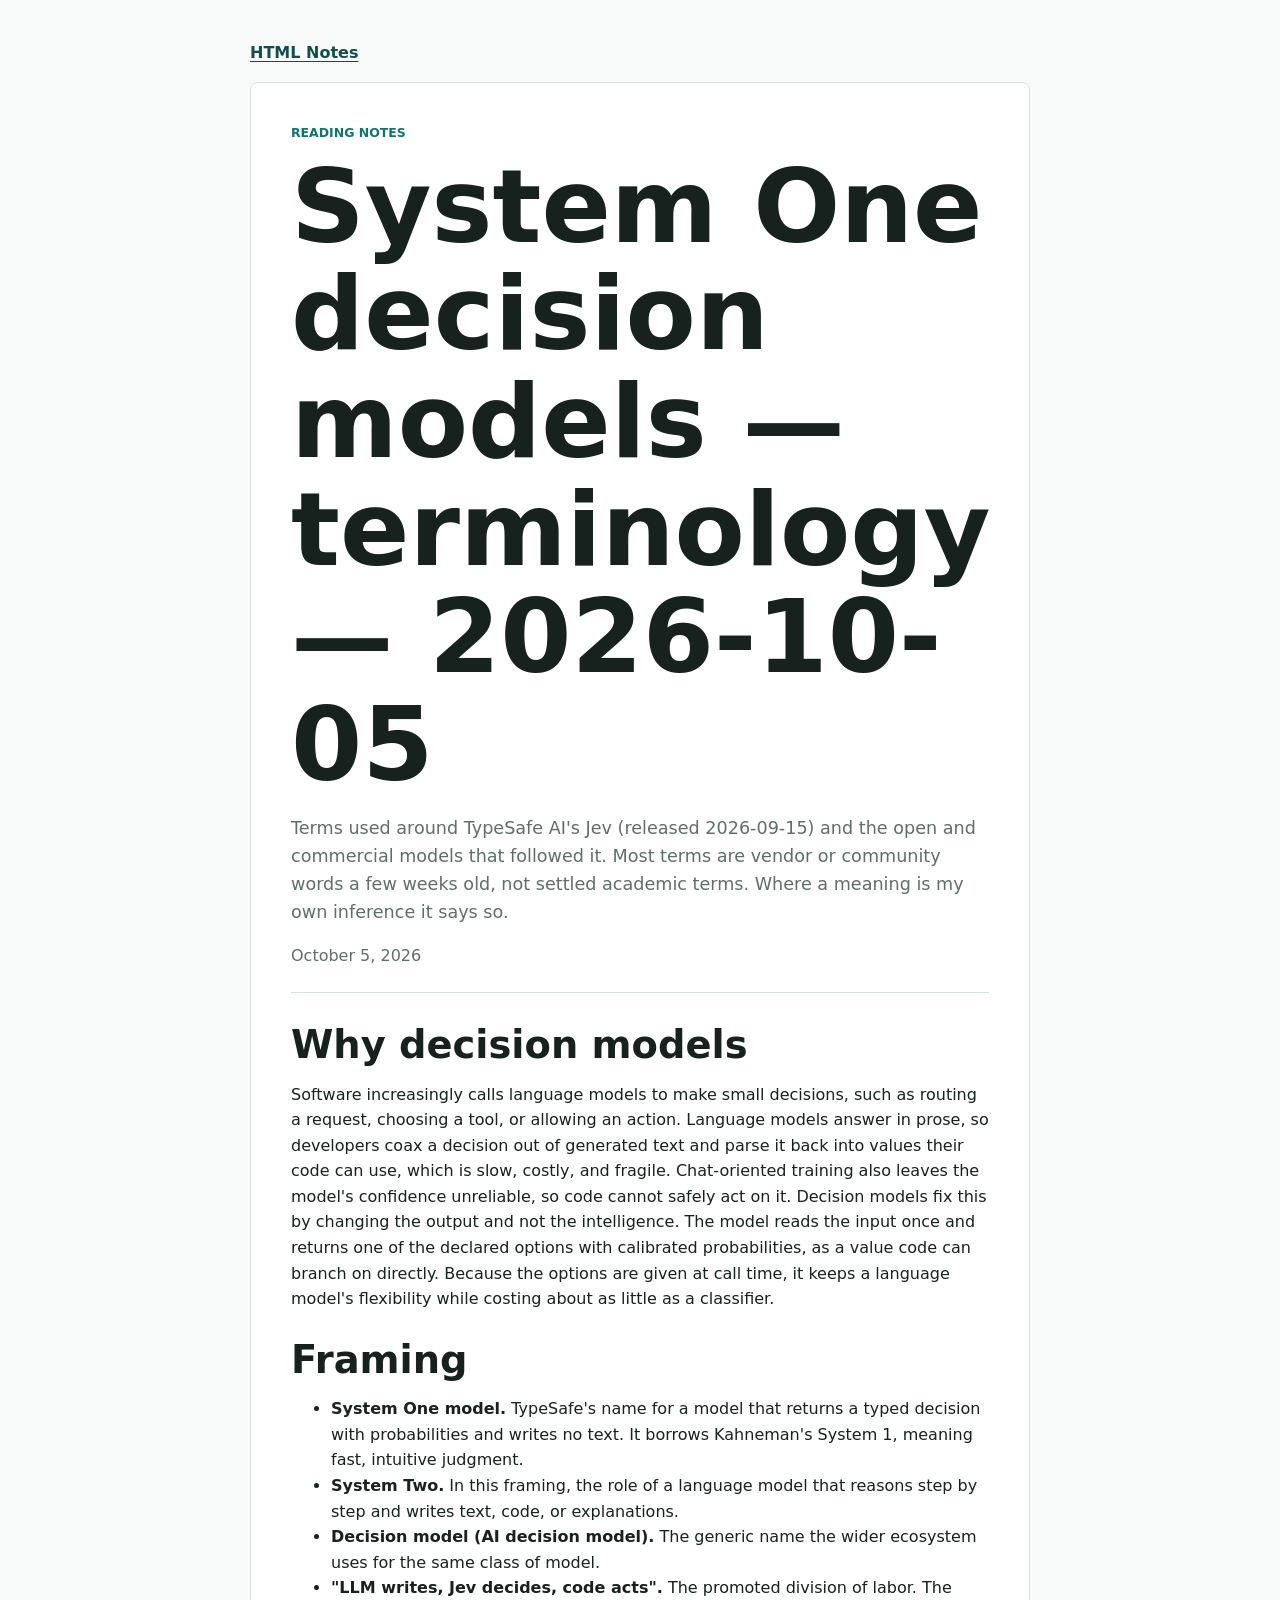
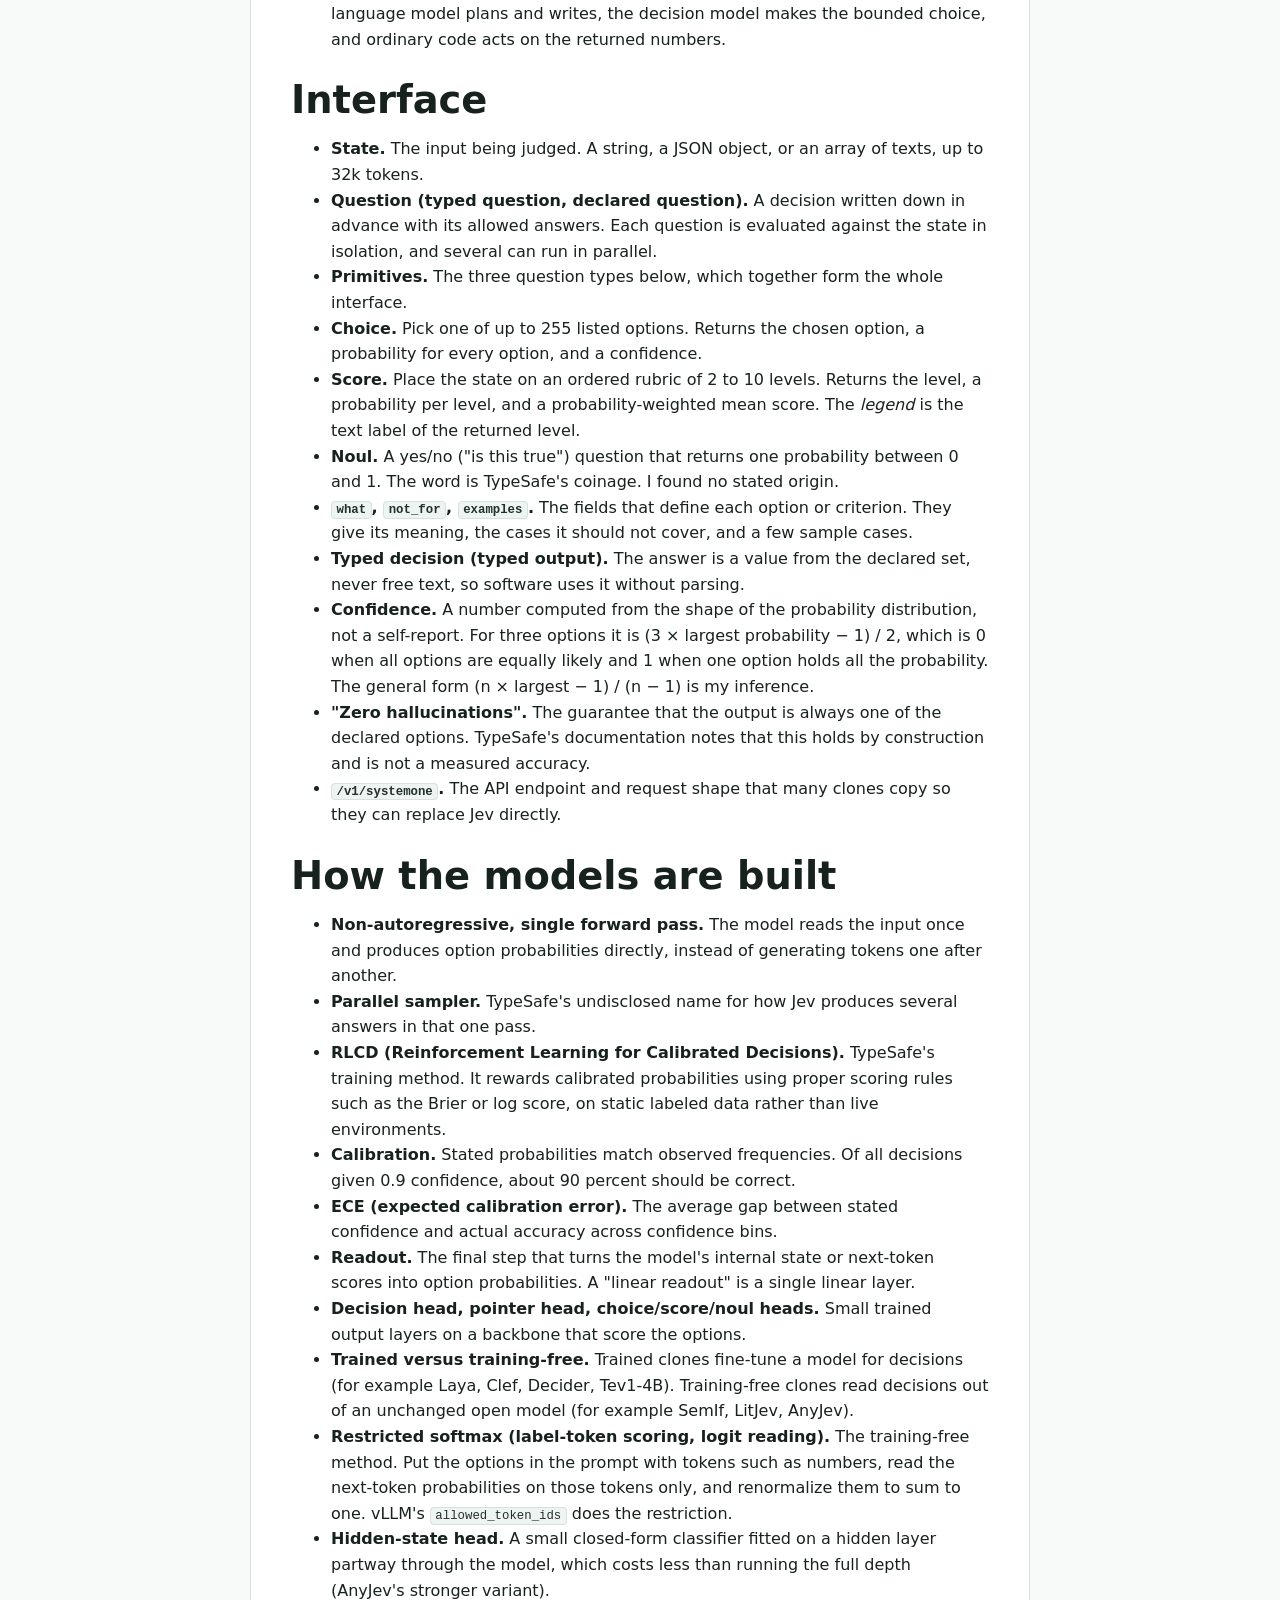
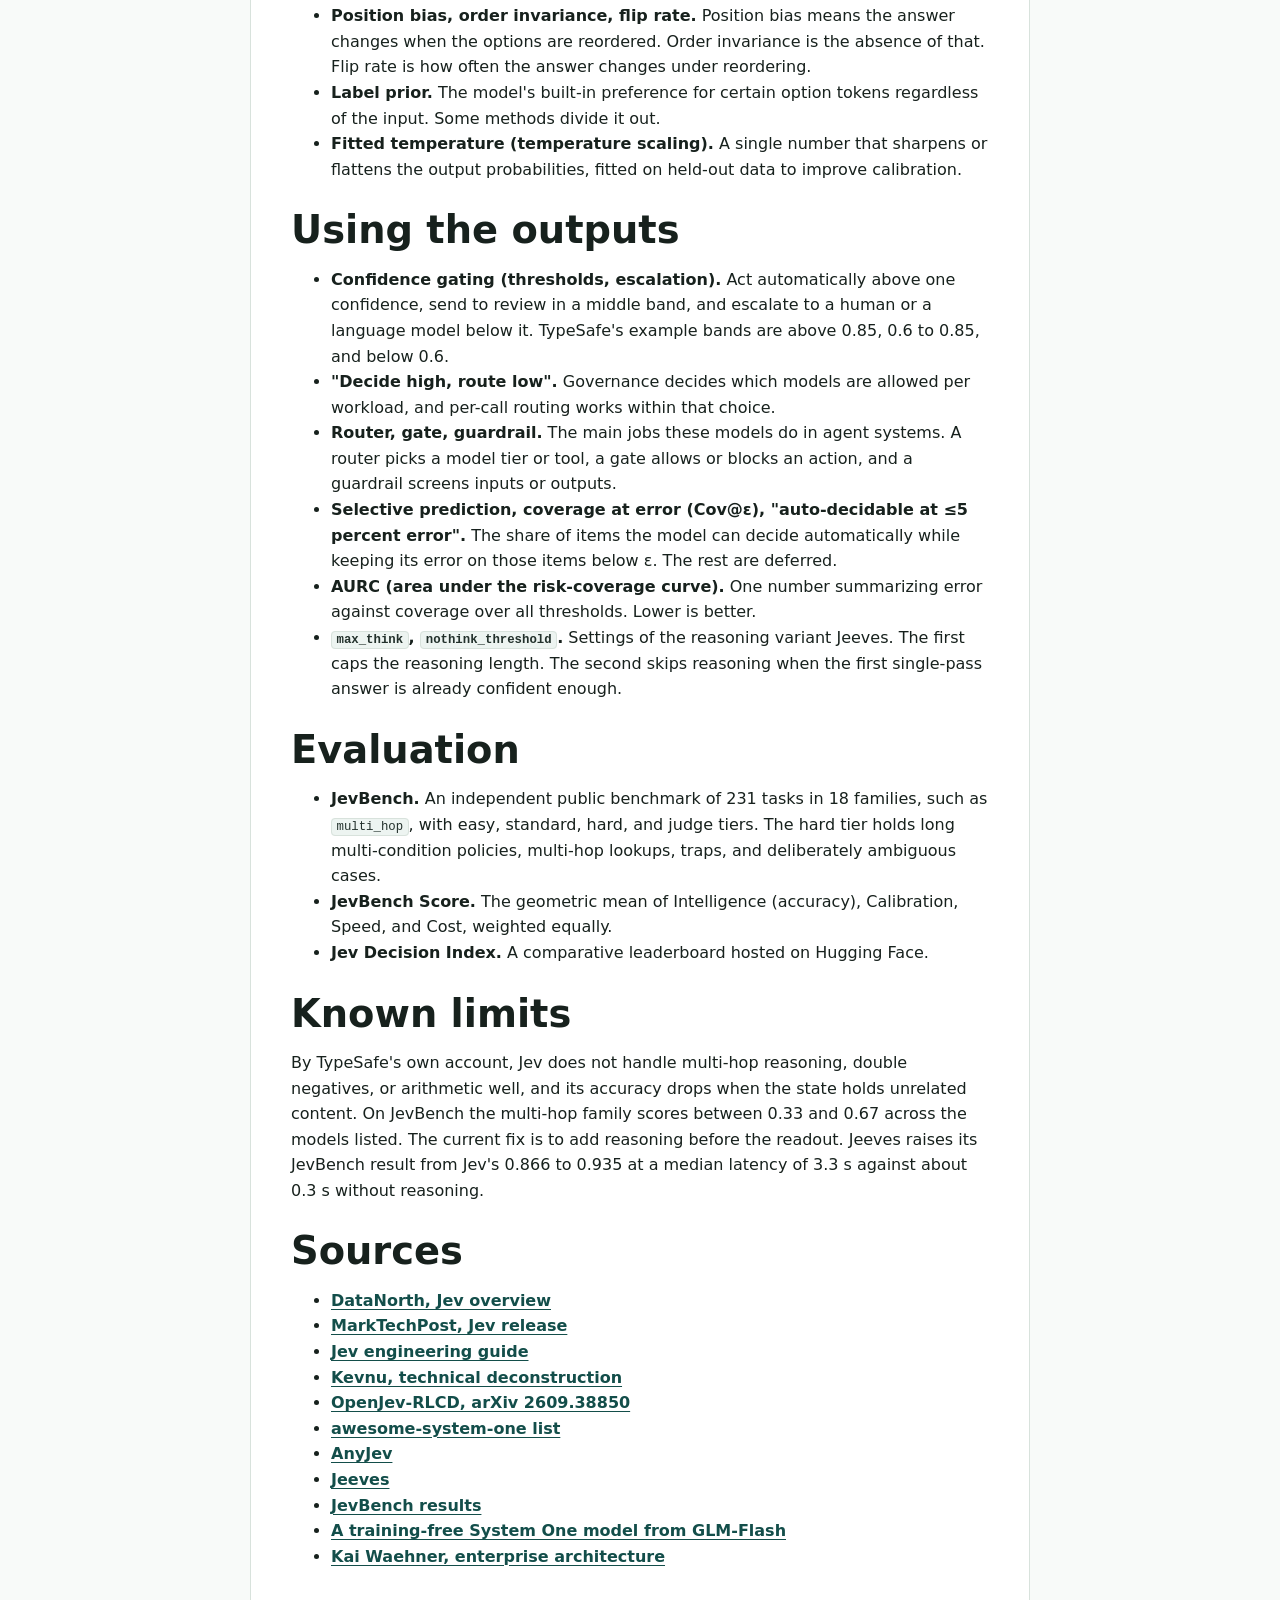
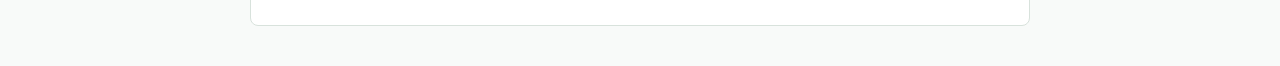
<file: notes/system-one-decision-models-terminology-2026-10-05.html>
<!doctype html>
<html lang="en">
  <head>
    <meta charset="utf-8">
    <meta name="viewport" content="width=device-width, initial-scale=1">
    <title>System One decision models &mdash; terminology &mdash; 2026-10-05 | HTML Notes</title>
    <meta
      name="description"
      content="Terms used around Jev and other System One decision models, with plain explanations and public sources."
    >
    <link rel="stylesheet" href="../assets/styles.css">
  </head>
  <body>
    <main class="note-page">
      <nav class="note-nav" aria-label="Site">
        <a href="../index.html">HTML Notes</a>
      </nav>

      <article class="note-article">
        <header>
          <p class="eyebrow">Reading notes</p>
          <h1>System One decision models &mdash; terminology &mdash; 2026-10-05</h1>
          <p class="note-dek">
            Terms used around TypeSafe AI's Jev (released 2026-09-15) and the open and
            commercial models that followed it. Most terms are vendor or community words
            a few weeks old, not settled academic terms. Where a meaning is my own
            inference it says so.
          </p>
          <time datetime="2026-10-05">October 5, 2026</time>
        </header>

        <section>
          <h2>Why decision models</h2>
          <p>
            Software increasingly calls language models to make small decisions, such as
            routing a request, choosing a tool, or allowing an action. Language models
            answer in prose, so developers coax a decision out of generated text and parse
            it back into values their code can use, which is slow, costly, and fragile.
            Chat-oriented training also leaves the model's confidence unreliable, so code
            cannot safely act on it. Decision models fix this by changing the output and
            not the intelligence. The model reads the input once and returns one of the
            declared options with calibrated probabilities, as a value code can branch on
            directly. Because the options are given at call time, it keeps a language
            model's flexibility while costing about as little as a classifier.
          </p>
        </section>

        <section>
          <h2>Framing</h2>
          <ul>
            <li><strong>System One model.</strong> TypeSafe's name for a model that returns
              a typed decision with probabilities and writes no text. It borrows
              Kahneman's System 1, meaning fast, intuitive judgment.</li>
            <li><strong>System Two.</strong> In this framing, the role of a language model
              that reasons step by step and writes text, code, or explanations.</li>
            <li><strong>Decision model (AI decision model).</strong> The generic name the
              wider ecosystem uses for the same class of model.</li>
            <li><strong>"LLM writes, Jev decides, code acts".</strong> The promoted division
              of labor. The language model plans and writes, the decision model makes the
              bounded choice, and ordinary code acts on the returned numbers.</li>
          </ul>
        </section>

        <section>
          <h2>Interface</h2>
          <ul>
            <li><strong>State.</strong> The input being judged. A string, a JSON object, or
              an array of texts, up to 32k tokens.</li>
            <li><strong>Question (typed question, declared question).</strong> A decision
              written down in advance with its allowed answers. Each question is evaluated
              against the state in isolation, and several can run in parallel.</li>
            <li><strong>Primitives.</strong> The three question types below, which together
              form the whole interface.</li>
            <li><strong>Choice.</strong> Pick one of up to 255 listed options. Returns the
              chosen option, a probability for every option, and a confidence.</li>
            <li><strong>Score.</strong> Place the state on an ordered rubric of 2 to 10
              levels. Returns the level, a probability per level, and a
              probability-weighted mean score. The <em>legend</em> is the text label of the
              returned level.</li>
            <li><strong>Noul.</strong> A yes/no ("is this true") question that returns one
              probability between 0 and 1. The word is TypeSafe's coinage. I found no
              stated origin.</li>
            <li><strong><code>what</code>, <code>not_for</code>, <code>examples</code>.</strong>
              The fields that define each option or criterion. They give its meaning, the
              cases it should not cover, and a few sample cases.</li>
            <li><strong>Typed decision (typed output).</strong> The answer is a value from
              the declared set, never free text, so software uses it without parsing.</li>
            <li><strong>Confidence.</strong> A number computed from the shape of the
              probability distribution, not a self-report. For three options it is
              (3 &times; largest probability &minus; 1) / 2, which is 0 when all options
              are equally likely and 1 when one option holds all the probability. The
              general form (n &times; largest &minus; 1) / (n &minus; 1) is my
              inference.</li>
            <li><strong>"Zero hallucinations".</strong> The guarantee that the output is
              always one of the declared options. TypeSafe's documentation notes that this
              holds by construction and is not a measured accuracy.</li>
            <li><strong><code>/v1/systemone</code>.</strong> The API endpoint and request
              shape that many clones copy so they can replace Jev directly.</li>
          </ul>
        </section>

        <section>
          <h2>How the models are built</h2>
          <ul>
            <li><strong>Non-autoregressive, single forward pass.</strong> The model reads
              the input once and produces option probabilities directly, instead of
              generating tokens one after another.</li>
            <li><strong>Parallel sampler.</strong> TypeSafe's undisclosed name for how Jev
              produces several answers in that one pass.</li>
            <li><strong>RLCD (Reinforcement Learning for Calibrated Decisions).</strong>
              TypeSafe's training method. It rewards calibrated probabilities using proper
              scoring rules such as the Brier or log score, on static labeled data rather
              than live environments.</li>
            <li><strong>Calibration.</strong> Stated probabilities match observed
              frequencies. Of all decisions given 0.9 confidence, about 90 percent should be
              correct.</li>
            <li><strong>ECE (expected calibration error).</strong> The average gap between
              stated confidence and actual accuracy across confidence bins.</li>
            <li><strong>Readout.</strong> The final step that turns the model's internal
              state or next-token scores into option probabilities. A "linear readout" is a
              single linear layer.</li>
            <li><strong>Decision head, pointer head, choice/score/noul heads.</strong> Small
              trained output layers on a backbone that score the options.</li>
            <li><strong>Trained versus training-free.</strong> Trained clones fine-tune a
              model for decisions (for example Laya, Clef, Decider, Tev1-4B).
              Training-free clones read decisions out of an unchanged open model (for
              example SemIf, LitJev, AnyJev).</li>
            <li><strong>Restricted softmax (label-token scoring, logit reading).</strong>
              The training-free method. Put the options in the prompt with tokens such as
              numbers, read the next-token probabilities on those tokens only, and
              renormalize them to sum to one. vLLM's <code>allowed_token_ids</code> does
              the restriction.</li>
            <li><strong>Hidden-state head.</strong> A small closed-form classifier fitted on
              a hidden layer partway through the model, which costs less than running the
              full depth (AnyJev's stronger variant).</li>
            <li><strong>Position bias, order invariance, flip rate.</strong> Position bias
              means the answer changes when the options are reordered. Order invariance is
              the absence of that. Flip rate is how often the answer changes under
              reordering.</li>
            <li><strong>Label prior.</strong> The model's built-in preference for certain
              option tokens regardless of the input. Some methods divide it out.</li>
            <li><strong>Fitted temperature (temperature scaling).</strong> A single number
              that sharpens or flattens the output probabilities, fitted on held-out data
              to improve calibration.</li>
          </ul>
        </section>

        <section>
          <h2>Using the outputs</h2>
          <ul>
            <li><strong>Confidence gating (thresholds, escalation).</strong> Act
              automatically above one confidence, send to review in a middle band, and
              escalate to a human or a language model below it. TypeSafe's example bands
              are above 0.85, 0.6 to 0.85, and below 0.6.</li>
            <li><strong>"Decide high, route low".</strong> Governance decides which models
              are allowed per workload, and per-call routing works within that
              choice.</li>
            <li><strong>Router, gate, guardrail.</strong> The main jobs these models do in
              agent systems. A router picks a model tier or tool, a gate allows or blocks
              an action, and a guardrail screens inputs or outputs.</li>
            <li><strong>Selective prediction, coverage at error (Cov@&epsilon;),
              "auto-decidable at &le;5 percent error".</strong> The share of items the
              model can decide automatically while keeping its error on those items below
              &epsilon;. The rest are deferred.</li>
            <li><strong>AURC (area under the risk-coverage curve).</strong> One number
              summarizing error against coverage over all thresholds. Lower is
              better.</li>
            <li><strong><code>max_think</code>, <code>nothink_threshold</code>.</strong>
              Settings of the reasoning variant Jeeves. The first caps the reasoning
              length. The second skips reasoning when the first single-pass answer is
              already confident enough.</li>
          </ul>
        </section>

        <section>
          <h2>Evaluation</h2>
          <ul>
            <li><strong>JevBench.</strong> An independent public benchmark of 231 tasks in
              18 families, such as <code>multi_hop</code>, with easy, standard, hard, and
              judge tiers. The hard tier holds long multi-condition policies, multi-hop
              lookups, traps, and deliberately ambiguous cases.</li>
            <li><strong>JevBench Score.</strong> The geometric mean of Intelligence
              (accuracy), Calibration, Speed, and Cost, weighted equally.</li>
            <li><strong>Jev Decision Index.</strong> A comparative leaderboard hosted on
              Hugging Face.</li>
          </ul>
        </section>

        <section>
          <h2>Known limits</h2>
          <p>
            By TypeSafe's own account, Jev does not handle multi-hop reasoning, double
            negatives, or arithmetic well, and its accuracy drops when the state holds
            unrelated content. On JevBench the multi-hop family scores between 0.33 and
            0.67 across the models listed. The current fix is to add reasoning before the
            readout. Jeeves raises its JevBench result from Jev's 0.866 to 0.935 at a
            median latency of 3.3 s against about 0.3 s without reasoning.
          </p>
        </section>

        <section>
          <h2>Sources</h2>
          <ul>
            <li><a href="https://datanorth.ai/blog/jev-what-it-is-and-why-this-new-model-matters">DataNorth, Jev overview</a></li>
            <li><a href="https://www.marktechpost.com/2026/09/19/typesafe-ai-releases-jev/">MarkTechPost, Jev release</a></li>
            <li><a href="https://www.aibuilderclub.com/blog/jev-engineering-guide">Jev engineering guide</a></li>
            <li><a href="https://www.kevnu.com/en/posts/typesafe-jev-technical-deconstruction-non-autoregressive-decision-primitives-rlcd-and-local-open-source-implementation">Kevnu, technical deconstruction</a></li>
            <li><a href="https://arxiv.org/abs/2609.38850">OpenJev-RLCD, arXiv 2609.38850</a></li>
            <li><a href="https://github.com/yanng981/awesome-system-one">awesome-system-one list</a></li>
            <li><a href="https://github.com/nokia-applied-research/AnyJev">AnyJev</a></li>
            <li><a href="https://github.com/PostHog/jeeves">Jeeves</a></li>
            <li><a href="https://github.com/fstandhartinger/jevbench/blob/main/RESULTS-v1.2.md">JevBench results</a></li>
            <li><a href="https://www.privatemode.ai/blog/system-one-from-glm-flash">A training-free System One model from GLM-Flash</a></li>
            <li><a href="https://www.kai-waehner.de/blog/2026/09/28/how-system-one-models-like-jev-change-enterprise-ai-architecture/">Kai Waehner, enterprise architecture</a></li>
          </ul>
        </section>
      </article>
    </main>
  </body>
</html>
</file>
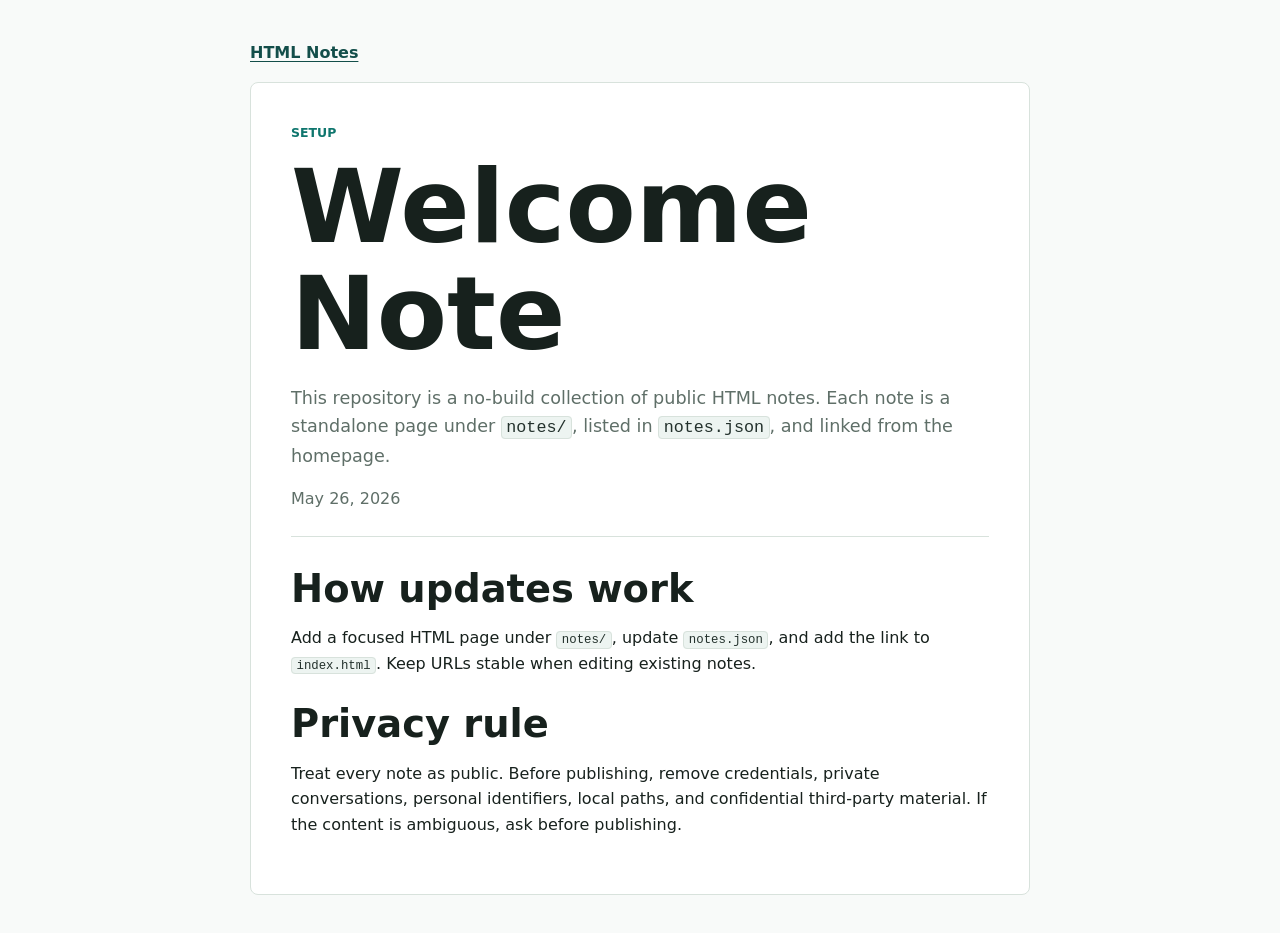
<file: notes/welcome.html>
<!doctype html>
<html lang="en">
  <head>
    <meta charset="utf-8">
    <meta name="viewport" content="width=device-width, initial-scale=1">
    <title>Welcome Note | HTML Notes</title>
    <meta
      name="description"
      content="How the public HTML notes repository is organized."
    >
    <link rel="stylesheet" href="../assets/styles.css">
  </head>
  <body>
    <main class="note-page">
      <nav class="note-nav" aria-label="Site">
        <a href="../index.html">HTML Notes</a>
      </nav>

      <article class="note-article">
        <header>
          <p class="eyebrow">Setup</p>
          <h1>Welcome Note</h1>
          <p class="note-dek">
            This repository is a no-build collection of public HTML notes. Each note is
            a standalone page under <code>notes/</code>, listed in
            <code>notes.json</code>, and linked from the homepage.
          </p>
          <time datetime="2026-05-26">May 26, 2026</time>
        </header>

        <section>
          <h2>How updates work</h2>
          <p>
            Add a focused HTML page under <code>notes/</code>, update
            <code>notes.json</code>, and add the link to <code>index.html</code>.
            Keep URLs stable when editing existing notes.
          </p>
        </section>

        <section>
          <h2>Privacy rule</h2>
          <p>
            Treat every note as public. Before publishing, remove credentials, private
            conversations, personal identifiers, local paths, and confidential third-party
            material. If the content is ambiguous, ask before publishing.
          </p>
        </section>
      </article>
    </main>
  </body>
</html>
</file>
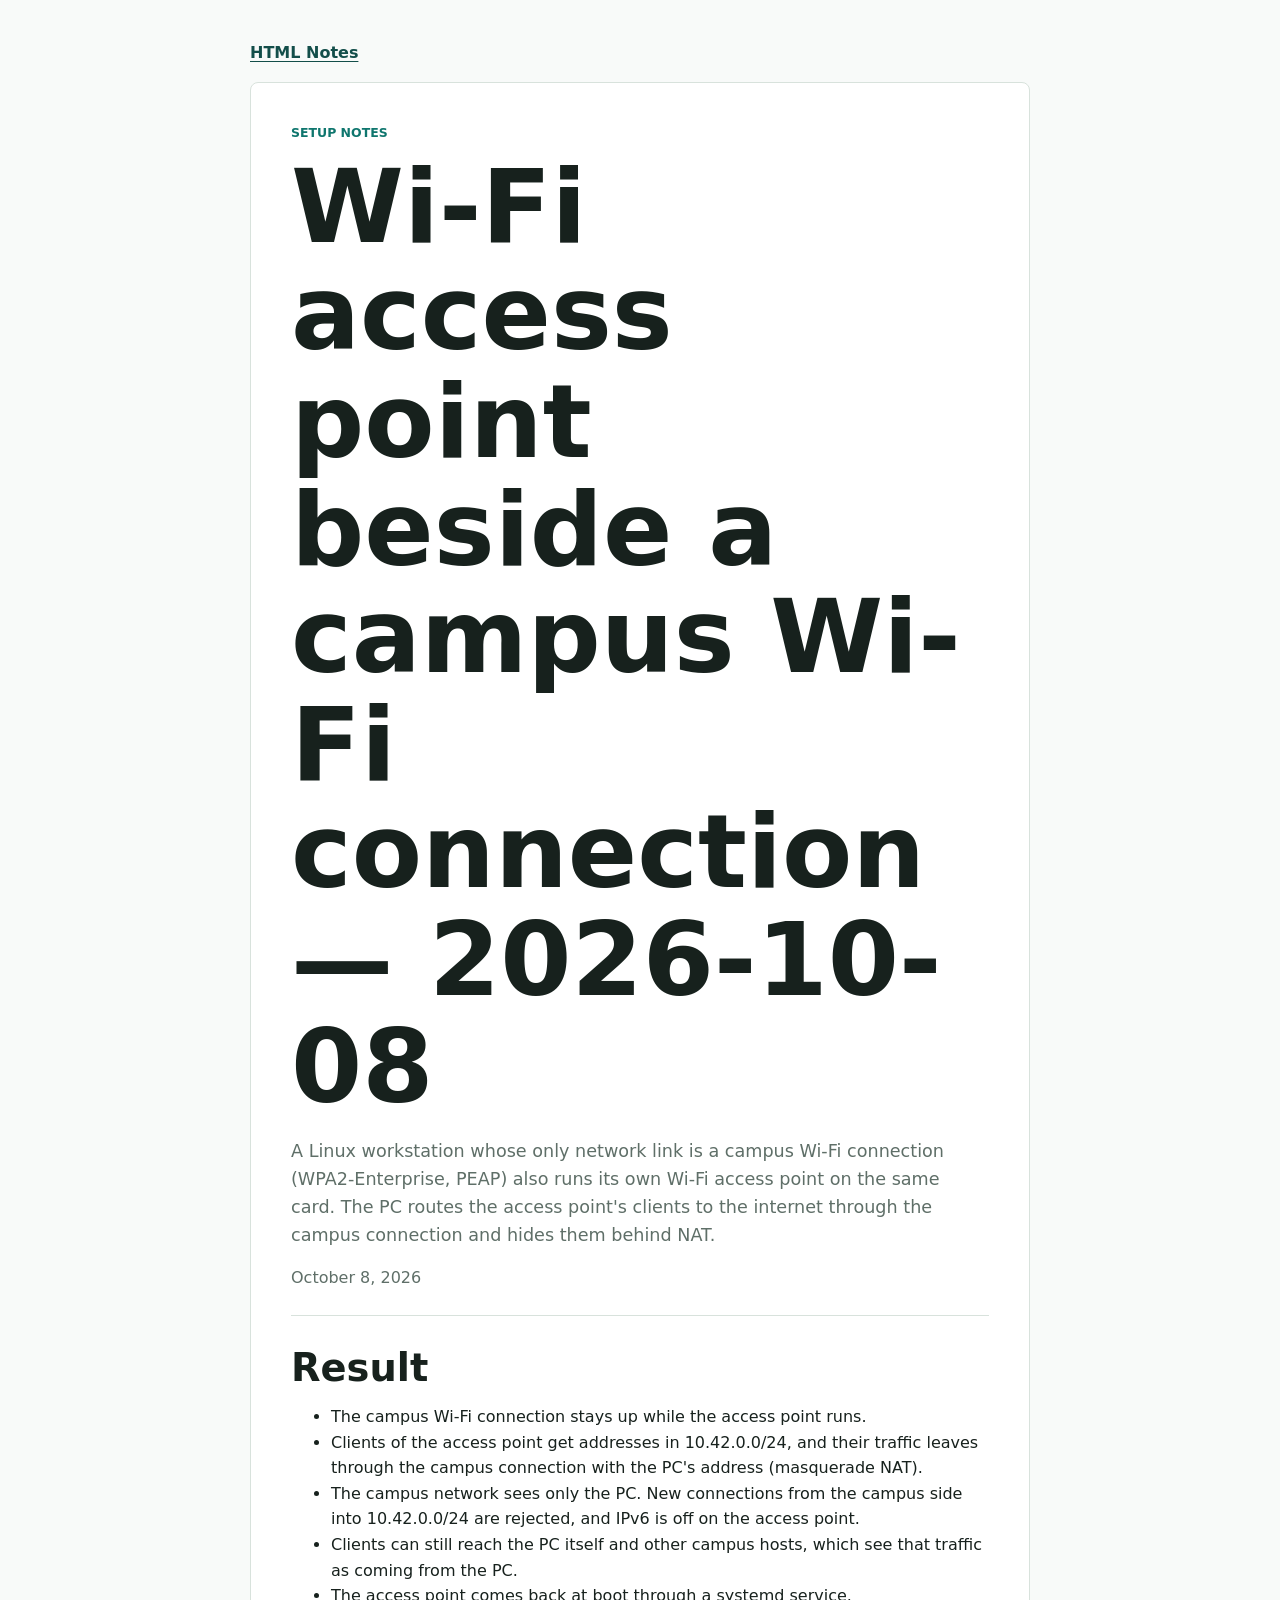
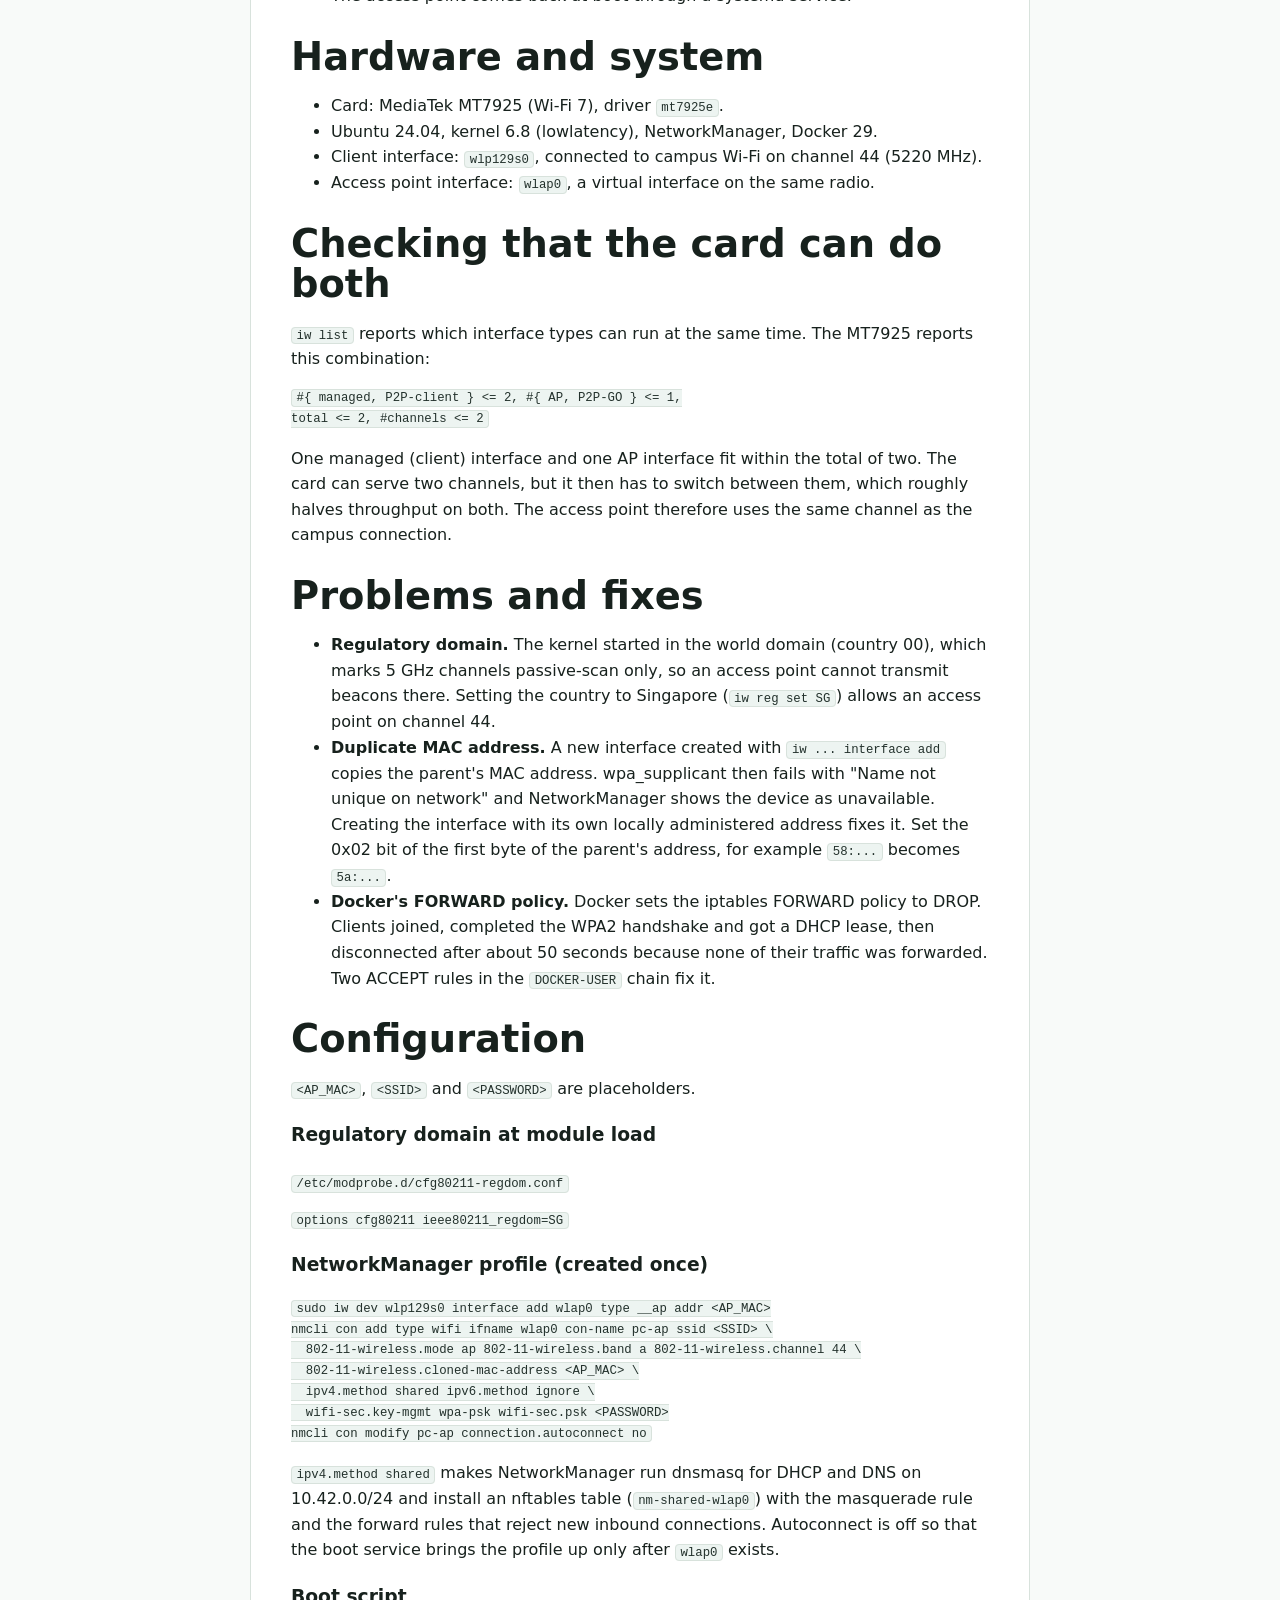
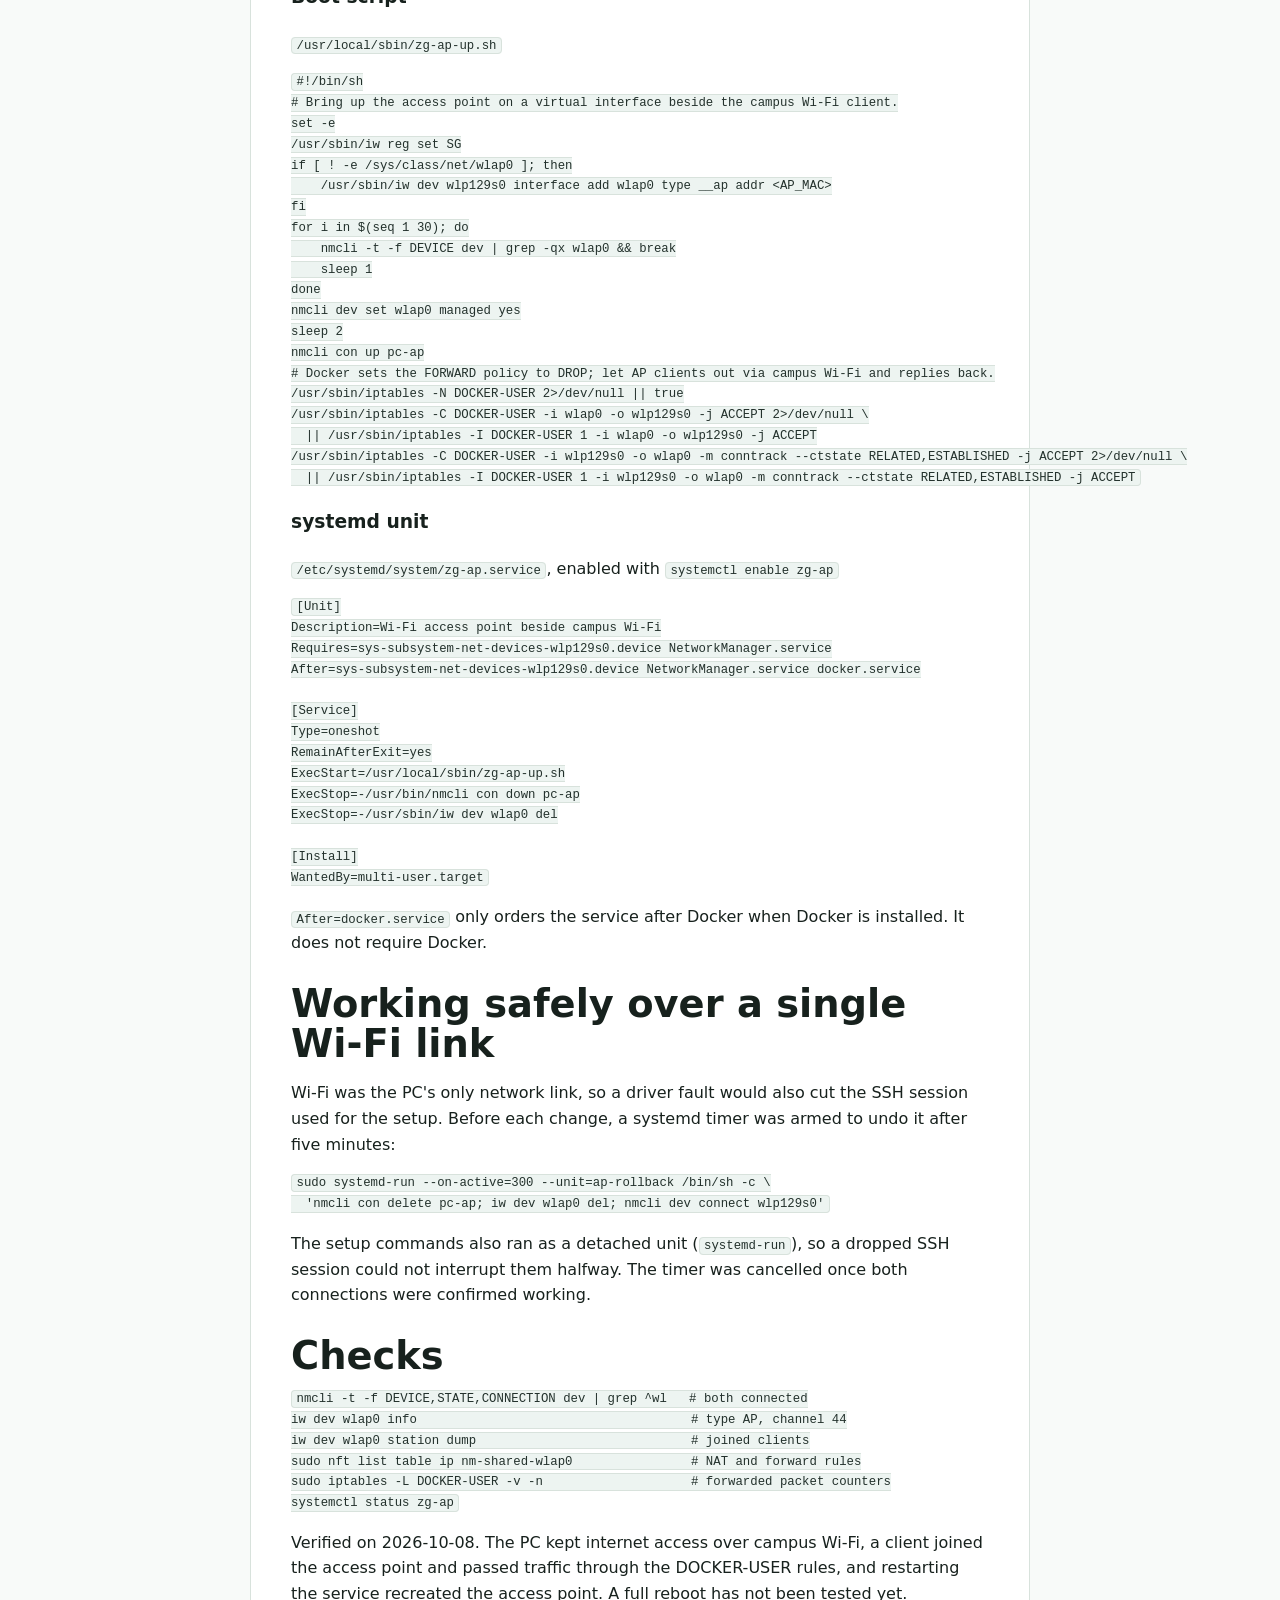
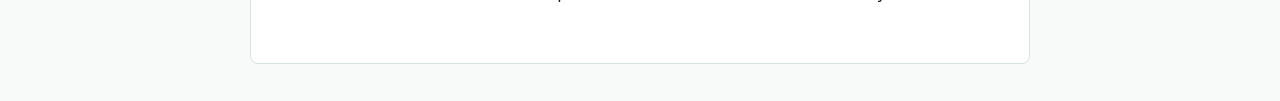
<file: notes/wifi-ap-beside-campus-wifi-2026-10-08.html>
<!doctype html>
<html lang="en">
  <head>
    <meta charset="utf-8">
    <meta name="viewport" content="width=device-width, initial-scale=1">
    <title>Wi-Fi access point beside a campus Wi-Fi connection &mdash; 2026-10-08 | HTML Notes</title>
    <meta
      name="description"
      content="Running a Wi-Fi access point on the same card that is connected to campus Wi-Fi, with the PC routing and NATing the access point's clients."
    >
    <link rel="stylesheet" href="../assets/styles.css">
  </head>
  <body>
    <main class="note-page">
      <nav class="note-nav" aria-label="Site">
        <a href="../index.html">HTML Notes</a>
      </nav>

      <article class="note-article">
        <header>
          <p class="eyebrow">Setup notes</p>
          <h1>Wi-Fi access point beside a campus Wi-Fi connection &mdash; 2026-10-08</h1>
          <p class="note-dek">
            A Linux workstation whose only network link is a campus Wi-Fi connection
            (WPA2-Enterprise, PEAP) also runs its own Wi-Fi access point on the same card.
            The PC routes the access point's clients to the internet through the campus
            connection and hides them behind NAT.
          </p>
          <time datetime="2026-10-08">October 8, 2026</time>
        </header>

        <section>
          <h2>Result</h2>
          <ul>
            <li>The campus Wi-Fi connection stays up while the access point runs.</li>
            <li>Clients of the access point get addresses in 10.42.0.0/24, and their
              traffic leaves through the campus connection with the PC's address
              (masquerade NAT).</li>
            <li>The campus network sees only the PC. New connections from the campus side
              into 10.42.0.0/24 are rejected, and IPv6 is off on the access point.</li>
            <li>Clients can still reach the PC itself and other campus hosts, which see
              that traffic as coming from the PC.</li>
            <li>The access point comes back at boot through a systemd service.</li>
          </ul>
        </section>

        <section>
          <h2>Hardware and system</h2>
          <ul>
            <li>Card: MediaTek MT7925 (Wi-Fi 7), driver <code>mt7925e</code>.</li>
            <li>Ubuntu 24.04, kernel 6.8 (lowlatency), NetworkManager, Docker 29.</li>
            <li>Client interface: <code>wlp129s0</code>, connected to campus Wi-Fi on
              channel 44 (5220 MHz).</li>
            <li>Access point interface: <code>wlap0</code>, a virtual interface on the
              same radio.</li>
          </ul>
        </section>

        <section>
          <h2>Checking that the card can do both</h2>
          <p>
            <code>iw list</code> reports which interface types can run at the same time.
            The MT7925 reports this combination:
          </p>
          <pre><code>#{ managed, P2P-client } &lt;= 2, #{ AP, P2P-GO } &lt;= 1,
total &lt;= 2, #channels &lt;= 2</code></pre>
          <p>
            One managed (client) interface and one AP interface fit within the total of
            two. The card can serve two channels, but it then has to switch between them,
            which roughly halves throughput on both. The access point therefore uses the
            same channel as the campus connection.
          </p>
        </section>

        <section>
          <h2>Problems and fixes</h2>
          <ul>
            <li><strong>Regulatory domain.</strong> The kernel started in the world domain
              (country 00), which marks 5 GHz channels passive-scan only, so an access
              point cannot transmit beacons there. Setting the country to Singapore
              (<code>iw reg set SG</code>) allows an access point on channel 44.</li>
            <li><strong>Duplicate MAC address.</strong> A new interface created with
              <code>iw ... interface add</code> copies the parent's MAC address.
              wpa_supplicant then fails with "Name not unique on network" and
              NetworkManager shows the device as unavailable. Creating the interface with
              its own locally administered address fixes it. Set the 0x02 bit of the first
              byte of the parent's address, for example <code>58:...</code> becomes
              <code>5a:...</code>.</li>
            <li><strong>Docker's FORWARD policy.</strong> Docker sets the iptables FORWARD
              policy to DROP. Clients joined, completed the WPA2 handshake and got a DHCP
              lease, then disconnected after about 50 seconds because none of their
              traffic was forwarded. Two ACCEPT rules in the <code>DOCKER-USER</code>
              chain fix it.</li>
          </ul>
        </section>

        <section>
          <h2>Configuration</h2>
          <p>
            <code>&lt;AP_MAC&gt;</code>, <code>&lt;SSID&gt;</code> and
            <code>&lt;PASSWORD&gt;</code> are placeholders.
          </p>

          <h3>Regulatory domain at module load</h3>
          <p><code>/etc/modprobe.d/cfg80211-regdom.conf</code></p>
          <pre><code>options cfg80211 ieee80211_regdom=SG</code></pre>

          <h3>NetworkManager profile (created once)</h3>
          <pre><code>sudo iw dev wlp129s0 interface add wlap0 type __ap addr &lt;AP_MAC&gt;
nmcli con add type wifi ifname wlap0 con-name pc-ap ssid &lt;SSID&gt; \
  802-11-wireless.mode ap 802-11-wireless.band a 802-11-wireless.channel 44 \
  802-11-wireless.cloned-mac-address &lt;AP_MAC&gt; \
  ipv4.method shared ipv6.method ignore \
  wifi-sec.key-mgmt wpa-psk wifi-sec.psk &lt;PASSWORD&gt;
nmcli con modify pc-ap connection.autoconnect no</code></pre>
          <p>
            <code>ipv4.method shared</code> makes NetworkManager run dnsmasq for DHCP and
            DNS on 10.42.0.0/24 and install an nftables table
            (<code>nm-shared-wlap0</code>) with the masquerade rule and the forward rules
            that reject new inbound connections. Autoconnect is off so that the boot
            service brings the profile up only after <code>wlap0</code> exists.
          </p>

          <h3>Boot script</h3>
          <p><code>/usr/local/sbin/zg-ap-up.sh</code></p>
          <pre><code>#!/bin/sh
# Bring up the access point on a virtual interface beside the campus Wi-Fi client.
set -e
/usr/sbin/iw reg set SG
if [ ! -e /sys/class/net/wlap0 ]; then
    /usr/sbin/iw dev wlp129s0 interface add wlap0 type __ap addr &lt;AP_MAC&gt;
fi
for i in $(seq 1 30); do
    nmcli -t -f DEVICE dev | grep -qx wlap0 &amp;&amp; break
    sleep 1
done
nmcli dev set wlap0 managed yes
sleep 2
nmcli con up pc-ap
# Docker sets the FORWARD policy to DROP; let AP clients out via campus Wi-Fi and replies back.
/usr/sbin/iptables -N DOCKER-USER 2&gt;/dev/null || true
/usr/sbin/iptables -C DOCKER-USER -i wlap0 -o wlp129s0 -j ACCEPT 2&gt;/dev/null \
  || /usr/sbin/iptables -I DOCKER-USER 1 -i wlap0 -o wlp129s0 -j ACCEPT
/usr/sbin/iptables -C DOCKER-USER -i wlp129s0 -o wlap0 -m conntrack --ctstate RELATED,ESTABLISHED -j ACCEPT 2&gt;/dev/null \
  || /usr/sbin/iptables -I DOCKER-USER 1 -i wlp129s0 -o wlap0 -m conntrack --ctstate RELATED,ESTABLISHED -j ACCEPT</code></pre>

          <h3>systemd unit</h3>
          <p><code>/etc/systemd/system/zg-ap.service</code>, enabled with
            <code>systemctl enable zg-ap</code></p>
          <pre><code>[Unit]
Description=Wi-Fi access point beside campus Wi-Fi
Requires=sys-subsystem-net-devices-wlp129s0.device NetworkManager.service
After=sys-subsystem-net-devices-wlp129s0.device NetworkManager.service docker.service

[Service]
Type=oneshot
RemainAfterExit=yes
ExecStart=/usr/local/sbin/zg-ap-up.sh
ExecStop=-/usr/bin/nmcli con down pc-ap
ExecStop=-/usr/sbin/iw dev wlap0 del

[Install]
WantedBy=multi-user.target</code></pre>
          <p>
            <code>After=docker.service</code> only orders the service after Docker when
            Docker is installed. It does not require Docker.
          </p>
        </section>

        <section>
          <h2>Working safely over a single Wi-Fi link</h2>
          <p>
            Wi-Fi was the PC's only network link, so a driver fault would also cut the
            SSH session used for the setup. Before each change, a systemd timer was armed
            to undo it after five minutes:
          </p>
          <pre><code>sudo systemd-run --on-active=300 --unit=ap-rollback /bin/sh -c \
  'nmcli con delete pc-ap; iw dev wlap0 del; nmcli dev connect wlp129s0'</code></pre>
          <p>
            The setup commands also ran as a detached unit (<code>systemd-run</code>), so
            a dropped SSH session could not interrupt them halfway. The timer was
            cancelled once both connections were confirmed working.
          </p>
        </section>

        <section>
          <h2>Checks</h2>
          <pre><code>nmcli -t -f DEVICE,STATE,CONNECTION dev | grep ^wl   # both connected
iw dev wlap0 info                                     # type AP, channel 44
iw dev wlap0 station dump                             # joined clients
sudo nft list table ip nm-shared-wlap0                # NAT and forward rules
sudo iptables -L DOCKER-USER -v -n                    # forwarded packet counters
systemctl status zg-ap</code></pre>
          <p>
            Verified on 2026-10-08. The PC kept internet access over campus Wi-Fi, a
            client joined the access point and passed traffic through the DOCKER-USER
            rules, and restarting the service recreated the access point. A full reboot
            has not been tested yet.
          </p>
        </section>
      </article>
    </main>
  </body>
</html>
</file>
<file: assets/styles.css>
:root {
  color-scheme: light;
  --bg: #f8faf9;
  --surface: #ffffff;
  --ink: #17211d;
  --muted: #5f6f68;
  --line: #d8e2dc;
  --accent: #0f766e;
  --accent-strong: #134e4a;
  --warm: #f3b15f;
  --blue: #3466af;
  --shadow: 0 18px 45px rgba(23, 33, 29, 0.1);
}

* {
  box-sizing: border-box;
}

body {
  margin: 0;
  background: var(--bg);
  color: var(--ink);
  font-family:
    Inter, ui-sans-serif, system-ui, -apple-system, BlinkMacSystemFont, "Segoe UI",
    sans-serif;
  line-height: 1.6;
}

a {
  color: var(--accent-strong);
  font-weight: 700;
  text-decoration-thickness: 0.08em;
  text-underline-offset: 0.18em;
}

code {
  background: #edf4f1;
  border: 1px solid var(--line);
  border-radius: 4px;
  color: #23312c;
  font-size: 0.95em;
  padding: 0.05rem 0.28rem;
}

.site-header {
  align-items: center;
  display: grid;
  gap: clamp(1.5rem, 4vw, 4rem);
  grid-template-columns: minmax(0, 1fr) minmax(260px, 42%);
  margin: 0 auto;
  max-width: 1180px;
  min-height: min(640px, 86vh);
  padding: clamp(2rem, 6vw, 5rem) clamp(1rem, 5vw, 2rem);
}

.header-copy {
  max-width: 720px;
}

.eyebrow {
  color: var(--accent);
  font-size: 0.78rem;
  font-weight: 800;
  letter-spacing: 0;
  margin: 0 0 0.65rem;
  text-transform: uppercase;
}

h1,
h2 {
  line-height: 1.05;
  margin: 0;
}

h1 {
  font-size: clamp(3rem, 8vw, 7rem);
}

h2 {
  font-size: clamp(1.65rem, 3vw, 2.5rem);
}

.intro {
  color: var(--muted);
  font-size: clamp(1.05rem, 2vw, 1.3rem);
  margin: 1.25rem 0 0;
  max-width: 58ch;
}

.cover-art {
  aspect-ratio: 14 / 9;
  border: 1px solid var(--line);
  border-radius: 8px;
  box-shadow: var(--shadow);
  display: block;
  height: auto;
  object-fit: cover;
  width: 100%;
}

.page-shell {
  display: grid;
  gap: 1.5rem;
  grid-template-columns: minmax(0, 1fr) minmax(260px, 340px);
  margin: 0 auto;
  max-width: 1180px;
  padding: 0 clamp(1rem, 5vw, 2rem) 4rem;
}

.notes-section,
.rules-panel,
.note-article {
  background: var(--surface);
  border: 1px solid var(--line);
  border-radius: 8px;
}

.notes-section {
  padding: clamp(1.25rem, 3vw, 2rem);
}

.section-heading {
  margin-bottom: 1.25rem;
}

.note-card {
  align-items: start;
  border: 1px solid var(--line);
  border-radius: 8px;
  display: grid;
  gap: 1rem;
  grid-template-columns: minmax(0, 1fr) auto;
  padding: 1rem;
}

.note-card + .note-card {
  margin-top: 0.85rem;
}

.note-card p {
  color: var(--muted);
  margin: 0.4rem 0 0;
}

.note-meta {
  align-items: end;
  color: var(--muted);
  display: flex;
  flex-direction: column;
  font-size: 0.9rem;
  gap: 0.3rem;
  min-width: 8rem;
}

.note-meta span {
  background: #eef7f6;
  border: 1px solid #cce7e3;
  border-radius: 999px;
  color: var(--accent-strong);
  padding: 0.08rem 0.55rem;
}

.rules-panel {
  align-self: start;
  padding: 1.25rem;
}

.rules-panel ol {
  color: var(--muted);
  margin: 1rem 0 0;
  padding-left: 1.3rem;
}

.note-page {
  margin: 0 auto;
  max-width: 860px;
  padding: clamp(1rem, 5vw, 2.5rem);
}

.note-page-wide {
  max-width: 1180px;
}

.note-nav {
  margin-bottom: 1rem;
}

.note-article {
  padding: clamp(1.25rem, 4vw, 2.5rem);
}

.note-article header {
  border-bottom: 1px solid var(--line);
  margin-bottom: 2rem;
  padding-bottom: 1.5rem;
}

.note-article time,
.note-dek {
  color: var(--muted);
}

.note-dek {
  font-size: 1.1rem;
  margin: 1rem 0;
}

.note-article section + section {
  margin-top: 1.75rem;
}

.table-wrap {
  border: 1px solid var(--line);
  border-radius: 8px;
  margin-top: 1rem;
  max-width: 100%;
  overflow-x: auto;
}

table {
  border-collapse: collapse;
  font-size: 0.9rem;
  min-width: 1120px;
  width: 100%;
}

th,
td {
  border-bottom: 1px solid var(--line);
  padding: 0.55rem 0.7rem;
  text-align: left;
  white-space: nowrap;
}

th {
  background: #eef7f6;
  color: var(--accent-strong);
  font-size: 0.78rem;
  font-weight: 800;
}

td {
  color: #25332f;
}

tbody tr:nth-child(even) {
  background: #fbfdfc;
}

.status-ok,
.status-fail {
  border-radius: 999px;
  display: inline-block;
  font-weight: 800;
  padding: 0.05rem 0.5rem;
}

.status-ok {
  background: #e7f6ec;
  color: #17613a;
}

.status-fail {
  background: #fff1e6;
  color: #9a3412;
}

@media (max-width: 760px) {
  .site-header,
  .page-shell,
  .note-card {
    grid-template-columns: 1fr;
  }

  .site-header {
    min-height: auto;
  }

  .note-meta {
    align-items: start;
    flex-direction: row;
    flex-wrap: wrap;
  }
}

/* Keep research-note tables readable within the existing article layout. */
.compact-table {
  min-width: 0;
}

.compact-table caption {
  color: var(--muted);
  padding: 0.65rem;
  text-align: left;
}

.compact-table th,
.compact-table td {
  vertical-align: top;
  white-space: normal;
}

.jspace-note pre {
  background: #edf4f1;
  border: 1px solid var(--line);
  border-radius: 8px;
  padding: 1rem;
  white-space: pre-wrap;
}

.jspace-note pre code {
  background: transparent;
  border: 0;
  padding: 0;
}

.jspace-note h1 {
  font-size: clamp(2.5rem, 6vw, 4.25rem);
  text-wrap: balance;
}

/* Control notes retain readable code, figures and tables on small screens. */
.control-note h1 { font-size: clamp(2.2rem, 5vw, 4rem); text-wrap: balance; }
.control-note h3 { line-height: 1.25; margin: 1.4rem 0 0.6rem; }
.control-note pre { background: #edf4f1; border: 1px solid var(--line); border-radius: 8px; padding: 1rem; overflow-x: auto; }
.control-note pre code { background: transparent; border: 0; padding: 0; }
.control-note figure { margin: 1.25rem 0; }
.control-note figure img { display: block; width: 100%; height: auto; border: 1px solid var(--line); border-radius: 8px; }
.control-note figcaption { color: var(--muted); font-size: 0.9rem; margin-top: 0.6rem; }
.control-note .table-wrap { margin-bottom: 1.2rem; }
.control-note td, .control-note th { overflow-wrap: anywhere; }
</file>
